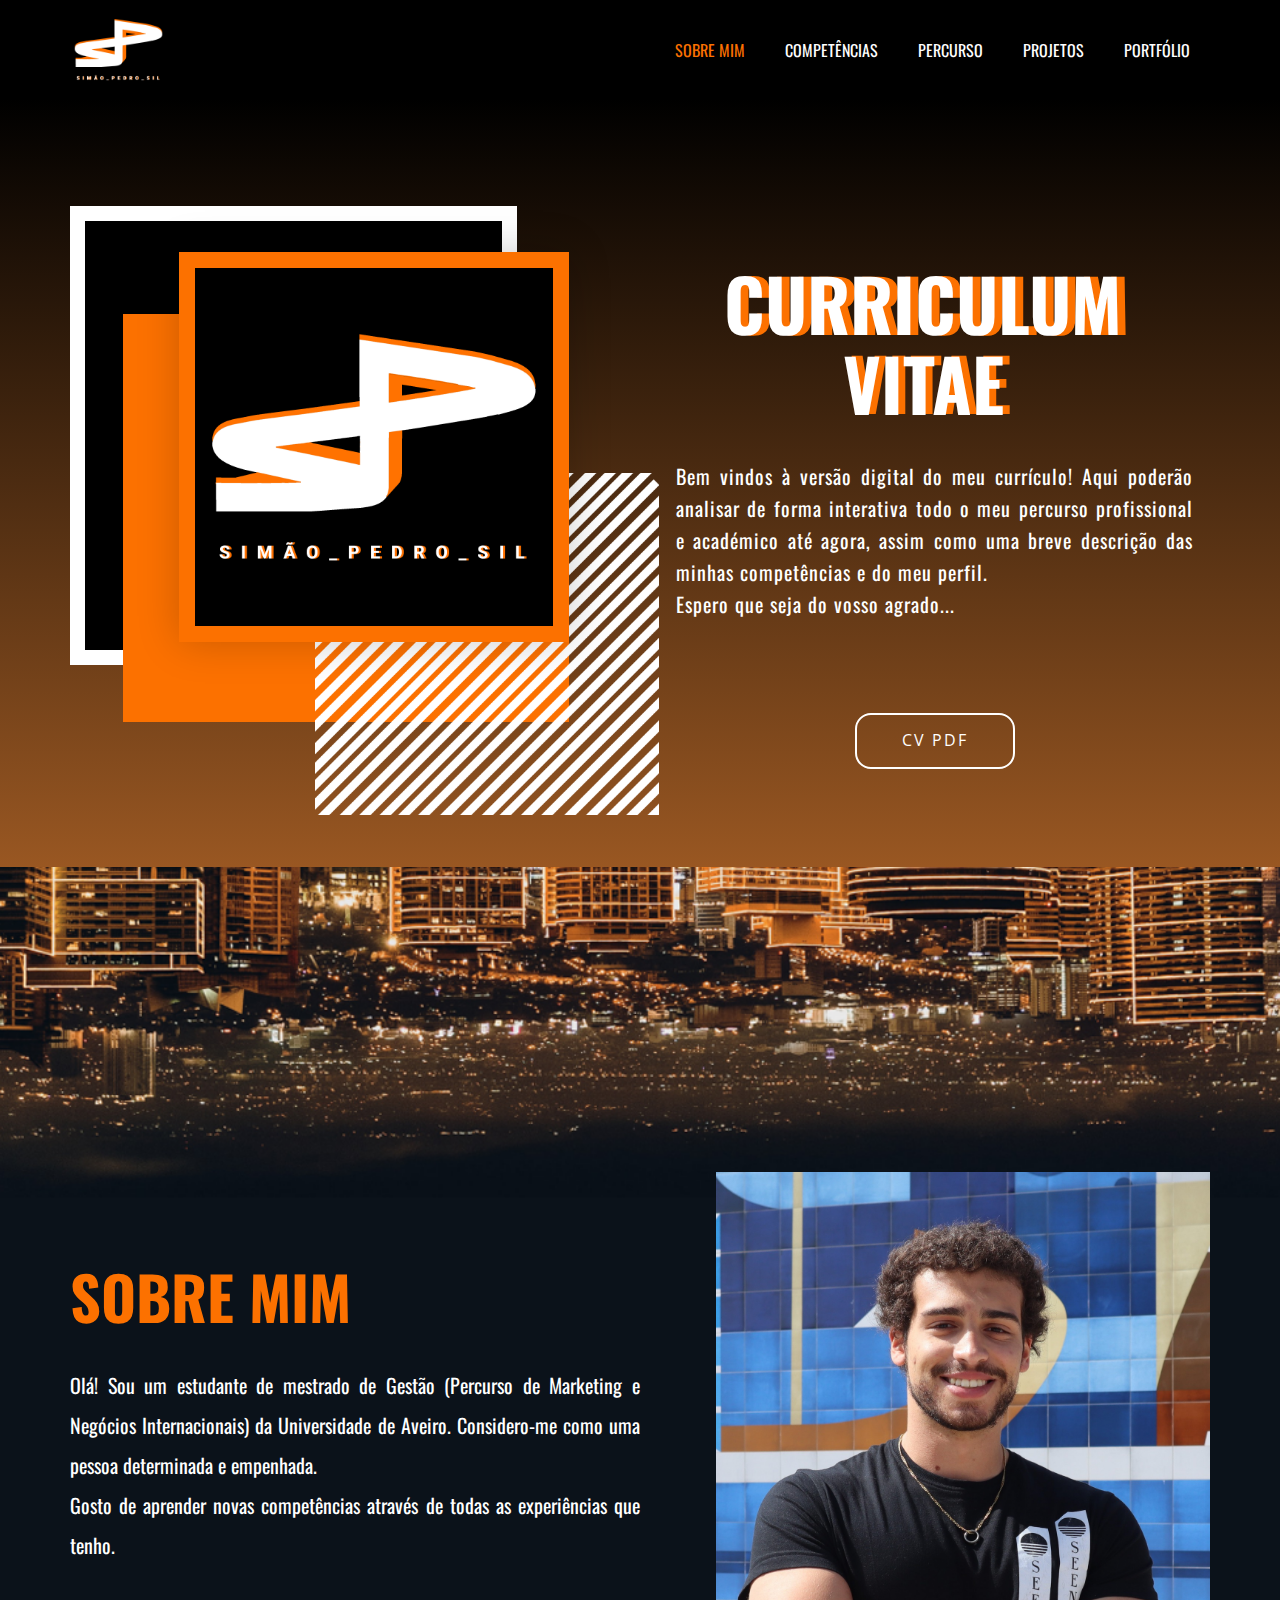
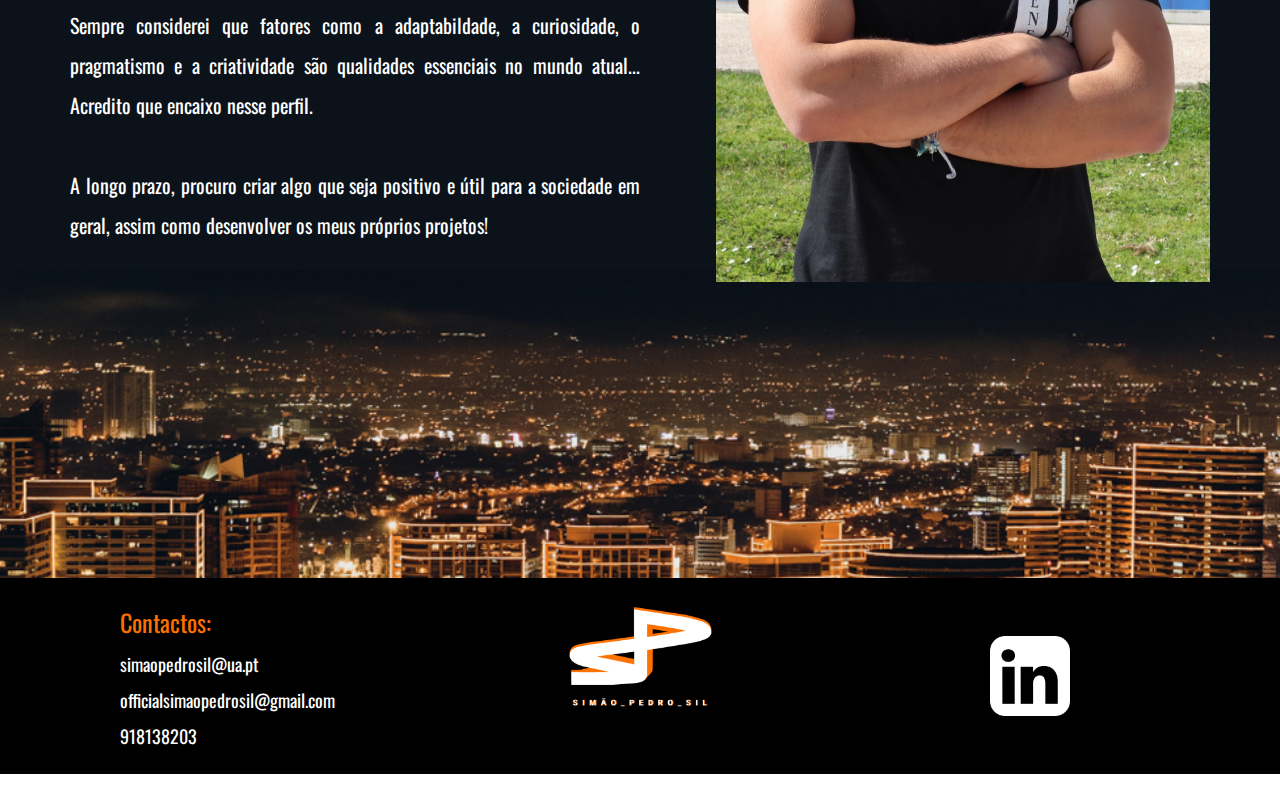
<file: index.html>
<!DOCTYPE html>
<html style="font-size: 16px;" lang="pt"><head>
    <meta name="viewport" content="width=device-width, initial-scale=1.0">
    <meta charset="utf-8">
    <meta name="keywords" content="CURRICULUM VITAE, CURRICULUM VITAE">
    <meta name="description" content="">
    <title>SOBRE MIM</title>
    <link rel="stylesheet" href="nicepage.css" media="screen">
<link rel="stylesheet" href="SOBRE-MIM.css" media="screen">
    <script class="u-script" type="text/javascript" src="jquery.js" "="" defer=""></script>
    <script class="u-script" type="text/javascript" src="nicepage.js" "="" defer=""></script>
    <meta name="generator" content="Nicepage 4.17.10, nicepage.com">
    <link id="u-theme-google-font" rel="stylesheet" href="https://fonts.googleapis.com/css?family=Roboto:100,100i,300,300i,400,400i,500,500i,700,700i,900,900i|Open+Sans:300,300i,400,400i,500,500i,600,600i,700,700i,800,800i">
    <link id="u-page-google-font" rel="stylesheet" href="https://fonts.googleapis.com/css?family=Oswald:200,300,400,500,600,700">
    
    
    
    <script type="application/ld+json">{
		"@context": "http://schema.org",
		"@type": "Organization",
		"name": "CV_2022",
		"logo": "images/ASSINATURA_ILUSTRAO1.jpg"
}</script>
    <meta name="theme-color" content="#478ac9">
    <meta property="og:title" content="SOBRE MIM">
    <meta property="og:type" content="website">
  </head>
  <body data-home-page="SOBRE-MIM.html" data-home-page-title="SOBRE MIM" class="u-body u-xl-mode" data-lang="pt"><header class="u-black u-clearfix u-header u-header" id="sec-56d4"><div class="u-clearfix u-sheet u-sheet-1">
        <img src="images/ASSINATURA_ILUSTRAO.jpg" alt="" class="u-image u-image-default u-preserve-proportions u-image-1" data-image-width="2000" data-image-height="2000">
        <nav class="u-menu u-menu-dropdown u-offcanvas u-menu-1">
          <div class="menu-collapse u-custom-font u-font-oswald" style="font-size: 1rem; letter-spacing: 0px; font-weight: 400;">
            <a class="u-button-style u-custom-left-right-menu-spacing u-custom-padding-bottom u-custom-text-active-color u-custom-text-hover-color u-custom-top-bottom-menu-spacing u-nav-link u-text-active-palette-1-base u-text-hover-palette-2-base u-text-white" href="#" style="font-size: calc(1em + 20px);">
              <svg class="u-svg-link" viewBox="0 0 24 24"><use xmlns:xlink="http://www.w3.org/1999/xlink" xlink:href="#menu-hamburger"></use></svg>
              <svg class="u-svg-content" version="1.1" id="menu-hamburger" viewBox="0 0 16 16" x="0px" y="0px" xmlns:xlink="http://www.w3.org/1999/xlink" xmlns="http://www.w3.org/2000/svg"><g><rect y="1" width="16" height="2"></rect><rect y="7" width="16" height="2"></rect><rect y="13" width="16" height="2"></rect>
</g></svg>
            </a>
          </div>
          <div class="u-custom-menu u-nav-container">
            <ul class="u-custom-font u-font-oswald u-nav u-unstyled u-nav-1"><li class="u-nav-item"><a class="u-button-style u-nav-link u-text-active-custom-color-2 u-text-hover-custom-color-2" href="SOBRE-MIM.html" style="padding: 10px 20px;">SOBRE MIM</a>
</li><li class="u-nav-item"><a class="u-button-style u-nav-link u-text-active-custom-color-2 u-text-hover-custom-color-2" href="COMPETÊNCIAS.html" style="padding: 10px 20px;">COMPETÊNCIAS</a>
</li><li class="u-nav-item"><a class="u-button-style u-nav-link u-text-active-custom-color-2 u-text-hover-custom-color-2" href="PERCURSO.html" style="padding: 10px 20px;">PERCURSO</a>
</li><li class="u-nav-item"><a class="u-button-style u-nav-link u-text-active-custom-color-2 u-text-hover-custom-color-2" href="PROJETOS.html" style="padding: 10px 20px;">PROJETOS</a>
</li><li class="u-nav-item"><a class="u-button-style u-nav-link u-text-active-custom-color-2 u-text-hover-custom-color-2" href="PORTFÓLIO.html" style="padding: 10px 20px;">PORTFÓLIO</a>
</li></ul>
          </div>
          <div class="u-custom-menu u-nav-container-collapse">
            <div class="u-black u-container-style u-inner-container-layout u-opacity u-opacity-65 u-sidenav">
              <div class="u-inner-container-layout u-sidenav-overflow">
                <div class="u-menu-close"></div>
                <ul class="u-align-center u-custom-font u-font-oswald u-nav u-popupmenu-items u-spacing-0 u-text-active-custom-color-2 u-text-hover-custom-color-2 u-unstyled u-nav-2"><li class="u-nav-item"><a class="u-button-style u-nav-link" href="SOBRE-MIM.html" style="padding: 10px 20px;">SOBRE MIM</a>
</li><li class="u-nav-item"><a class="u-button-style u-nav-link" href="COMPETÊNCIAS.html" style="padding: 10px 20px;">COMPETÊNCIAS</a>
</li><li class="u-nav-item"><a class="u-button-style u-nav-link" href="PERCURSO.html" style="padding: 10px 20px;">PERCURSO</a>
</li><li class="u-nav-item"><a class="u-button-style u-nav-link" href="PROJETOS.html" style="padding: 10px 20px;">PROJETOS</a>
</li><li class="u-nav-item"><a class="u-button-style u-nav-link" href="PORTFÓLIO.html" style="padding: 10px 20px;">PORTFÓLIO</a>
</li></ul>
              </div>
            </div>
            <div class="u-custom-color-2 u-menu-overlay u-opacity u-opacity-65"></div>
          </div>
        </nav>
      </div></header> 
    <section class="u-clearfix u-gradient u-section-1" id="sec-4a00">
      <div class="u-clearfix u-sheet u-sheet-1">
        <div class="u-clearfix u-expanded-width u-gutter-0 u-layout-wrap u-layout-wrap-1">
          <div class="u-layout">
            <div class="u-layout-row">
              <div class="u-container-style u-layout-cell u-left-cell u-size-31-lg u-size-31-xl u-size-34-md u-size-34-sm u-size-34-xs u-layout-cell-1">
                <div class="u-container-layout u-container-layout-1">
                  <div class="u-black u-border-15 u-border-white u-shape u-shape-rectangle u-shape-1"></div>
                  <div class="u-custom-color-2 u-shape u-shape-rectangle u-shape-2"></div>
                  <div class="u-container-style u-group u-image u-image-1" data-image-width="1000" data-image-height="1000">
                    <div class="u-container-layout u-container-layout-2"></div>
                  </div>
                  <img class="u-border-16 u-border-custom-color-2 u-image u-image-default u-image-2" data-image-width="2000" data-image-height="2000" src="images/ASSINATURA_ILUSTRAO.jpg">
                </div>
              </div>
              <div class="u-container-style u-layout-cell u-right-cell u-size-26-md u-size-26-sm u-size-26-xs u-size-29-lg u-size-29-xl u-layout-cell-2">
                <div class="u-container-layout u-container-layout-3">
                  <h1 class="u-align-center u-custom-font u-font-oswald u-text u-text-custom-color-2 u-text-1">CURRICULUM VITAE</h1>
                  <h1 class="u-align-center u-custom-font u-font-oswald u-text u-text-body-alt-color u-text-2">CURRICULUM VITAE</h1>
                  <p class="u-align-justify u-custom-font u-font-oswald u-large-text u-text u-text-body-alt-color u-text-variant u-text-3">Bem vindos à versão digital do meu currículo! Aqui poderão analisar de forma interativa todo o meu percurso profissional e académico até agora, assim como uma breve descrição das minhas competências e do meu perfil.<br>Espero que seja do vosso agrado...
                  </p>
                  <a href="files/CV_PT-1.pdf" class="u-active-custom-color-2 u-align-center u-border-2 u-border-active-white u-border-hover-white u-border-white u-btn u-btn-round u-button-style u-file-link u-hover-custom-color-2 u-none u-radius-16 u-btn-1" title="learn more" target="_blank">CV PDF</a>
                </div>
              </div>
            </div>
          </div>
        </div>
      </div>
    </section>
    <section class="u-clearfix u-image u-section-2" id="sec-ec47" data-image-width="1000" data-image-height="1000">
      <div class="u-expanded-width u-shape u-shape-rectangle u-shape-1"></div>
      <div class="u-clearfix u-layout-wrap u-layout-wrap-1">
        <div class="u-layout">
          <div class="u-layout-row">
            <div class="u-container-style u-layout-cell u-left-cell u-size-34 u-layout-cell-1">
              <div class="u-container-layout u-container-layout-1">
                <h2 class="u-custom-font u-font-oswald u-text u-text-custom-color-2 u-text-1">SOBRE MIM </h2>
                <p class="u-align-justify u-custom-font u-font-oswald u-text u-text-2">
                  <span class="u-text-body-alt-color">Olá! Sou um estudante de mestrado de Gestão (Percurso de Marketing e Negócios Internacionais) da Universidade de Aveiro. Considero-me como uma pessoa determinada e empenhada.<br>Gosto de aprender novas competências através de todas as experiências que tenho.&nbsp;<br>
                    <br>Sempre considerei que fatores como a adaptabildade, a curiosidade, o pragmatismo e a criatividade são qualidades essenciais no mundo atual... Acredito que encaixo 
nesse perfil.&nbsp;<br>
                    <br>A longo prazo, procuro criar algo que seja positivo e útil para a sociedade em 
geral, assim como desenvolver os meus próprios projetos!
                  </span>
                </p>
              </div>
            </div>
            <div class="u-align-left u-container-style u-image u-image-default u-layout-cell u-right-cell u-size-26 u-image-1" data-image-width="2594" data-image-height="3360">
              <div class="u-container-layout u-container-layout-2"></div>
            </div>
          </div>
        </div>
      </div>
    </section>
    
    
    <footer class="u-align-center u-black u-clearfix u-footer u-footer" id="sec-38b0"><div class="u-align-left u-clearfix u-sheet u-sheet-1">
        <div class="u-clearfix u-expanded-width u-gutter-30 u-layout-wrap u-layout-wrap-1">
          <div class="u-gutter-0 u-layout">
            <div class="u-layout-row">
              <div class="u-align-center-sm u-align-center-xs u-align-left-md u-align-left-xl u-container-style u-layout-cell u-left-cell u-size-20 u-size-20-md u-layout-cell-1">
                <div class="u-container-layout u-valign-middle-xl u-container-layout-1"><!--position-->
                  <div data-position="" class="u-position u-position-1"><!--block-->
                    <div class="u-block">
                      <div class="u-block-container u-clearfix"><!--block_header-->
                        <h5 class="u-block-header u-custom-font u-font-oswald u-text u-text-custom-color-2 u-text-1"><!--block_header_content-->Contactos:<!--/block_header_content--></h5><!--/block_header--><!--block_content-->
                        <div class="u-block-content u-custom-font u-font-oswald u-text u-text-2"><!--block_content_content-->simaopedrosil@ua.pt<br>officialsimaopedrosil@gmail.com<br>918138203<!--/block_content_content-->
                        </div><!--/block_content-->
                      </div>
                    </div><!--/block-->
                  </div><!--/position-->
                </div>
              </div>
              <div class="u-align-center-sm u-align-right-md u-container-style u-layout-cell u-size-20 u-size-20-md u-layout-cell-2">
                <div class="u-container-layout u-valign-bottom-lg u-valign-bottom-md u-container-layout-2">
                  <a href="#" class="u-image u-logo u-image-1" data-image-width="2000" data-image-height="2000" title="logo">
                    <img src="images/ASSINATURA_ILUSTRAO1.jpg" class="u-logo-image u-logo-image-1" data-image-width="162.4">
                  </a>
                </div>
              </div>
              <div class="u-align-center-sm u-align-center-xs u-align-left-lg u-align-left-md u-align-left-xl u-container-style u-layout-cell u-right-cell u-size-20 u-size-20-md u-layout-cell-3">
                <div class="u-container-layout u-valign-middle u-container-layout-3">
                  <img src="images/linkedin-icon-18-256.png" alt="" class="u-image u-image-default u-preserve-proportions u-image-2" data-image-width="256" data-image-height="256" data-href="https://www.linkedin.com/in/sim%C3%A3o-pedro-sil/" data-target="_blank">
                </div>
              </div>
            </div>
          </div>
        </div>
      </div></footer>
  
  
</body></html>
</file>
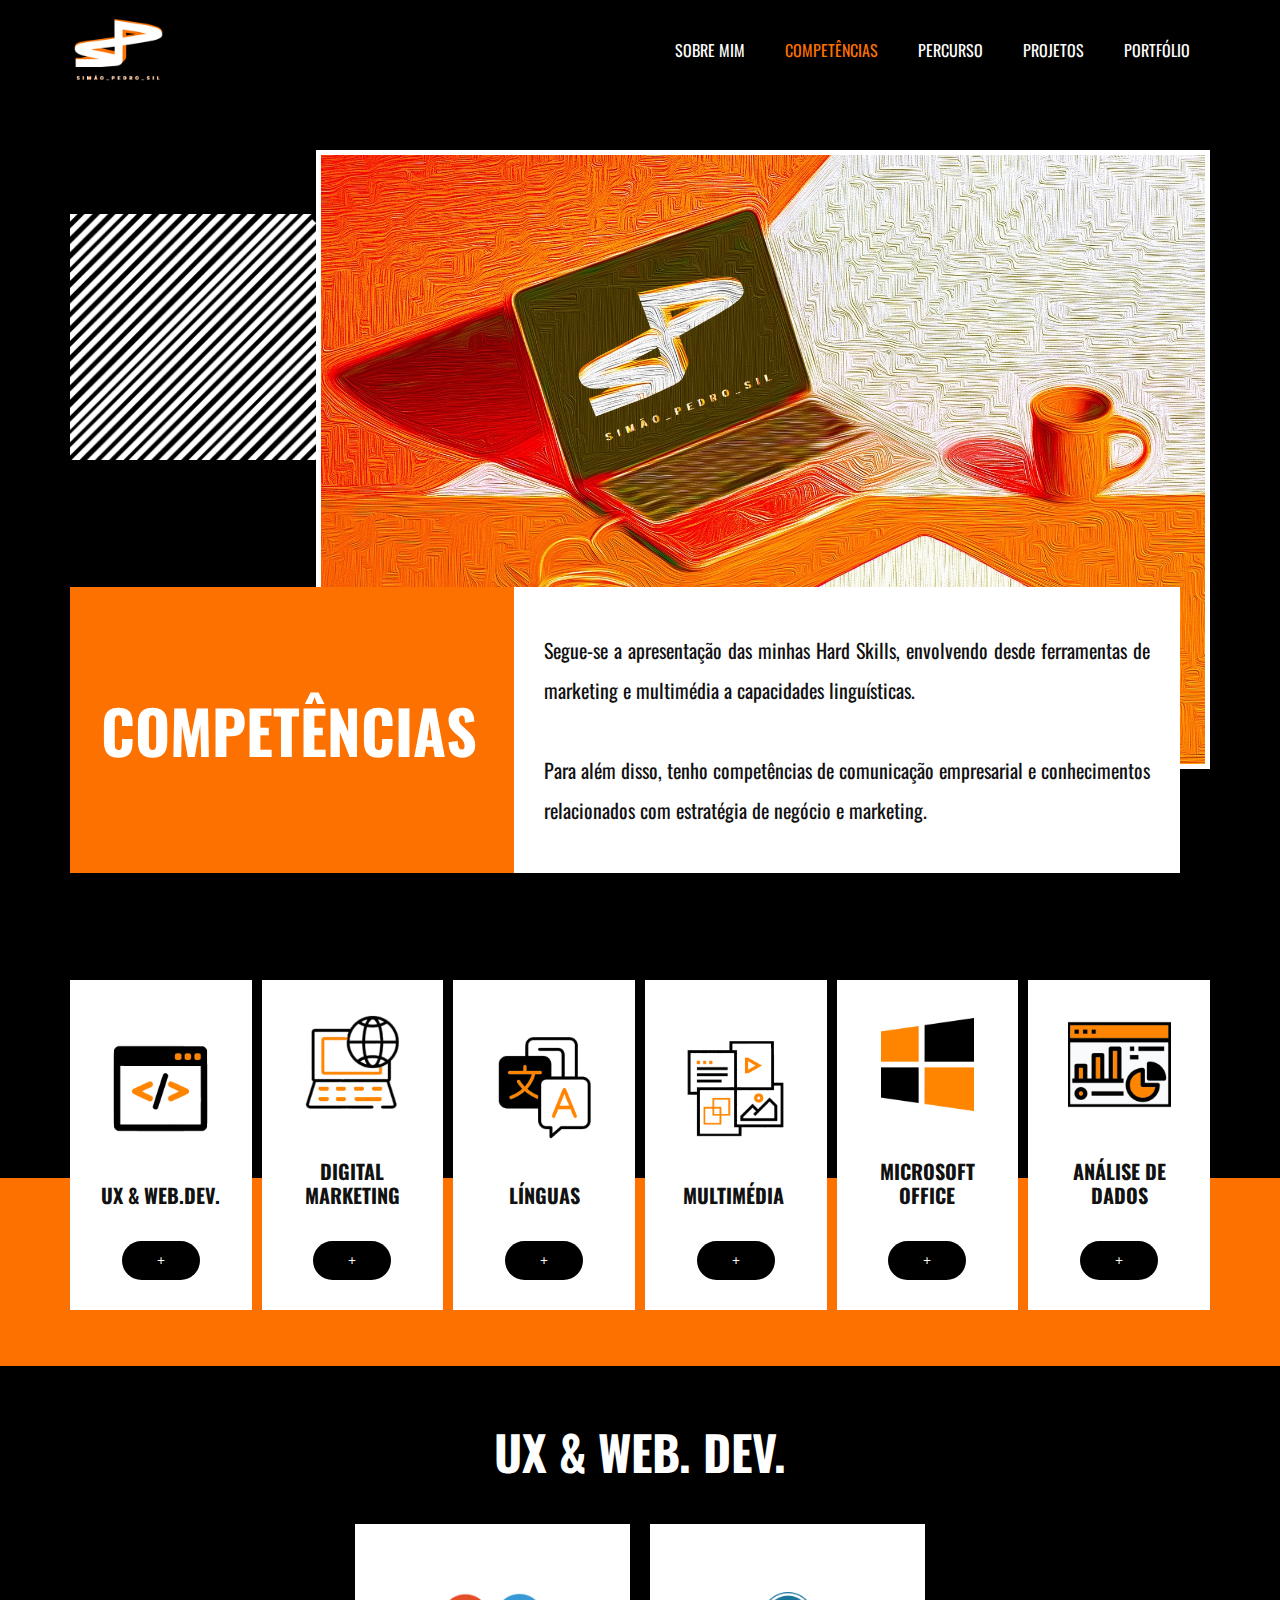
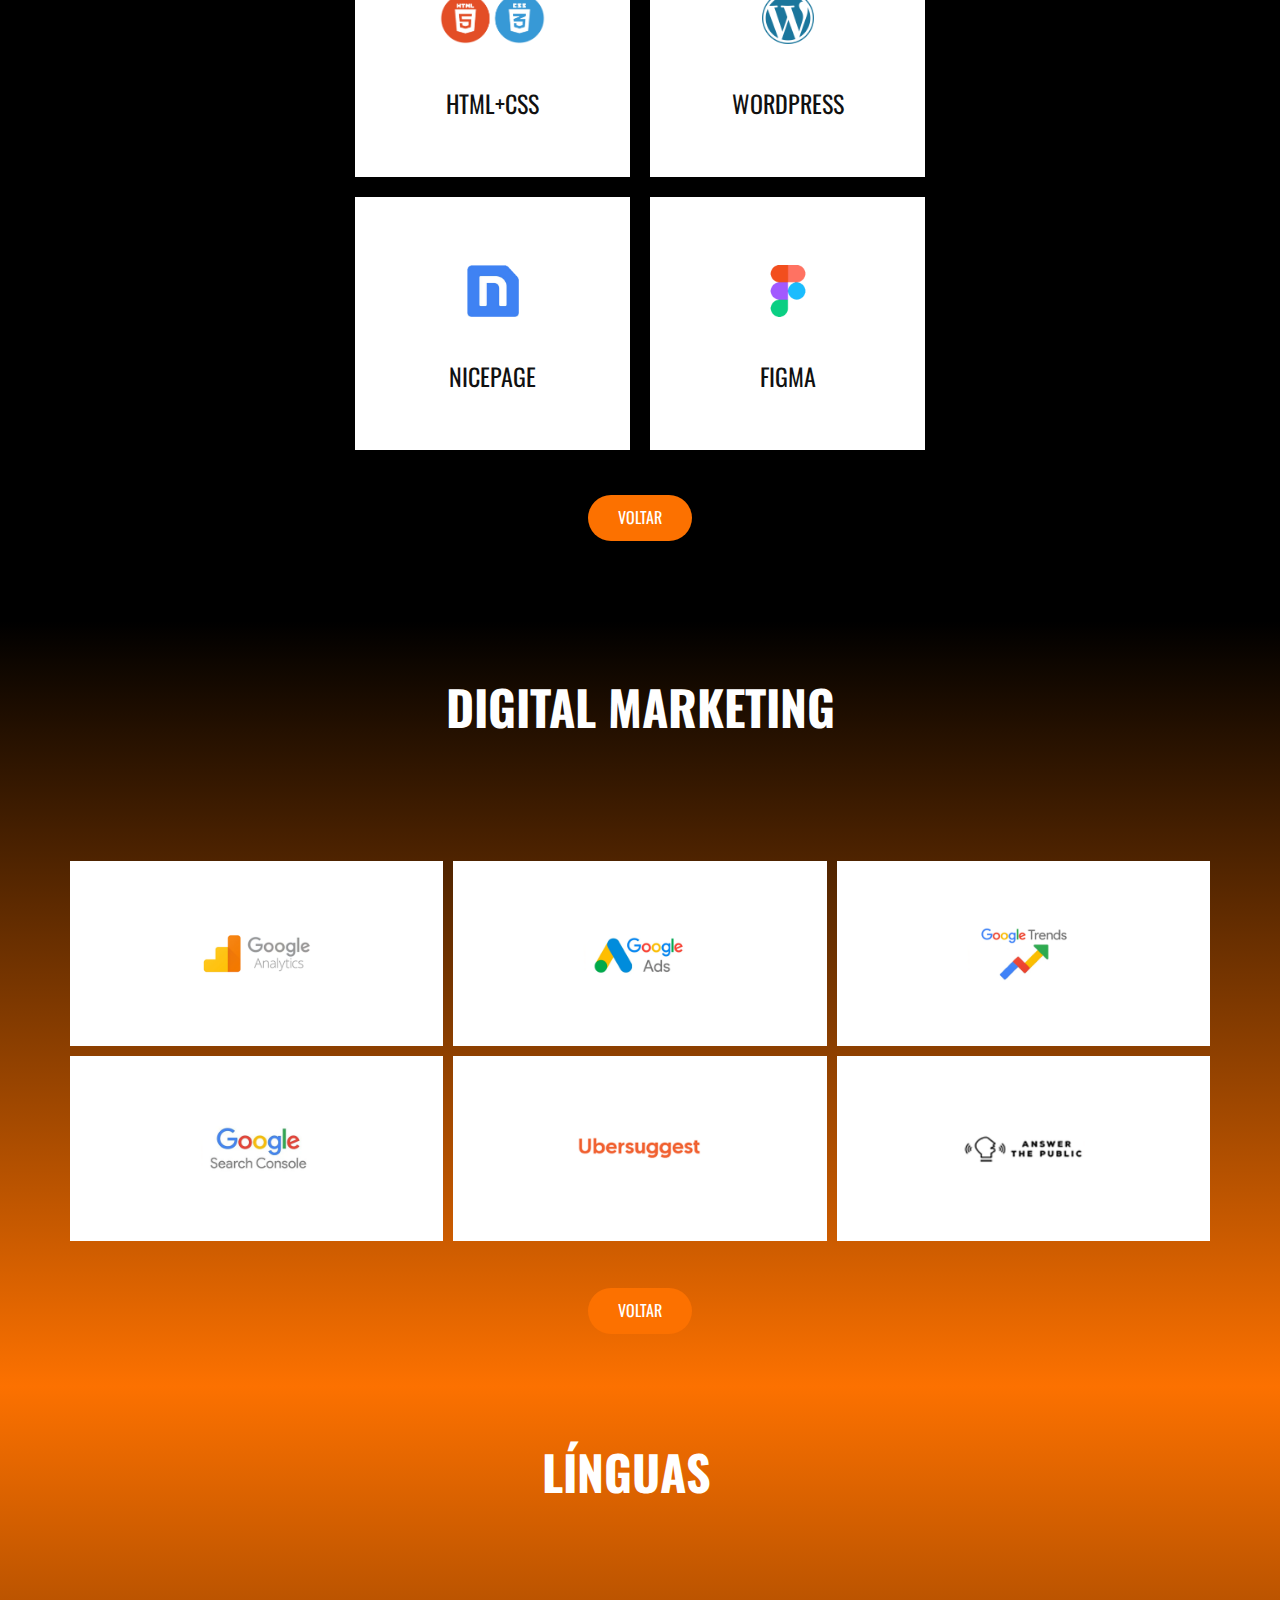
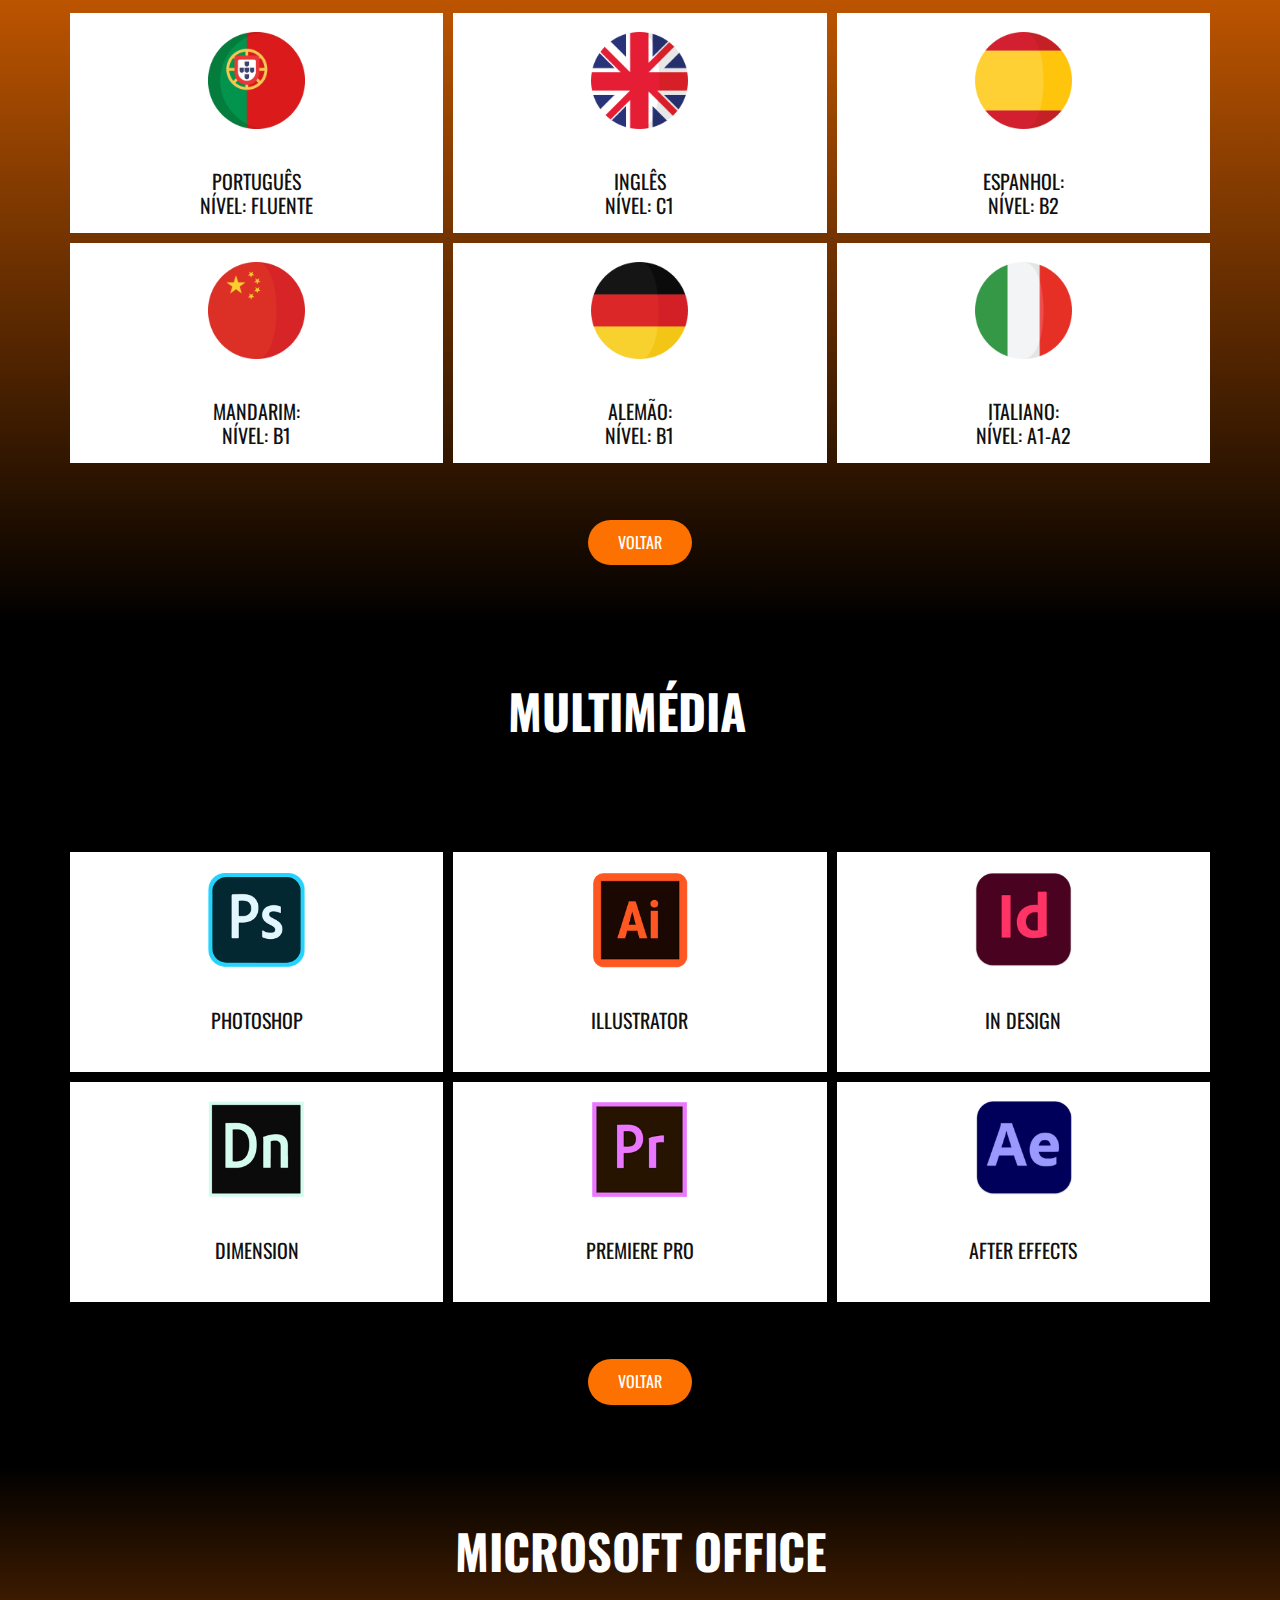
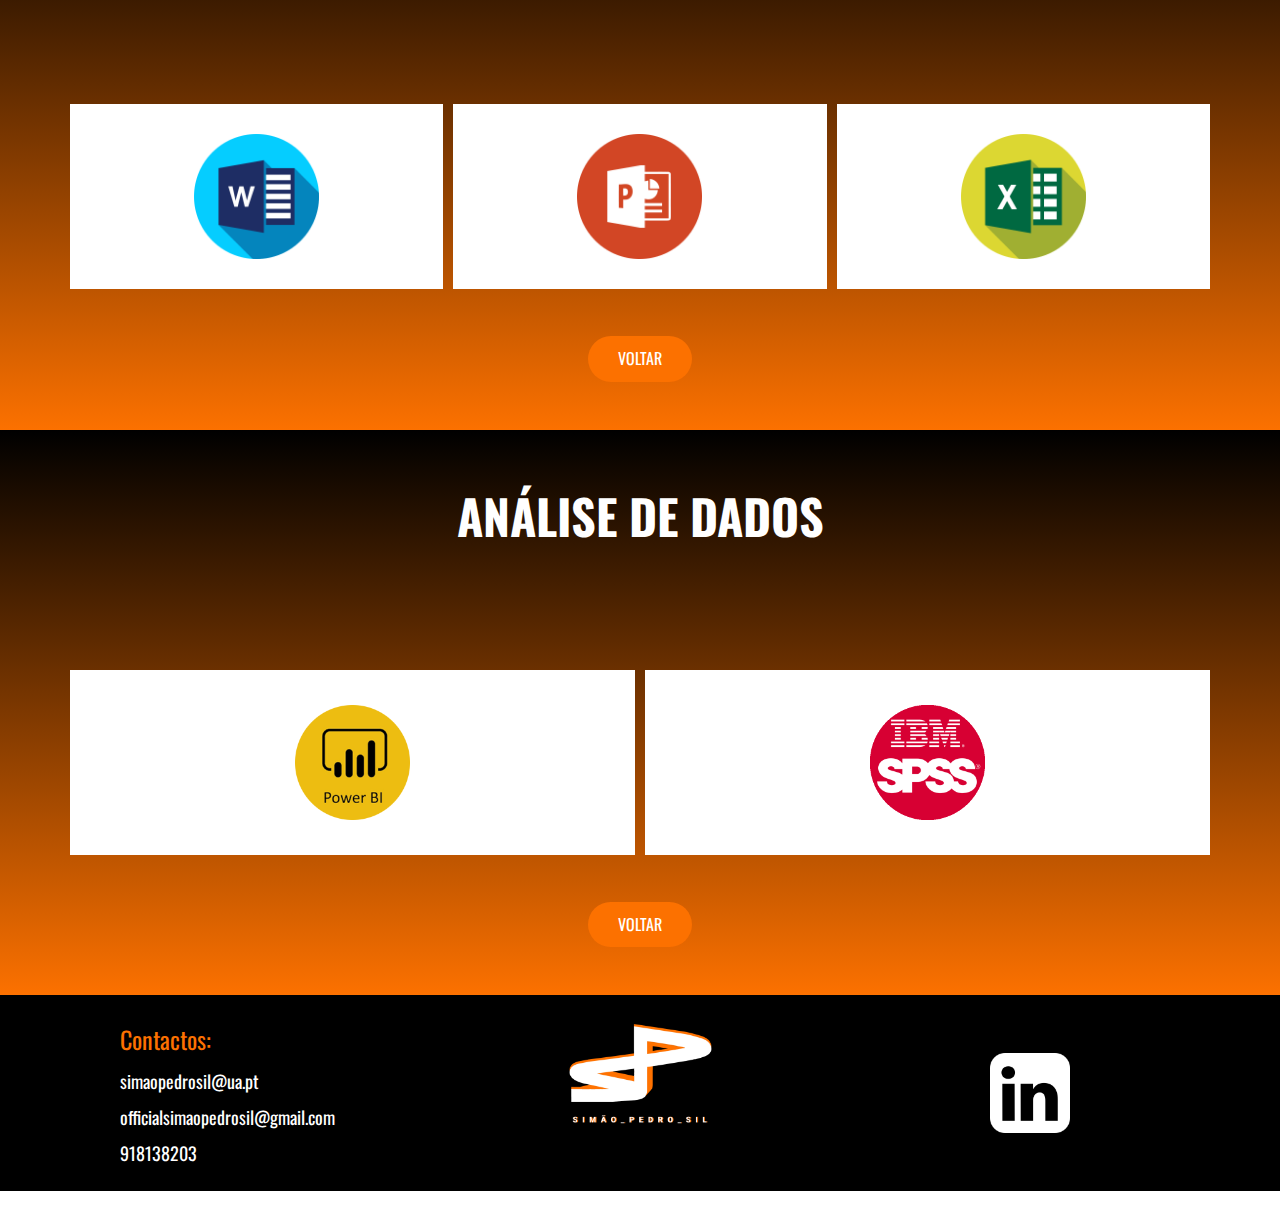
<file: COMPETÊNCIAS.html>
<!DOCTYPE html>
<html style="font-size: 16px;" lang="pt"><head>
    <meta name="viewport" content="width=device-width, initial-scale=1.0">
    <meta charset="utf-8">
    <meta name="keywords" content="UX &amp;amp; WEB. DEV.">
    <meta name="description" content="">
    <title>COMPETÊNCIAS</title>
    <link rel="stylesheet" href="nicepage.css" media="screen">
<link rel="stylesheet" href="COMPETÊNCIAS.css" media="screen">
    <script class="u-script" type="text/javascript" src="jquery.js" "="" defer=""></script>
    <script class="u-script" type="text/javascript" src="nicepage.js" "="" defer=""></script>
    <meta name="generator" content="Nicepage 4.17.10, nicepage.com">
    <link id="u-theme-google-font" rel="stylesheet" href="https://fonts.googleapis.com/css?family=Roboto:100,100i,300,300i,400,400i,500,500i,700,700i,900,900i|Open+Sans:300,300i,400,400i,500,500i,600,600i,700,700i,800,800i">
    <link id="u-page-google-font" rel="stylesheet" href="https://fonts.googleapis.com/css?family=Oswald:200,300,400,500,600,700">
    
    
    
    
    
    
    
    
    
    <script type="application/ld+json">{
		"@context": "http://schema.org",
		"@type": "Organization",
		"name": "CV_2022",
		"logo": "images/ASSINATURA_ILUSTRAO1.jpg"
}</script>
    <meta name="theme-color" content="#478ac9">
    <meta property="og:title" content="COMPETÊNCIAS">
    <meta property="og:type" content="website">
  </head>
  <body class="u-body u-xl-mode" data-lang="pt"><header class="u-black u-clearfix u-header u-header" id="sec-56d4"><div class="u-clearfix u-sheet u-sheet-1">
        <img src="images/ASSINATURA_ILUSTRAO.jpg" alt="" class="u-image u-image-default u-preserve-proportions u-image-1" data-image-width="2000" data-image-height="2000">
        <nav class="u-menu u-menu-dropdown u-offcanvas u-menu-1">
          <div class="menu-collapse u-custom-font u-font-oswald" style="font-size: 1rem; letter-spacing: 0px; font-weight: 400;">
            <a class="u-button-style u-custom-left-right-menu-spacing u-custom-padding-bottom u-custom-text-active-color u-custom-text-hover-color u-custom-top-bottom-menu-spacing u-nav-link u-text-active-palette-1-base u-text-hover-palette-2-base u-text-white" href="#" style="font-size: calc(1em + 20px);">
              <svg class="u-svg-link" viewBox="0 0 24 24"><use xmlns:xlink="http://www.w3.org/1999/xlink" xlink:href="#menu-hamburger"></use></svg>
              <svg class="u-svg-content" version="1.1" id="menu-hamburger" viewBox="0 0 16 16" x="0px" y="0px" xmlns:xlink="http://www.w3.org/1999/xlink" xmlns="http://www.w3.org/2000/svg"><g><rect y="1" width="16" height="2"></rect><rect y="7" width="16" height="2"></rect><rect y="13" width="16" height="2"></rect>
</g></svg>
            </a>
          </div>
          <div class="u-custom-menu u-nav-container">
            <ul class="u-custom-font u-font-oswald u-nav u-unstyled u-nav-1"><li class="u-nav-item"><a class="u-button-style u-nav-link u-text-active-custom-color-2 u-text-hover-custom-color-2" href="SOBRE-MIM.html" style="padding: 10px 20px;">SOBRE MIM</a>
</li><li class="u-nav-item"><a class="u-button-style u-nav-link u-text-active-custom-color-2 u-text-hover-custom-color-2" href="COMPETÊNCIAS.html" style="padding: 10px 20px;">COMPETÊNCIAS</a>
</li><li class="u-nav-item"><a class="u-button-style u-nav-link u-text-active-custom-color-2 u-text-hover-custom-color-2" href="PERCURSO.html" style="padding: 10px 20px;">PERCURSO</a>
</li><li class="u-nav-item"><a class="u-button-style u-nav-link u-text-active-custom-color-2 u-text-hover-custom-color-2" href="PROJETOS.html" style="padding: 10px 20px;">PROJETOS</a>
</li><li class="u-nav-item"><a class="u-button-style u-nav-link u-text-active-custom-color-2 u-text-hover-custom-color-2" href="PORTFÓLIO.html" style="padding: 10px 20px;">PORTFÓLIO</a>
</li></ul>
          </div>
          <div class="u-custom-menu u-nav-container-collapse">
            <div class="u-black u-container-style u-inner-container-layout u-opacity u-opacity-65 u-sidenav">
              <div class="u-inner-container-layout u-sidenav-overflow">
                <div class="u-menu-close"></div>
                <ul class="u-align-center u-custom-font u-font-oswald u-nav u-popupmenu-items u-spacing-0 u-text-active-custom-color-2 u-text-hover-custom-color-2 u-unstyled u-nav-2"><li class="u-nav-item"><a class="u-button-style u-nav-link" href="SOBRE-MIM.html" style="padding: 10px 20px;">SOBRE MIM</a>
</li><li class="u-nav-item"><a class="u-button-style u-nav-link" href="COMPETÊNCIAS.html" style="padding: 10px 20px;">COMPETÊNCIAS</a>
</li><li class="u-nav-item"><a class="u-button-style u-nav-link" href="PERCURSO.html" style="padding: 10px 20px;">PERCURSO</a>
</li><li class="u-nav-item"><a class="u-button-style u-nav-link" href="PROJETOS.html" style="padding: 10px 20px;">PROJETOS</a>
</li><li class="u-nav-item"><a class="u-button-style u-nav-link" href="PORTFÓLIO.html" style="padding: 10px 20px;">PORTFÓLIO</a>
</li></ul>
              </div>
            </div>
            <div class="u-custom-color-2 u-menu-overlay u-opacity u-opacity-65"></div>
          </div>
        </nav>
      </div></header>
    <section class="u-align-left u-black u-clearfix u-section-1" id="carousel_d716">
      <div class="u-clearfix u-sheet u-valign-middle-md u-valign-middle-sm u-valign-middle-xs u-sheet-1">
        <img class="u-image u-image-default u-preserve-proportions u-image-1" src="images/Whitestripes2.png" alt="" data-image-width="1000" data-image-height="1000">
        <img class="u-border-5 u-border-white u-image u-image-default u-image-2" src="images/PC_Logo.jpg" data-image-width="1920" data-image-height="1280">
        <div class="u-clearfix u-expanded-width-lg u-expanded-width-md u-expanded-width-sm u-expanded-width-xs u-layout-custom-sm u-layout-custom-xs u-layout-wrap u-layout-wrap-1">
          <div class="u-layout">
            <div class="u-layout-row">
              <div class="u-align-left u-container-style u-custom-color-2 u-layout-cell u-size-24-lg u-size-24-md u-size-24-xl u-size-60-sm u-size-60-xs u-layout-cell-1">
                <div class="u-container-layout u-valign-middle u-container-layout-1">
                  <h4 class="u-custom-font u-font-oswald u-text u-text-1">COMPETÊNCIAS</h4>
                </div>
              </div>
              <div class="u-container-style u-layout-cell u-size-36-lg u-size-36-md u-size-36-xl u-size-60-sm u-size-60-xs u-white u-layout-cell-2">
                <div class="u-container-layout u-valign-middle u-container-layout-2">
                  <p class="u-align-justify u-custom-font u-font-oswald u-text u-text-2">Segue-se a apresentação das minhas Hard Skills, envolvendo desde ferramentas de marketing e multimédia a capacidades linguísticas.<br>
                    <br>Para além disso, tenho competências de comunicação empresarial e conhecimentos relacionados com estratégia de negócio e marketing.
                  </p>
                </div>
              </div>
            </div>
          </div>
        </div>
      </div>
    </section>
    <section class="u-align-center u-clearfix u-custom-color-2 u-section-2" id="carousel_6982">
      <div class="u-clearfix u-expanded-width u-layout-wrap u-layout-wrap-1">
        <div class="u-layout">
          <div class="u-layout-row">
            <div class="u-align-left u-black u-container-style u-hidden-xs u-layout-cell u-size-30 u-layout-cell-1">
              <div class="u-container-layout u-valign-top-xs u-container-layout-1"></div>
            </div>
            <div class="u-align-left u-black u-container-style u-hidden-xs u-layout-cell u-size-30 u-layout-cell-2">
              <div class="u-container-layout u-container-layout-2"></div>
            </div>
          </div>
        </div>
      </div>
      <div class="u-list u-list-1">
        <div class="u-repeater u-repeater-1">
          <div class="u-align-center u-container-style u-list-item u-repeater-item u-white u-list-item-1">
            <div class="u-container-layout u-similar-container u-valign-bottom u-container-layout-3">
              <img class="u-image u-image-default u-preserve-proportions u-image-1" src="images/WebDev.png" alt="" data-image-width="600" data-image-height="600">
              <h4 class="u-custom-font u-font-oswald u-text u-text-1">UX &amp; WEB.DEV.</h4>
              <a href="COMPETÊNCIAS.html#sec-68a4" data-page-id="2292828520" class="u-black u-border-none u-btn u-btn-round u-button-style u-hover-custom-color-2 u-radius-50 u-text-white u-btn-1"> +</a>
            </div>
          </div>
          <div class="u-align-center u-container-style u-list-item u-repeater-item u-video-cover u-white">
            <div class="u-container-layout u-similar-container u-valign-bottom u-container-layout-4">
              <img class="u-image u-image-default u-preserve-proportions u-image-2" src="images/MKT_DIGITAL.png" alt="" data-image-width="600" data-image-height="600">
              <h4 class="u-custom-font u-font-oswald u-text u-text-2">DIGITAL MARKETING</h4>
              <a href="COMPETÊNCIAS.html#sec-358f" data-page-id="2292828520" class="u-black u-border-none u-btn u-btn-round u-button-style u-hover-custom-color-2 u-radius-50 u-text-white u-btn-2">+</a>
            </div>
          </div>
          <div class="u-align-center u-container-style u-list-item u-repeater-item u-video-cover u-white">
            <div class="u-container-layout u-similar-container u-valign-bottom u-container-layout-5">
              <img class="u-image u-image-default u-preserve-proportions u-image-3" src="images/Linguas.png" alt="" data-image-width="600" data-image-height="600">
              <h4 class="u-custom-font u-font-oswald u-text u-text-3">LÍNGUAS</h4>
              <a href="COMPETÊNCIAS.html#sec-0b50" data-page-id="2292828520" class="u-black u-border-none u-btn u-btn-round u-button-style u-hover-custom-color-2 u-radius-50 u-text-white u-btn-3">+</a>
            </div>
          </div>
          <div class="u-align-center u-container-style u-list-item u-repeater-item u-video-cover u-white">
            <div class="u-container-layout u-similar-container u-valign-bottom u-container-layout-6">
              <img class="u-image u-image-default u-preserve-proportions u-image-4" src="images/Multimedia.png" alt="" data-image-width="600" data-image-height="600">
              <h4 class="u-custom-font u-font-oswald u-text u-text-4"> MULTIMÉDIA&nbsp;<br>
              </h4>
              <a href="COMPETÊNCIAS.html#carousel_dcbe" data-page-id="2292828520" class="u-black u-border-none u-btn u-btn-round u-button-style u-hover-custom-color-2 u-radius-50 u-text-white u-btn-4">+</a>
            </div>
          </div>
          <div class="u-align-center u-container-style u-list-item u-repeater-item u-video-cover u-white">
            <div class="u-container-layout u-similar-container u-valign-bottom u-container-layout-7">
              <img class="u-image u-image-default u-preserve-proportions u-image-5" src="images/office.png" alt="" data-image-width="600" data-image-height="600">
              <h4 class="u-custom-font u-font-oswald u-text u-text-5">MICROSOFT OFFICE</h4>
              <a href="COMPETÊNCIAS.html#sec-60e8" data-page-id="2292828520" class="u-black u-border-none u-btn u-btn-round u-button-style u-hover-custom-color-2 u-radius-50 u-text-white u-btn-5">+</a>
            </div>
          </div>
          <div class="u-align-center u-container-style u-list-item u-repeater-item u-video-cover u-white">
            <div class="u-container-layout u-similar-container u-valign-bottom u-container-layout-8">
              <img class="u-image u-image-default u-preserve-proportions u-image-6" src="images/dados.png" alt="" data-image-width="600" data-image-height="600">
              <h4 class="u-custom-font u-font-oswald u-text u-text-6">ANÁLISE DE DADOS<br>
              </h4>
              <a href="COMPETÊNCIAS.html#carousel_1791" data-page-id="2292828520" class="u-black u-border-none u-btn u-btn-round u-button-style u-hover-custom-color-2 u-radius-50 u-text-white u-btn-6">+</a>
            </div>
          </div>
        </div>
      </div>
    </section>
    <section class="u-align-center u-black u-clearfix u-section-3" id="sec-68a4">
      <div class="u-clearfix u-sheet u-sheet-1">
        <h1 class="u-custom-font u-font-oswald u-text u-text-1">UX &amp; WEB. DEV.</h1>
        <div class="u-expanded-width-md u-expanded-width-sm u-expanded-width-xs u-list u-list-1">
          <div class="u-repeater u-repeater-1">
            <div class="u-align-center u-container-style u-list-item u-repeater-item u-white u-list-item-1">
              <div class="u-container-layout u-similar-container u-container-layout-1"><span class="u-file-icon u-icon u-icon-1"><img src="images/CSS_HTML-removebg-preview.png" alt=""></span>
                <h4 class="u-align-center u-custom-font u-font-oswald u-text u-text-default u-text-2">HTML+CSS</h4>
              </div>
            </div>
            <div class="u-align-center u-container-style u-list-item u-repeater-item u-white u-list-item-2">
              <div class="u-container-layout u-similar-container u-container-layout-2"><span class="u-file-icon u-icon u-icon-2"><img src="images/wordpress.png" alt=""></span>
                <h4 class="u-align-center u-custom-font u-font-oswald u-text u-text-default u-text-3">WORDPRESS</h4>
              </div>
            </div>
            <div class="u-align-center u-container-style u-list-item u-repeater-item u-white u-list-item-3">
              <div class="u-container-layout u-similar-container u-container-layout-3"><span class="u-file-icon u-icon u-icon-3"><img src="images/nicepage_logo.png" alt=""></span>
                <h4 class="u-align-center u-custom-font u-font-oswald u-text u-text-default u-text-4">NICEPAGE</h4>
              </div>
            </div>
            <div class="u-align-center u-container-style u-list-item u-repeater-item u-white u-list-item-4">
              <div class="u-container-layout u-similar-container u-container-layout-4"><span class="u-file-icon u-icon u-icon-4"><img src="images/figma_logo.png" alt=""></span>
                <h4 class="u-align-center u-custom-font u-font-oswald u-text u-text-default u-text-5">FIGMA</h4>
              </div>
            </div>
          </div>
        </div>
        <a href="COMPETÊNCIAS.html#carousel_6982" data-page-id="2292828520" class="u-border-none u-btn u-btn-round u-button-style u-custom-color-2 u-custom-font u-font-oswald u-hover-white u-radius-50 u-btn-1">VOLTAR</a>
      </div>
    </section>
    <section class="u-align-center u-clearfix u-gradient u-section-4" id="sec-358f">
      <div class="u-clearfix u-shading u-sheet u-sheet-1">
        <h1 class="u-custom-font u-font-oswald u-text u-text-1">DIGITAL MARKETING</h1>
        <div class="u-expanded-width u-list u-list-1">
          <div class="u-repeater u-repeater-1">
            <div class="u-align-center u-container-style u-list-item u-repeater-item u-white u-list-item-1">
              <div class="u-container-layout u-similar-container u-valign-top u-container-layout-1"><span class="u-file-icon u-icon u-icon-1"><img src="images/google_analytics.png" alt=""></span>
              </div>
            </div>
            <div class="u-align-center u-container-style u-list-item u-repeater-item u-white u-list-item-2">
              <div class="u-container-layout u-similar-container u-valign-top u-container-layout-2"><span class="u-file-icon u-icon u-icon-2"><img src="images/google_ads.png" alt=""></span>
              </div>
            </div>
            <div class="u-align-center u-container-style u-list-item u-repeater-item u-white u-list-item-3">
              <div class="u-container-layout u-similar-container u-valign-top u-container-layout-3"><span class="u-file-icon u-icon u-icon-3"><img src="images/google_trends.png" alt=""></span>
              </div>
            </div>
            <div class="u-align-center u-container-style u-list-item u-repeater-item u-white u-list-item-4">
              <div class="u-container-layout u-similar-container u-valign-top u-container-layout-4"><span class="u-file-icon u-icon u-icon-4"><img src="images/google_sC.png" alt=""></span>
              </div>
            </div>
            <div class="u-align-center u-container-style u-list-item u-repeater-item u-white u-list-item-5">
              <div class="u-container-layout u-similar-container u-valign-top u-container-layout-5"><span class="u-file-icon u-icon u-icon-5"><img src="images/ubersuggest.png" alt=""></span>
              </div>
            </div>
            <div class="u-align-center u-container-style u-list-item u-repeater-item u-white u-list-item-6">
              <div class="u-container-layout u-similar-container u-valign-top u-container-layout-6"><span class="u-file-icon u-icon u-icon-6"><img src="images/answerThePublic.png" alt=""></span>
              </div>
            </div>
          </div>
        </div>
        <a href="COMPETÊNCIAS.html#carousel_6982" data-page-id="2292828520" class="u-border-none u-btn u-btn-round u-button-style u-custom-color-2 u-custom-font u-font-oswald u-hover-white u-radius-50 u-btn-1">VOLTAR</a>
      </div>
    </section>
    <section class="u-clearfix u-gradient u-section-5" id="sec-0b50">
      <div class="u-clearfix u-sheet u-valign-middle-xl u-sheet-1">
        <h1 class="u-align-center u-custom-font u-font-oswald u-text u-text-body-alt-color u-text-1">LÍNGUAS</h1>
        <div class="u-expanded-width u-list u-list-1">
          <div class="u-repeater u-repeater-1">
            <div class="u-align-center u-container-style u-list-item u-repeater-item u-white u-list-item-1">
              <div class="u-container-layout u-similar-container u-valign-top-xl u-container-layout-1">
                <img class="u-image u-image-default u-preserve-proportions u-image-1" src="images/portugal.png" alt="" data-image-width="512" data-image-height="512">
                <h3 class="u-custom-font u-font-oswald u-text u-text-default u-text-2">PORTUGUÊS<br>NÍVEL: FLUENTE
                </h3>
              </div>
            </div>
            <div class="u-align-center u-container-style u-list-item u-repeater-item u-white u-list-item-2">
              <div class="u-container-layout u-similar-container u-valign-top-xl u-container-layout-2">
                <img class="u-image u-image-default u-preserve-proportions u-image-2" src="images/united-kingdom.png" alt="" data-image-width="512" data-image-height="512">
                <h3 class="u-custom-font u-font-oswald u-text u-text-default u-text-3">INGLÊS<br>NÍVEL: C1
                </h3>
              </div>
            </div>
            <div class="u-align-center u-container-style u-list-item u-repeater-item u-white u-list-item-3">
              <div class="u-container-layout u-similar-container u-valign-top-xl u-container-layout-3">
                <img class="u-image u-image-default u-preserve-proportions u-image-3" src="images/spain.png" alt="" data-image-width="512" data-image-height="512">
                <h3 class="u-custom-font u-font-oswald u-text u-text-default u-text-4">ESPANHOL:<br>NÍVEL: B2
                </h3>
              </div>
            </div>
            <div class="u-align-center u-container-style u-list-item u-repeater-item u-white u-list-item-4">
              <div class="u-container-layout u-similar-container u-valign-top-xl u-container-layout-4">
                <img class="u-image u-image-default u-preserve-proportions u-image-4" src="images/china.png" alt="" data-image-width="512" data-image-height="512">
                <h3 class="u-custom-font u-font-oswald u-text u-text-default u-text-5">MANDARIM:<br>NÍVEL: B1
                </h3>
              </div>
            </div>
            <div class="u-align-center u-container-style u-list-item u-repeater-item u-white u-list-item-5">
              <div class="u-container-layout u-similar-container u-valign-top-xl u-container-layout-5">
                <img class="u-image u-image-default u-preserve-proportions u-image-5" src="images/germany.png" alt="" data-image-width="512" data-image-height="512">
                <h3 class="u-custom-font u-font-oswald u-text u-text-default u-text-6">ALEMÃO:<br>NÍVEL: B1
                </h3>
              </div>
            </div>
            <div class="u-align-center u-container-style u-list-item u-repeater-item u-white u-list-item-6">
              <div class="u-container-layout u-similar-container u-valign-top-xl u-container-layout-6">
                <img class="u-image u-image-default u-preserve-proportions u-image-6" src="images/italy.png" alt="" data-image-width="512" data-image-height="512">
                <h3 class="u-custom-font u-font-oswald u-text u-text-default u-text-7">ITALIANO:<br>NÍVEL: A1-A2
                </h3>
              </div>
            </div>
          </div>
        </div>
        <a href="COMPETÊNCIAS.html#carousel_6982" data-page-id="2292828520" class="u-border-none u-btn u-btn-round u-button-style u-custom-color-2 u-custom-font u-font-oswald u-hover-white u-radius-50 u-btn-1">VOLTAR</a>
      </div>
    </section>
    <section class="u-black u-clearfix u-section-6" id="carousel_dcbe">
      <div class="u-clearfix u-sheet u-valign-middle-xl u-sheet-1">
        <h1 class="u-align-center u-custom-font u-font-oswald u-text u-text-body-alt-color u-text-1">MULTIMÉDIA</h1>
        <div class="u-expanded-width u-list u-list-1">
          <div class="u-repeater u-repeater-1">
            <div class="u-align-center u-container-style u-list-item u-repeater-item u-white u-list-item-1">
              <div class="u-container-layout u-similar-container u-valign-top-xl u-container-layout-1">
                <img class="u-image u-image-default u-preserve-proportions u-image-1" src="images/ps.png" alt="" data-image-width="300" data-image-height="300">
                <h3 class="u-custom-font u-font-oswald u-text u-text-default u-text-2">PHOTOSHOP</h3>
              </div>
            </div>
            <div class="u-align-center u-container-style u-list-item u-repeater-item u-white u-list-item-2">
              <div class="u-container-layout u-similar-container u-valign-top-xl u-container-layout-2">
                <img class="u-image u-image-default u-preserve-proportions u-image-2" src="images/ai.png" alt="" data-image-width="300" data-image-height="300">
                <h3 class="u-custom-font u-font-oswald u-text u-text-default u-text-3">ILLUSTRATOR</h3>
              </div>
            </div>
            <div class="u-align-center u-container-style u-list-item u-repeater-item u-white u-list-item-3">
              <div class="u-container-layout u-similar-container u-valign-top-xl u-container-layout-3">
                <img class="u-image u-image-default u-preserve-proportions u-image-3" src="images/id.png" alt="" data-image-width="300" data-image-height="300">
                <h3 class="u-custom-font u-font-oswald u-text u-text-default u-text-4">IN DESIGN</h3>
              </div>
            </div>
            <div class="u-align-center u-container-style u-list-item u-repeater-item u-white u-list-item-4">
              <div class="u-container-layout u-similar-container u-valign-top-xl u-container-layout-4">
                <img class="u-image u-image-default u-preserve-proportions u-image-4" src="images/dn.png" alt="" data-image-width="300" data-image-height="300">
                <h3 class="u-custom-font u-font-oswald u-text u-text-default u-text-5">DIMENSION</h3>
              </div>
            </div>
            <div class="u-align-center u-container-style u-list-item u-repeater-item u-white u-list-item-5">
              <div class="u-container-layout u-similar-container u-valign-top-xl u-container-layout-5">
                <img class="u-image u-image-default u-preserve-proportions u-image-5" src="images/pr.png" alt="" data-image-width="300" data-image-height="300">
                <h3 class="u-custom-font u-font-oswald u-text u-text-default u-text-6">PREMIERE PRO</h3>
              </div>
            </div>
            <div class="u-align-center u-container-style u-list-item u-repeater-item u-white u-list-item-6">
              <div class="u-container-layout u-similar-container u-valign-top-xl u-container-layout-6">
                <img class="u-image u-image-default u-preserve-proportions u-image-6" src="images/ae.png" alt="" data-image-width="300" data-image-height="300">
                <h3 class="u-custom-font u-font-oswald u-text u-text-default u-text-7">AFTER EFFECTS</h3>
              </div>
            </div>
          </div>
        </div>
        <a href="COMPETÊNCIAS.html#carousel_6982" data-page-id="2292828520" class="u-border-none u-btn u-btn-round u-button-style u-custom-color-2 u-custom-font u-font-oswald u-hover-white u-radius-50 u-btn-1">VOLTAR</a>
      </div>
    </section>
    <section class="u-align-center u-clearfix u-gradient u-section-7" id="sec-60e8">
      <div class="u-clearfix u-shading u-sheet u-sheet-1">
        <h1 class="u-custom-font u-font-oswald u-text u-text-1">MICROSOFT OFFICE</h1>
        <div class="u-expanded-width u-list u-list-1">
          <div class="u-repeater u-repeater-1">
            <div class="u-align-center u-container-style u-list-item u-repeater-item u-white u-list-item-1">
              <div class="u-container-layout u-similar-container u-valign-top u-container-layout-1"><span class="u-file-icon u-icon u-icon-1"><img src="images/word.png" alt=""></span>
              </div>
            </div>
            <div class="u-align-center u-container-style u-list-item u-repeater-item u-white u-list-item-2">
              <div class="u-container-layout u-similar-container u-valign-top u-container-layout-2"><span class="u-file-icon u-icon u-icon-2"><img src="images/powerpoint.png" alt=""></span>
              </div>
            </div>
            <div class="u-align-center u-container-style u-list-item u-repeater-item u-white u-list-item-3">
              <div class="u-container-layout u-similar-container u-valign-top u-container-layout-3"><span class="u-file-icon u-icon u-icon-3"><img src="images/excel.png" alt=""></span>
              </div>
            </div>
          </div>
        </div>
        <a href="COMPETÊNCIAS.html#carousel_6982" data-page-id="2292828520" class="u-border-none u-btn u-btn-round u-button-style u-custom-color-2 u-custom-font u-font-oswald u-hover-white u-radius-50 u-btn-1">VOLTAR</a>
      </div>
    </section>
    <section class="u-align-center u-clearfix u-gradient u-section-8" id="carousel_1791">
      <div class="u-clearfix u-shading u-sheet u-sheet-1">
        <h1 class="u-custom-font u-font-oswald u-text u-text-1">ANÁLISE DE DADOS</h1>
        <div class="u-expanded-width u-list u-list-1">
          <div class="u-repeater u-repeater-1">
            <div class="u-align-center u-container-style u-list-item u-repeater-item u-white u-list-item-1">
              <div class="u-container-layout u-similar-container u-valign-top u-container-layout-1"><span class="u-file-icon u-icon u-icon-1"><img src="images/powerbi.png" alt=""></span>
              </div>
            </div>
            <div class="u-align-center u-container-style u-list-item u-repeater-item u-white u-list-item-2">
              <div class="u-container-layout u-similar-container u-valign-top u-container-layout-2"><span class="u-file-icon u-icon u-icon-2"><img src="images/spss.png" alt=""></span>
              </div>
            </div>
          </div>
        </div>
        <a href="COMPETÊNCIAS.html#carousel_6982" data-page-id="2292828520" class="u-border-none u-btn u-btn-round u-button-style u-custom-color-2 u-custom-font u-font-oswald u-hover-white u-radius-50 u-btn-1">VOLTAR</a>
      </div>
    </section>
    
    
    <footer class="u-align-center u-black u-clearfix u-footer u-footer" id="sec-38b0"><div class="u-align-left u-clearfix u-sheet u-sheet-1">
        <div class="u-clearfix u-expanded-width u-gutter-30 u-layout-wrap u-layout-wrap-1">
          <div class="u-gutter-0 u-layout">
            <div class="u-layout-row">
              <div class="u-align-center-sm u-align-center-xs u-align-left-md u-align-left-xl u-container-style u-layout-cell u-left-cell u-size-20 u-size-20-md u-layout-cell-1">
                <div class="u-container-layout u-valign-middle-xl u-container-layout-1"><!--position-->
                  <div data-position="" class="u-position u-position-1"><!--block-->
                    <div class="u-block">
                      <div class="u-block-container u-clearfix"><!--block_header-->
                        <h5 class="u-block-header u-custom-font u-font-oswald u-text u-text-custom-color-2 u-text-1"><!--block_header_content-->Contactos:<!--/block_header_content--></h5><!--/block_header--><!--block_content-->
                        <div class="u-block-content u-custom-font u-font-oswald u-text u-text-2"><!--block_content_content-->simaopedrosil@ua.pt<br>officialsimaopedrosil@gmail.com<br>918138203<!--/block_content_content-->
                        </div><!--/block_content-->
                      </div>
                    </div><!--/block-->
                  </div><!--/position-->
                </div>
              </div>
              <div class="u-align-center-sm u-align-right-md u-container-style u-layout-cell u-size-20 u-size-20-md u-layout-cell-2">
                <div class="u-container-layout u-valign-bottom-lg u-valign-bottom-md u-container-layout-2">
                  <a href="#" class="u-image u-logo u-image-1" data-image-width="2000" data-image-height="2000" title="logo">
                    <img src="images/ASSINATURA_ILUSTRAO1.jpg" class="u-logo-image u-logo-image-1" data-image-width="162.4">
                  </a>
                </div>
              </div>
              <div class="u-align-center-sm u-align-center-xs u-align-left-lg u-align-left-md u-align-left-xl u-container-style u-layout-cell u-right-cell u-size-20 u-size-20-md u-layout-cell-3">
                <div class="u-container-layout u-valign-middle u-container-layout-3">
                  <img src="images/linkedin-icon-18-256.png" alt="" class="u-image u-image-default u-preserve-proportions u-image-2" data-image-width="256" data-image-height="256" data-href="https://www.linkedin.com/in/sim%C3%A3o-pedro-sil/" data-target="_blank">
                </div>
              </div>
            </div>
          </div>
        </div>
      </div></footer>
   
  
</body></html>
</file>
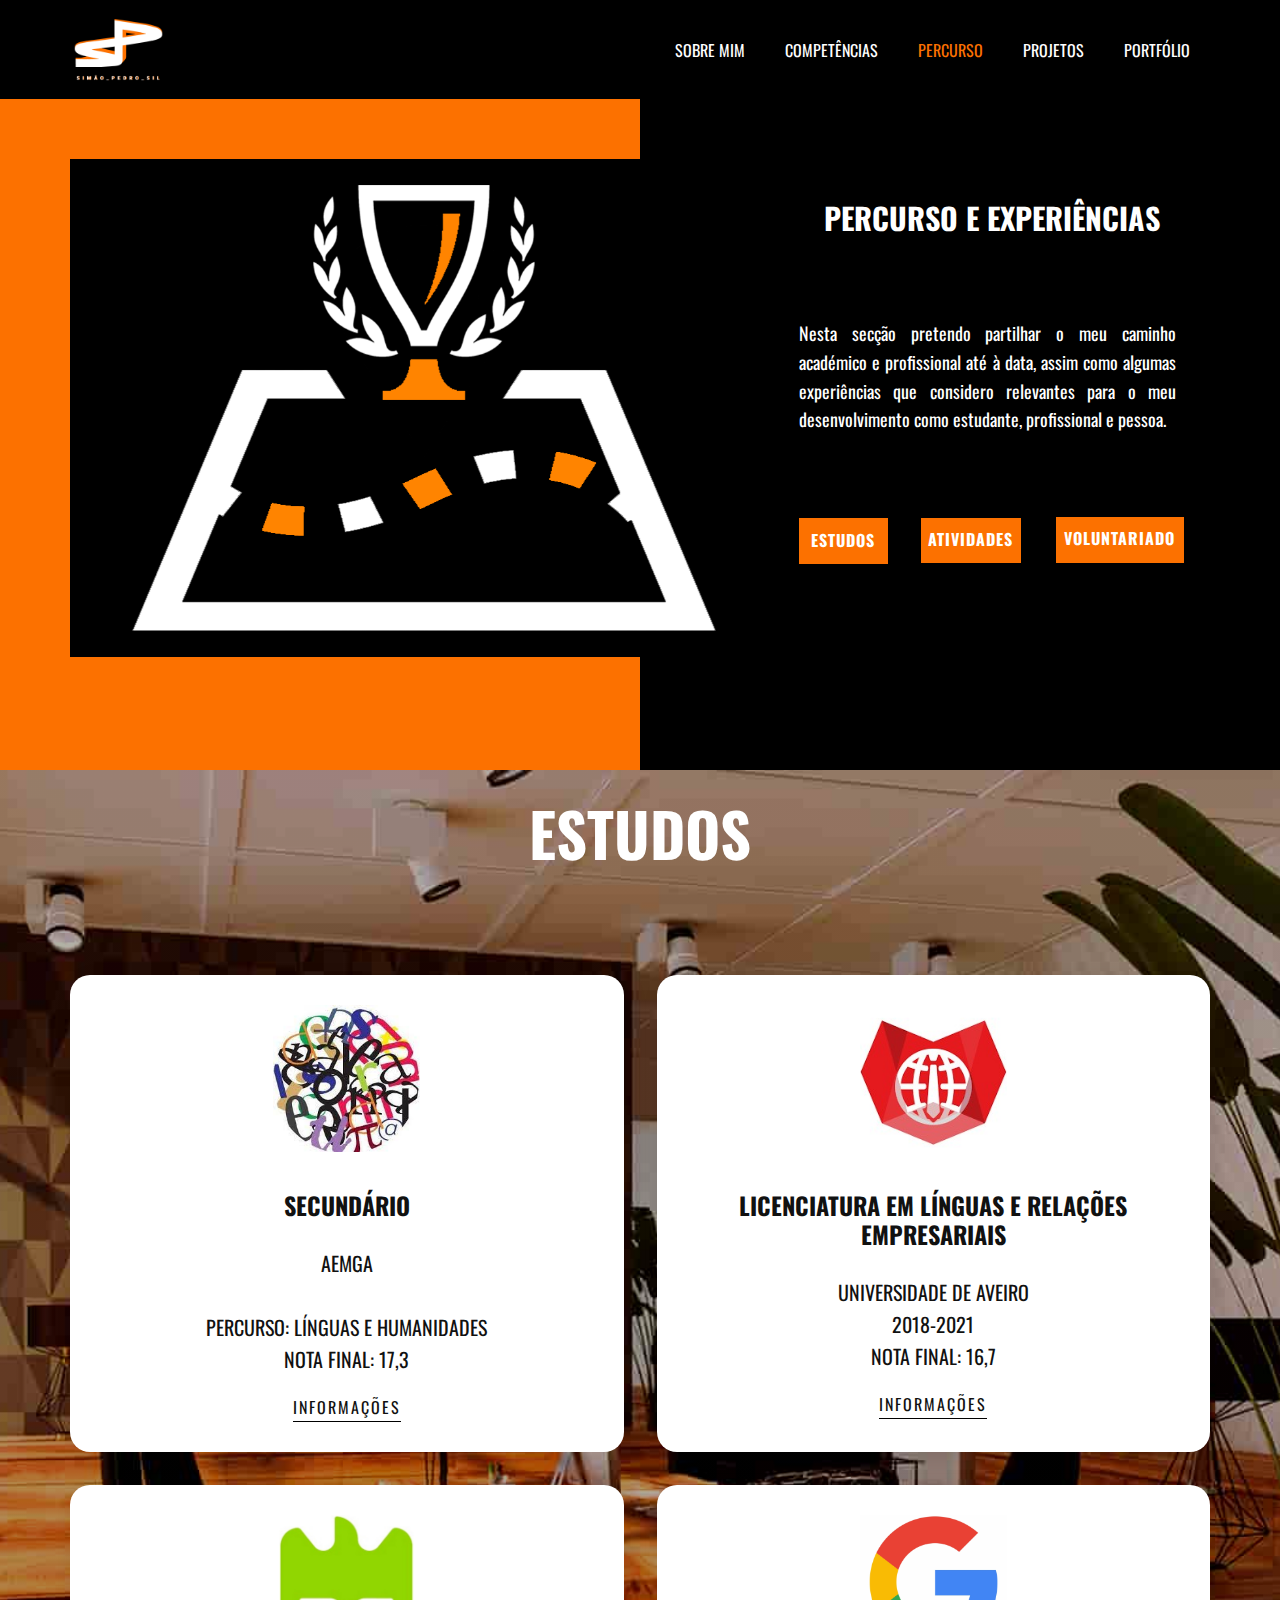
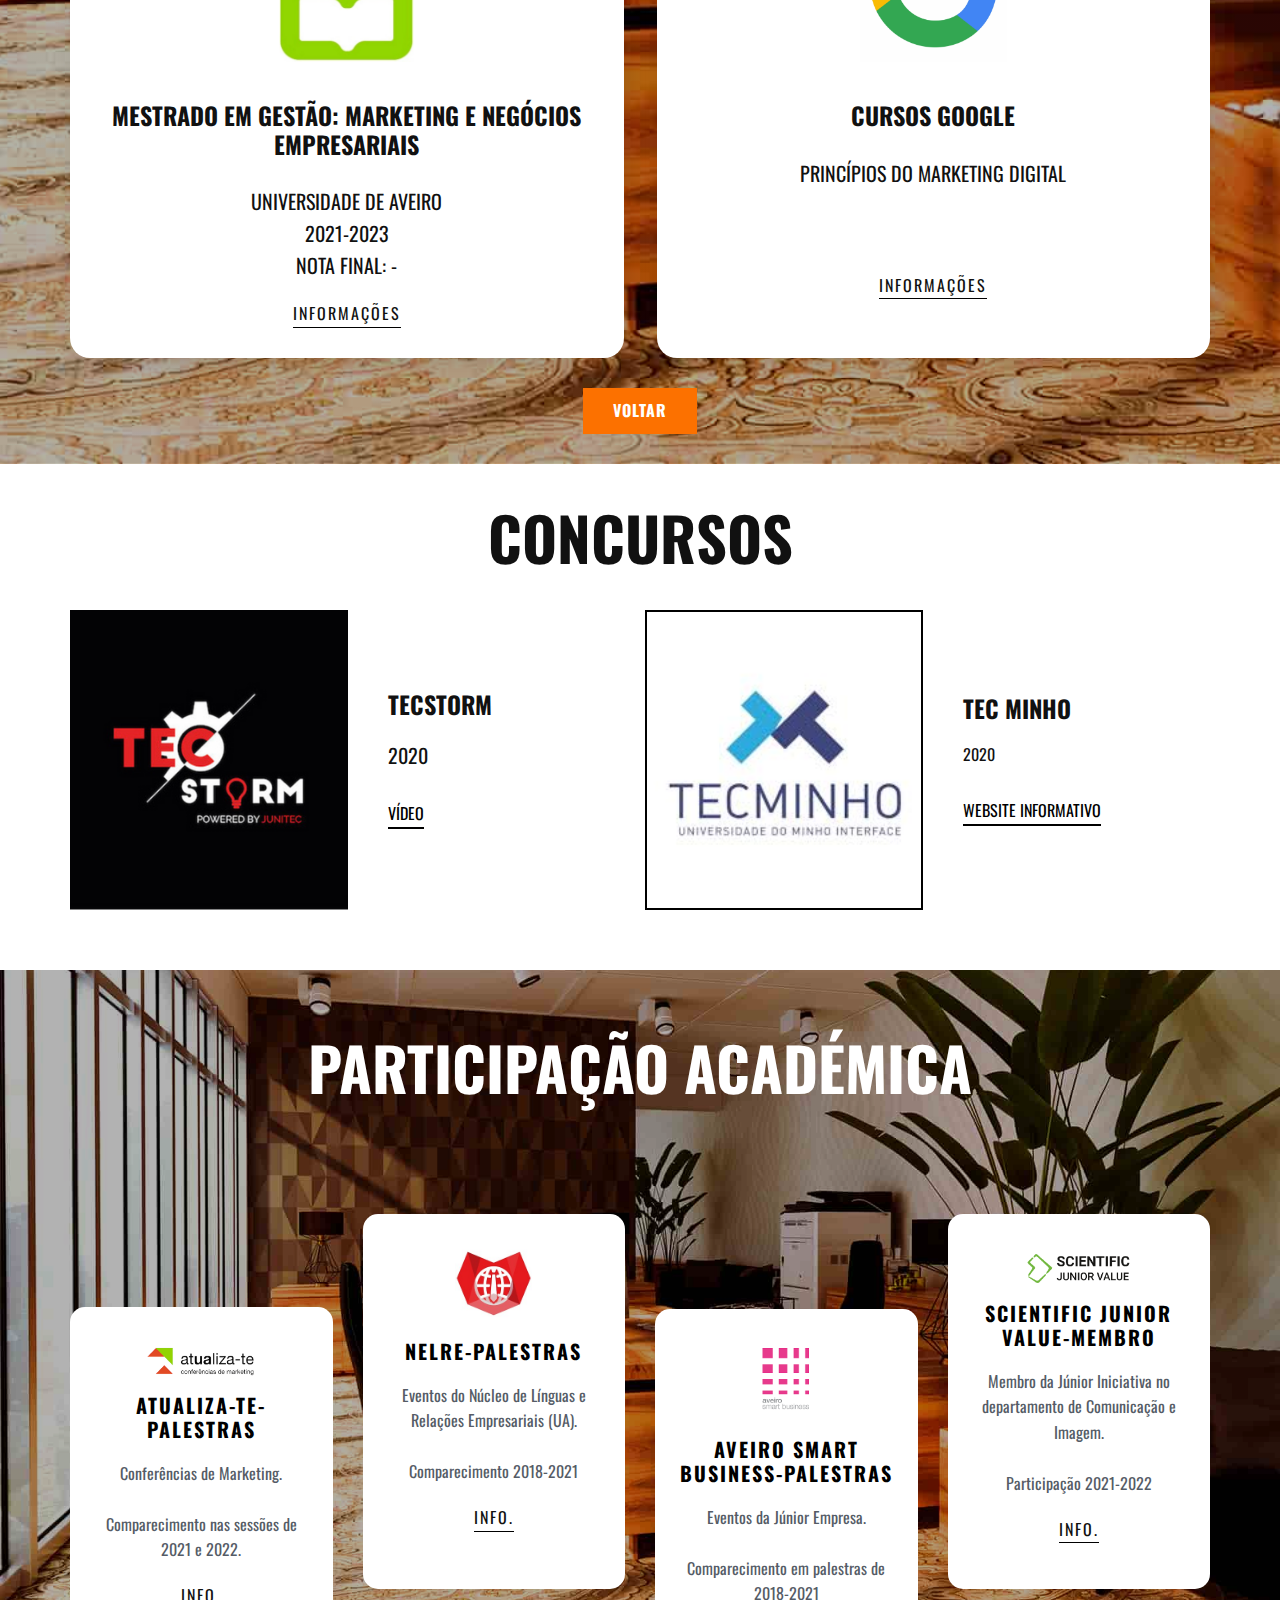
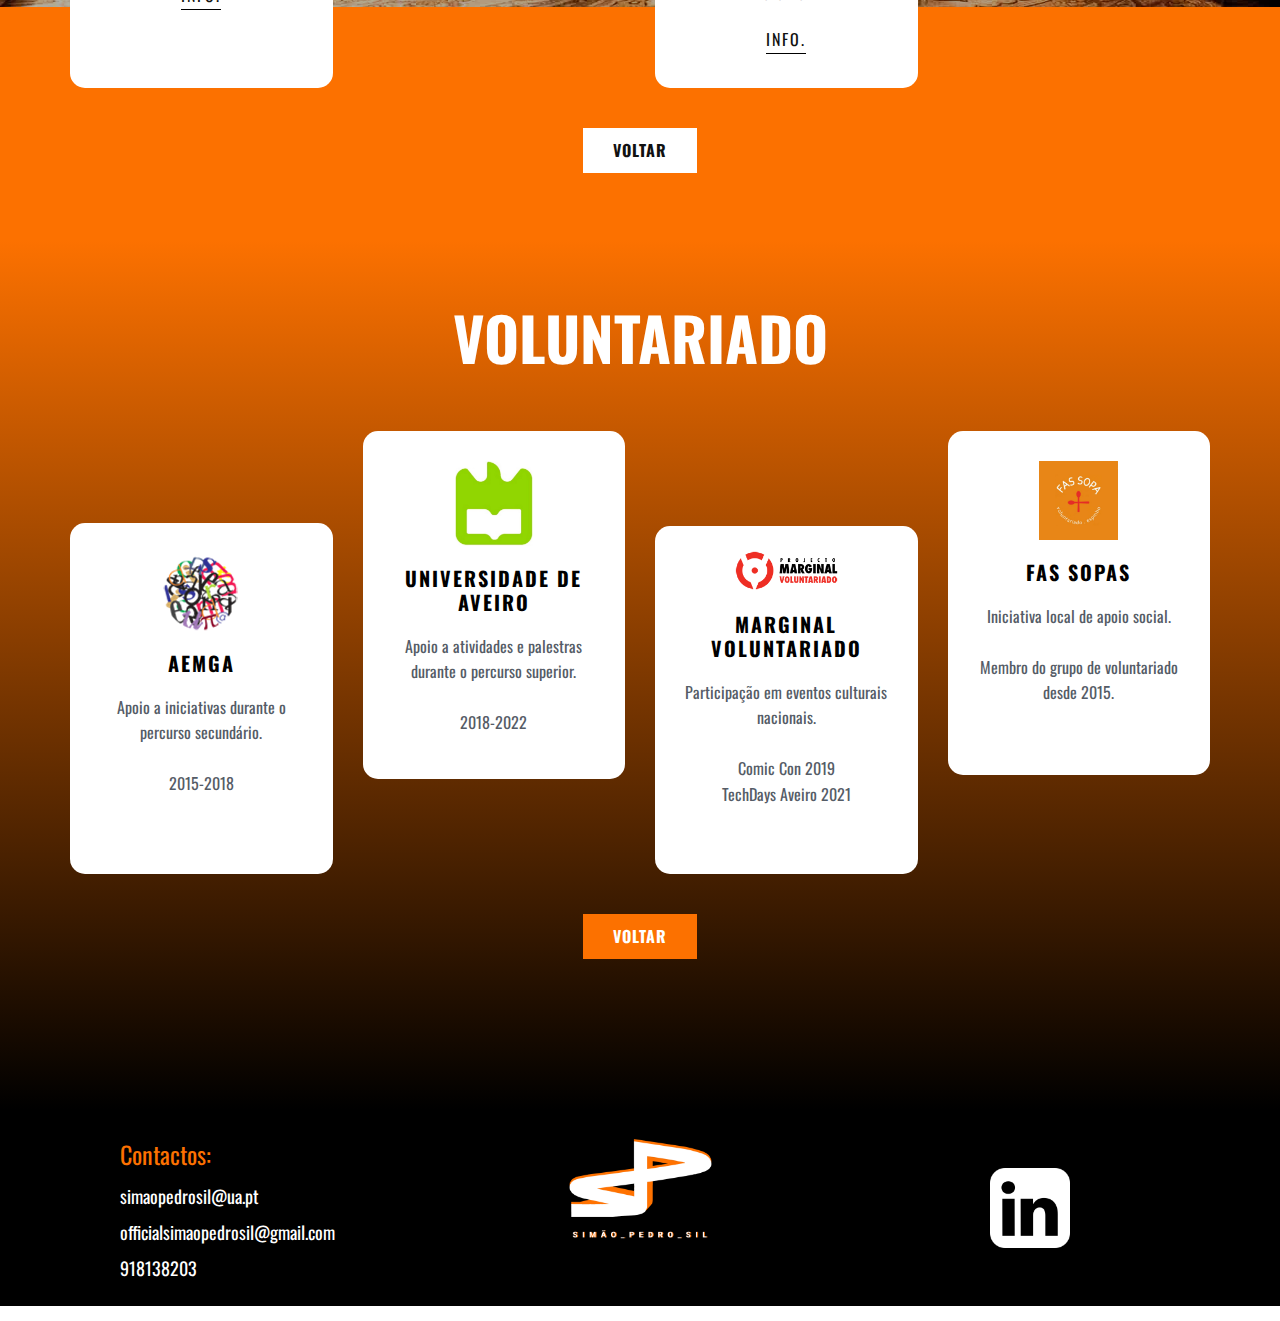
<file: PERCURSO.html>
<!DOCTYPE html>
<html style="font-size: 16px;" lang="pt"><head>
    <meta name="viewport" content="width=device-width, initial-scale=1.0">
    <meta charset="utf-8">
    <meta name="keywords" content="ESTUDOS, CONCURSOS, PARTICIPAÇÃO, VOLUNTARIADO">
    <meta name="description" content="">
    <title>PERCURSO</title>
    <link rel="stylesheet" href="nicepage.css" media="screen">
<link rel="stylesheet" href="PERCURSO.css" media="screen">
    <script class="u-script" type="text/javascript" src="jquery.js" "="" defer=""></script>
    <script class="u-script" type="text/javascript" src="nicepage.js" "="" defer=""></script>
    <meta name="generator" content="Nicepage 4.17.10, nicepage.com">
    <link id="u-theme-google-font" rel="stylesheet" href="https://fonts.googleapis.com/css?family=Roboto:100,100i,300,300i,400,400i,500,500i,700,700i,900,900i|Open+Sans:300,300i,400,400i,500,500i,600,600i,700,700i,800,800i">
    <link id="u-page-google-font" rel="stylesheet" href="https://fonts.googleapis.com/css?family=Oswald:200,300,400,500,600,700">
    
    
    
    
    
    
    <script type="application/ld+json">{
		"@context": "http://schema.org",
		"@type": "Organization",
		"name": "CV_2022",
		"logo": "images/ASSINATURA_ILUSTRAO1.jpg"
}</script>
    <meta name="theme-color" content="#478ac9">
    <meta property="og:title" content="PERCURSO">
    <meta property="og:type" content="website">
  </head>
  <body class="u-body u-xl-mode" data-lang="pt"><header class="u-black u-clearfix u-header u-header" id="sec-56d4"><div class="u-clearfix u-sheet u-sheet-1">
        <img src="images/ASSINATURA_ILUSTRAO.jpg" alt="" class="u-image u-image-default u-preserve-proportions u-image-1" data-image-width="2000" data-image-height="2000">
        <nav class="u-menu u-menu-dropdown u-offcanvas u-menu-1">
          <div class="menu-collapse u-custom-font u-font-oswald" style="font-size: 1rem; letter-spacing: 0px; font-weight: 400;">
            <a class="u-button-style u-custom-left-right-menu-spacing u-custom-padding-bottom u-custom-text-active-color u-custom-text-hover-color u-custom-top-bottom-menu-spacing u-nav-link u-text-active-palette-1-base u-text-hover-palette-2-base u-text-white" href="#" style="font-size: calc(1em + 20px);">
              <svg class="u-svg-link" viewBox="0 0 24 24"><use xmlns:xlink="http://www.w3.org/1999/xlink" xlink:href="#menu-hamburger"></use></svg>
              <svg class="u-svg-content" version="1.1" id="menu-hamburger" viewBox="0 0 16 16" x="0px" y="0px" xmlns:xlink="http://www.w3.org/1999/xlink" xmlns="http://www.w3.org/2000/svg"><g><rect y="1" width="16" height="2"></rect><rect y="7" width="16" height="2"></rect><rect y="13" width="16" height="2"></rect>
</g></svg>
            </a>
          </div>
          <div class="u-custom-menu u-nav-container">
            <ul class="u-custom-font u-font-oswald u-nav u-unstyled u-nav-1"><li class="u-nav-item"><a class="u-button-style u-nav-link u-text-active-custom-color-2 u-text-hover-custom-color-2" href="SOBRE-MIM.html" style="padding: 10px 20px;">SOBRE MIM</a>
</li><li class="u-nav-item"><a class="u-button-style u-nav-link u-text-active-custom-color-2 u-text-hover-custom-color-2" href="COMPETÊNCIAS.html" style="padding: 10px 20px;">COMPETÊNCIAS</a>
</li><li class="u-nav-item"><a class="u-button-style u-nav-link u-text-active-custom-color-2 u-text-hover-custom-color-2" href="PERCURSO.html" style="padding: 10px 20px;">PERCURSO</a>
</li><li class="u-nav-item"><a class="u-button-style u-nav-link u-text-active-custom-color-2 u-text-hover-custom-color-2" href="PROJETOS.html" style="padding: 10px 20px;">PROJETOS</a>
</li><li class="u-nav-item"><a class="u-button-style u-nav-link u-text-active-custom-color-2 u-text-hover-custom-color-2" href="PORTFÓLIO.html" style="padding: 10px 20px;">PORTFÓLIO</a>
</li></ul>
          </div>
          <div class="u-custom-menu u-nav-container-collapse">
            <div class="u-black u-container-style u-inner-container-layout u-opacity u-opacity-65 u-sidenav">
              <div class="u-inner-container-layout u-sidenav-overflow">
                <div class="u-menu-close"></div>
                <ul class="u-align-center u-custom-font u-font-oswald u-nav u-popupmenu-items u-spacing-0 u-text-active-custom-color-2 u-text-hover-custom-color-2 u-unstyled u-nav-2"><li class="u-nav-item"><a class="u-button-style u-nav-link" href="SOBRE-MIM.html" style="padding: 10px 20px;">SOBRE MIM</a>
</li><li class="u-nav-item"><a class="u-button-style u-nav-link" href="COMPETÊNCIAS.html" style="padding: 10px 20px;">COMPETÊNCIAS</a>
</li><li class="u-nav-item"><a class="u-button-style u-nav-link" href="PERCURSO.html" style="padding: 10px 20px;">PERCURSO</a>
</li><li class="u-nav-item"><a class="u-button-style u-nav-link" href="PROJETOS.html" style="padding: 10px 20px;">PROJETOS</a>
</li><li class="u-nav-item"><a class="u-button-style u-nav-link" href="PORTFÓLIO.html" style="padding: 10px 20px;">PORTFÓLIO</a>
</li></ul>
              </div>
            </div>
            <div class="u-custom-color-2 u-menu-overlay u-opacity u-opacity-65"></div>
          </div>
        </nav>
      </div></header>
    <section class="u-align-center u-clearfix u-custom-color-2 u-section-1" id="carousel_8c5a">
      <div class="u-black u-expanded-height-md u-expanded-height-sm u-shape u-shape-rectangle u-shape-1"></div>
      <div class="u-clearfix u-gutter-0 u-layout-wrap u-layout-wrap-1">
        <div class="u-gutter-0 u-layout">
          <div class="u-layout-row">
            <div class="u-container-style u-image u-layout-cell u-shape-rectangle u-size-37 u-image-1" data-image-width="1024" data-image-height="768">
              <div class="u-container-layout u-container-layout-1"></div>
            </div>
            <div class="u-container-style u-layout-cell u-shape-rectangle u-size-23 u-layout-cell-2">
              <div class="u-container-layout u-container-layout-2">
                <h4 class="u-align-center u-custom-font u-font-oswald u-text u-text-body-alt-color u-text-1">PERCURSO E EXPERIÊNCIAS</h4>
                <p class="u-align-justify u-custom-font u-font-oswald u-text u-text-body-alt-color u-text-2">Nesta secção pretendo partilhar o meu caminho académico e profissional até à data, assim como algumas experiências que considero relevantes para o meu desenvolvimento como estudante, profissional e pessoa.</p>
                <a href="PERCURSO.html#carousel_1254" data-page-id="21852642" class="u-border-none u-btn u-button-style u-custom-color-2 u-custom-font u-font-oswald u-hover-white u-text-body-alt-color u-text-hover-black u-btn-1">voluntariado</a>
                <a href="PERCURSO.html#sec-f059" data-page-id="21852642" class="u-border-none u-btn u-button-style u-custom-color-2 u-custom-font u-font-oswald u-hover-white u-text-body-alt-color u-text-hover-black u-btn-2">atividades</a>
                <a href="PERCURSO.html#carousel_b2bc" data-page-id="21852642" class="u-border-none u-btn u-button-style u-custom-color-2 u-custom-font u-font-oswald u-hover-white u-text-body-alt-color u-text-hover-black u-btn-3">estudos</a>
              </div>
            </div>
          </div>
        </div>
      </div>
    </section>
    <section class="u-align-center u-clearfix u-image u-shading u-section-2" id="carousel_b2bc" data-image-width="1920" data-image-height="1080">
      <div class="u-clearfix u-sheet u-valign-middle u-sheet-1">
        <h2 class="u-custom-font u-font-oswald u-text u-text-default u-text-1">ESTUDOS</h2>
        <div class="u-expanded-width u-list u-list-1">
          <div class="u-repeater u-repeater-1">
            <div class="u-align-center u-container-style u-list-item u-radius-20 u-repeater-item u-shape-round u-white u-list-item-1">
              <div class="u-container-layout u-similar-container u-container-layout-1">
                <img alt="" class="u-align-center u-image u-image-default u-image-1" data-image-width="225" data-image-height="225" src="images/aemga.jfif">
                <h4 class="u-custom-font u-font-oswald u-text u-text-2">SECUNDÁRIO</h4>
                <p class="u-custom-font u-font-oswald u-text u-text-3">AEMGA<br>
                  <br>PERCURSO: LÍNGUAS E HUMANIDADES<br>NOTA FINAL: 17,3 
                </p>
                <a href="https://www.aemga.pt/" class="u-active-none u-align-center u-border-1 u-border-active-grey-60 u-border-black u-border-hover-black u-btn u-button-style u-custom-font u-font-oswald u-hover-none u-none u-text-body-color u-btn-1">informações</a>
              </div>
            </div>
            <div class="u-align-center u-container-style u-list-item u-radius-20 u-repeater-item u-shape-round u-white u-list-item-2">
              <div class="u-container-layout u-similar-container u-container-layout-2">
                <img alt="" class="u-align-center u-image u-image-default u-image-2" data-image-width="188" data-image-height="182" src="images/lre.jpg">
                <h4 class="u-custom-font u-font-oswald u-text u-text-4">LICENCIATURA EM LÍNGUAS E RELAÇÕES EMPRESARIAIS</h4>
                <p class="u-custom-font u-font-oswald u-text u-text-5">UNIVERSIDADE DE AVEIRO<br>2018-2021<br>NOTA FINAL: 16,7
                </p>
                <a href="https://www.ua.pt/pt/curso/36" class="u-active-none u-align-center u-border-1 u-border-active-grey-60 u-border-black u-border-hover-black u-btn u-button-style u-custom-font u-font-oswald u-hover-none u-none u-text-body-color u-btn-2"> informações</a>
              </div>
            </div>
            <div class="u-align-center u-container-style u-list-item u-radius-20 u-repeater-item u-shape-round u-white u-list-item-3">
              <div class="u-container-layout u-similar-container u-container-layout-3">
                <img alt="" class="u-align-center u-image u-image-contain u-image-default u-image-3" data-image-width="569" data-image-height="619" src="images/ua2.jpg">
                <h4 class="u-custom-font u-font-oswald u-text u-text-6">MESTRADO EM GESTÃO: MARKETING E NEGÓCIOS EMPRESARIAIS</h4>
                <p class="u-custom-font u-font-oswald u-text u-text-7">UNIVERSIDADE DE AVEIRO<br>2021-2023<br>NOTA FINAL: -
                </p>
                <a href="https://www.ua.pt/pt/curso/109" class="u-active-none u-align-center u-border-1 u-border-active-grey-60 u-border-black u-border-hover-black u-btn u-button-style u-custom-font u-font-oswald u-hover-none u-none u-text-body-color u-btn-3"> informações</a>
              </div>
            </div>
            <div class="u-align-center u-container-style u-list-item u-radius-20 u-repeater-item u-shape-round u-white u-list-item-4">
              <div class="u-container-layout u-similar-container u-container-layout-4">
                <img alt="" class="u-align-center u-image u-image-default u-image-4" data-image-width="920" data-image-height="981" src="images/google.png">
                <h4 class="u-custom-font u-font-oswald u-text u-text-8">CURSOS GOOGLE</h4>
                <p class="u-custom-font u-font-oswald u-text u-text-9">PRINCÍPIOS DO MARKETING DIGITAL<br>
                  <br>
                  <br>
                </p>
                <a href="https://learndigital.withgoogle.com/atelierdigitalportugal/course/digital-marketing" class="u-active-none u-align-center u-border-1 u-border-active-grey-60 u-border-black u-border-hover-black u-btn u-button-style u-custom-font u-font-oswald u-hover-none u-none u-text-body-color u-btn-4"> informações</a>
              </div>
            </div>
          </div>
        </div>
        <a href="PERCURSO.html#carousel_8c5a" data-page-id="21852642" class="u-border-none u-btn u-button-style u-custom-color-2 u-custom-font u-font-oswald u-hover-white u-btn-5">voltar</a>
      </div>
    </section>
    <section class="u-align-center u-clearfix u-section-3" id="sec-f059">
      <div class="u-clearfix u-sheet u-sheet-1">
        <h1 class="u-custom-font u-font-oswald u-text u-text-default u-text-1">CONCURSOS</h1>
        <div class="u-clearfix u-expanded-width u-gutter-10 u-layout-wrap u-layout-wrap-1">
          <div class="u-layout">
            <div class="u-layout-row">
              <div class="u-container-style u-image u-layout-cell u-left-cell u-size-15 u-size-30-md u-image-1" src="" data-image-width="350" data-image-height="348">
                <div class="u-container-layout u-valign-middle u-container-layout-1"></div>
              </div>
              <div class="u-align-left u-container-style u-layout-cell u-size-15 u-size-30-md u-layout-cell-2">
                <div class="u-container-layout u-valign-middle u-container-layout-2">
                  <h3 class="u-custom-font u-font-oswald u-text u-text-2">TECSTORM</h3>
                  <p class="u-custom-font u-font-oswald u-text u-text-3">2020</p>
                  <a href="https://www.youtube.com/watch?v=l3xsnn1KdFc" class="u-active-none u-border-2 u-border-black u-border-hover-custom-color-2 u-btn u-button-style u-custom-font u-font-oswald u-hover-none u-none u-text-black u-text-hover-custom-color-2 u-btn-1">VÍDEO</a>
                </div>
              </div>
              <div class="u-container-style u-image u-layout-cell u-size-15 u-size-30-md u-image-2" src="" data-image-width="225" data-image-height="225">
                <div class="u-border-2 u-border-black u-container-layout u-valign-middle u-container-layout-3"></div>
              </div>
              <div class="u-align-left u-container-style u-layout-cell u-right-cell u-size-15 u-size-30-md u-layout-cell-4">
                <div class="u-container-layout u-valign-middle u-container-layout-4">
                  <h3 class="u-custom-font u-font-oswald u-text u-text-4">TEC MINHO</h3>
                  <p class="u-custom-font u-font-oswald u-text u-text-5">2020</p>
                  <a href="https://www.tecminho.uminho.pt/" class="u-active-none u-border-2 u-border-black u-border-hover-black u-btn u-button-style u-custom-font u-font-oswald u-hover-none u-none u-text-black u-text-hover-black u-btn-2">WEBSITE INFORMATIVO</a>
                </div>
              </div>
            </div>
          </div>
        </div>
      </div>
    </section>
    <section class="u-align-center u-clearfix u-custom-color-2 u-section-4" src="" id="carousel_7ba6">
      <img class="u-expanded-width u-image u-image-1" src="images/Escritrio1.jpg" data-image-width="1920" data-image-height="1080">
      <h2 class="u-custom-font u-font-oswald u-text u-text-1">PARTICIPAÇÃO ACADÉMICA</h2>
      <div class="u-clearfix u-gutter-30 u-layout-wrap u-layout-wrap-1">
        <div class="u-layout">
          <div class="u-layout-row">
            <div class="u-size-15 u-size-30-md">
              <div class="u-layout-col">
                <div class="u-container-style u-hidden-sm u-hidden-xs u-layout-cell u-size-20 u-layout-cell-1">
                  <div class="u-container-layout u-container-layout-1"></div>
                </div>
                <div class="u-align-center u-container-style u-layout-cell u-radius-30 u-shape-round u-size-40 u-white u-layout-cell-2">
                  <div class="u-container-layout u-valign-top u-container-layout-2"><span class="u-file-icon u-icon u-spacing-18 u-icon-1"><img src="images/atualizate.png" alt=""></span>
                    <h5 class="u-custom-font u-font-oswald u-text u-text-black u-text-2">atualiza-te-PALESTRAS</h5>
                    <p class="u-custom-font u-font-oswald u-text u-text-palette-5-dark-2 u-text-3">Conferências de Marketing.<br>
                      <br>Comparecimento nas sessões de 2021 e 2022.
                    </p>
                    <a href="https://www.atualizate.pt/" class="u-active-none u-align-center u-border-1 u-border-active-grey-60 u-border-black u-border-hover-grey-60 u-btn u-button-style u-custom-font u-font-oswald u-hover-none u-none u-text-body-color u-btn-1">info.</a>
                  </div>
                </div>
              </div>
            </div>
            <div class="u-size-15 u-size-30-md">
              <div class="u-layout-col">
                <div class="u-align-center u-container-style u-layout-cell u-radius-30 u-shape-round u-size-40 u-white u-layout-cell-3">
                  <div class="u-container-layout u-valign-top u-container-layout-3"><span class="u-file-icon u-icon u-spacing-18 u-icon-2"><img src="images/lre1.jpg" alt=""></span>
                    <h5 class="u-custom-font u-font-oswald u-text u-text-black u-text-4">nelre-palestras</h5>
                    <p class="u-custom-font u-font-oswald u-text u-text-palette-5-dark-2 u-text-5">Eventos do Núcleo de Línguas e Relações Empresariais (UA).<br>
                      <br>Comparecimento 2018-2021
                    </p>
                    <a href="https://aauav.pt/nucleos_associativos-28/" class="u-active-none u-align-center u-border-1 u-border-active-grey-60 u-border-black u-border-hover-grey-60 u-btn u-button-style u-custom-font u-font-oswald u-hover-none u-none u-text-body-color u-btn-2">info.</a>
                  </div>
                </div>
                <div class="u-container-style u-hidden-sm u-hidden-xs u-layout-cell u-size-20 u-layout-cell-4">
                  <div class="u-container-layout u-container-layout-4"></div>
                </div>
              </div>
            </div>
            <div class="u-size-15 u-size-30-md">
              <div class="u-layout-col">
                <div class="u-container-style u-hidden-sm u-hidden-xs u-layout-cell u-size-20 u-layout-cell-5">
                  <div class="u-container-layout u-container-layout-5"></div>
                </div>
                <div class="u-align-center u-container-style u-layout-cell u-radius-30 u-shape-round u-size-40 u-white u-layout-cell-6">
                  <div class="u-container-layout u-valign-top u-container-layout-6"><span class="u-file-icon u-icon u-icon-rectangle u-spacing-18 u-icon-3"><img src="images/smart.png" alt=""></span>
                    <h5 class="u-custom-font u-font-oswald u-text u-text-black u-text-6">aveiro smart business-PALESTRAS</h5>
                    <p class="u-custom-font u-font-oswald u-text u-text-palette-5-dark-2 u-text-7">Eventos da Júnior Empresa.<br>
                      <br>Comparecimento em palestras de 2018-2021
                    </p>
                    <a href="https://asmartbusiness.pt/" class="u-active-none u-align-center u-border-1 u-border-active-grey-60 u-border-black u-border-hover-grey-60 u-btn u-button-style u-custom-font u-font-oswald u-hover-none u-none u-text-body-color u-btn-3">info.</a>
                  </div>
                </div>
              </div>
            </div>
            <div class="u-size-15 u-size-30-md">
              <div class="u-layout-col">
                <div class="u-align-center u-container-style u-layout-cell u-radius-30 u-shape-round u-size-40 u-white u-layout-cell-7">
                  <div class="u-container-layout u-valign-top u-container-layout-7"><span class="u-file-icon u-icon u-spacing-18 u-icon-4"><img src="images/LogoHorizontalletrapreto1.png" alt=""></span>
                    <h5 class="u-custom-font u-font-oswald u-text u-text-black u-text-8">scientific junior value-MEMBRO</h5>
                    <p class="u-custom-font u-font-oswald u-text u-text-palette-5-dark-2 u-text-9">Membro da Júnior Iniciativa no departamento de Comunicação e Imagem.<br>
                      <br>Participação 2021-2022
                    </p>
                    <a href="https://www.scientific.pt/" class="u-active-none u-align-center u-border-1 u-border-active-grey-60 u-border-black u-border-hover-grey-60 u-btn u-button-style u-custom-font u-font-oswald u-hover-none u-none u-text-body-color u-btn-4">info.</a>
                  </div>
                </div>
                <div class="u-container-style u-hidden-sm u-hidden-xs u-layout-cell u-size-20 u-layout-cell-8">
                  <div class="u-container-layout u-container-layout-8"></div>
                </div>
              </div>
            </div>
          </div>
        </div>
      </div>
      <a href="PERCURSO.html#carousel_8c5a" data-page-id="21852642" class="u-border-none u-btn u-button-style u-custom-font u-font-oswald u-hover-black u-white u-btn-5">voltar</a>
    </section>
    <section class="u-align-center u-clearfix u-gradient u-section-5" src="" id="carousel_1254">
      <h2 class="u-custom-font u-font-oswald u-text u-text-white u-text-1">VOLUNTARIADO</h2>
      <div class="u-clearfix u-gutter-30 u-layout-wrap u-layout-wrap-1">
        <div class="u-layout">
          <div class="u-layout-row">
            <div class="u-size-15 u-size-30-md">
              <div class="u-layout-col">
                <div class="u-container-style u-hidden-sm u-hidden-xs u-layout-cell u-size-20 u-layout-cell-1">
                  <div class="u-container-layout u-container-layout-1"></div>
                </div>
                <div class="u-align-center u-container-style u-layout-cell u-radius-30 u-shape-round u-size-40 u-white u-layout-cell-2">
                  <div class="u-container-layout u-container-layout-2"><span class="u-file-icon u-icon u-spacing-18 u-icon-1"><img src="images/aemga.png" alt=""></span>
                    <h5 class="u-custom-font u-font-oswald u-text u-text-black u-text-2">AEMGA</h5>
                    <p class="u-custom-font u-font-oswald u-text u-text-palette-5-dark-2 u-text-3">Apoio a iniciativas durante o percurso secundário.<br>
                      <br>2015-2018
                    </p>
                  </div>
                </div>
              </div>
            </div>
            <div class="u-size-15 u-size-30-md">
              <div class="u-layout-col">
                <div class="u-align-center u-container-style u-layout-cell u-radius-30 u-shape-round u-size-40 u-white u-layout-cell-3">
                  <div class="u-container-layout u-container-layout-3"><span class="u-file-icon u-icon u-spacing-18 u-icon-2"><img src="images/ua2.jpg" alt=""></span>
                    <h5 class="u-custom-font u-font-oswald u-text u-text-black u-text-4">UNIVERSIDADE DE AVEIRO</h5>
                    <p class="u-custom-font u-font-oswald u-text u-text-palette-5-dark-2 u-text-5">Apoio a atividades e palestras durante o percurso superior.<br>
                      <br>2018-2022
                    </p>
                  </div>
                </div>
                <div class="u-container-style u-hidden-sm u-hidden-xs u-layout-cell u-size-20 u-layout-cell-4">
                  <div class="u-container-layout u-container-layout-4"></div>
                </div>
              </div>
            </div>
            <div class="u-size-15 u-size-30-md">
              <div class="u-layout-col">
                <div class="u-container-style u-hidden-sm u-hidden-xs u-layout-cell u-size-20 u-layout-cell-5">
                  <div class="u-container-layout u-container-layout-5"></div>
                </div>
                <div class="u-align-center u-container-style u-layout-cell u-radius-30 u-shape-round u-size-40 u-white u-layout-cell-6">
                  <div class="u-container-layout u-container-layout-6"><span class="u-file-icon u-icon u-icon-rectangle u-spacing-18 u-icon-3"><img src="images/marginal.png" alt=""></span>
                    <h5 class="u-custom-font u-font-oswald u-text u-text-black u-text-6">MARGINAL VOLUNTARIADO</h5>
                    <p class="u-custom-font u-font-oswald u-text u-text-palette-5-dark-2 u-text-7">Participação em eventos culturais nacionais.<br>
                      <br>Comic Con 2019<br>TechDays Aveiro 2021
                    </p>
                  </div>
                </div>
              </div>
            </div>
            <div class="u-size-15 u-size-30-md">
              <div class="u-layout-col">
                <div class="u-align-center u-container-style u-layout-cell u-radius-30 u-shape-round u-size-40 u-white u-layout-cell-7">
                  <div class="u-container-layout u-container-layout-7"><span class="u-file-icon u-icon u-spacing-18 u-icon-4"><img src="images/logo_Sopas.png" alt=""></span>
                    <h5 class="u-custom-font u-font-oswald u-text u-text-black u-text-8">FAS SOPAS</h5>
                    <p class="u-custom-font u-font-oswald u-text u-text-palette-5-dark-2 u-text-9">Iniciativa local de apoio social.<br>
                      <br>Membro do grupo de voluntariado desde 2015.
                    </p>
                  </div>
                </div>
                <div class="u-container-style u-hidden-sm u-hidden-xs u-layout-cell u-size-20 u-layout-cell-8">
                  <div class="u-container-layout u-container-layout-8"></div>
                </div>
              </div>
            </div>
          </div>
        </div>
      </div>
      <a href="PERCURSO.html#carousel_8c5a" data-page-id="21852642" class="u-border-none u-btn u-button-style u-custom-color-2 u-custom-font u-font-oswald u-hover-white u-btn-1">voltar</a>
    </section>
    
    
    <footer class="u-align-center u-black u-clearfix u-footer u-footer" id="sec-38b0"><div class="u-align-left u-clearfix u-sheet u-sheet-1">
        <div class="u-clearfix u-expanded-width u-gutter-30 u-layout-wrap u-layout-wrap-1">
          <div class="u-gutter-0 u-layout">
            <div class="u-layout-row">
              <div class="u-align-center-sm u-align-center-xs u-align-left-md u-align-left-xl u-container-style u-layout-cell u-left-cell u-size-20 u-size-20-md u-layout-cell-1">
                <div class="u-container-layout u-valign-middle-xl u-container-layout-1"><!--position-->
                  <div data-position="" class="u-position u-position-1"><!--block-->
                    <div class="u-block">
                      <div class="u-block-container u-clearfix"><!--block_header-->
                        <h5 class="u-block-header u-custom-font u-font-oswald u-text u-text-custom-color-2 u-text-1"><!--block_header_content-->Contactos:<!--/block_header_content--></h5><!--/block_header--><!--block_content-->
                        <div class="u-block-content u-custom-font u-font-oswald u-text u-text-2"><!--block_content_content-->simaopedrosil@ua.pt<br>officialsimaopedrosil@gmail.com<br>918138203<!--/block_content_content-->
                        </div><!--/block_content-->
                      </div>
                    </div><!--/block-->
                  </div><!--/position-->
                </div>
              </div>
              <div class="u-align-center-sm u-align-right-md u-container-style u-layout-cell u-size-20 u-size-20-md u-layout-cell-2">
                <div class="u-container-layout u-valign-bottom-lg u-valign-bottom-md u-container-layout-2">
                  <a href="#" class="u-image u-logo u-image-1" data-image-width="2000" data-image-height="2000" title="logo">
                    <img src="images/ASSINATURA_ILUSTRAO1.jpg" class="u-logo-image u-logo-image-1" data-image-width="162.4">
                  </a>
                </div>
              </div>
              <div class="u-align-center-sm u-align-center-xs u-align-left-lg u-align-left-md u-align-left-xl u-container-style u-layout-cell u-right-cell u-size-20 u-size-20-md u-layout-cell-3">
                <div class="u-container-layout u-valign-middle u-container-layout-3">
                  <img src="images/linkedin-icon-18-256.png" alt="" class="u-image u-image-default u-preserve-proportions u-image-2" data-image-width="256" data-image-height="256" data-href="https://www.linkedin.com/in/sim%C3%A3o-pedro-sil/" data-target="_blank">
                </div>
              </div>
            </div>
          </div>
        </div>
      </div></footer>

  
</body></html>
</file>
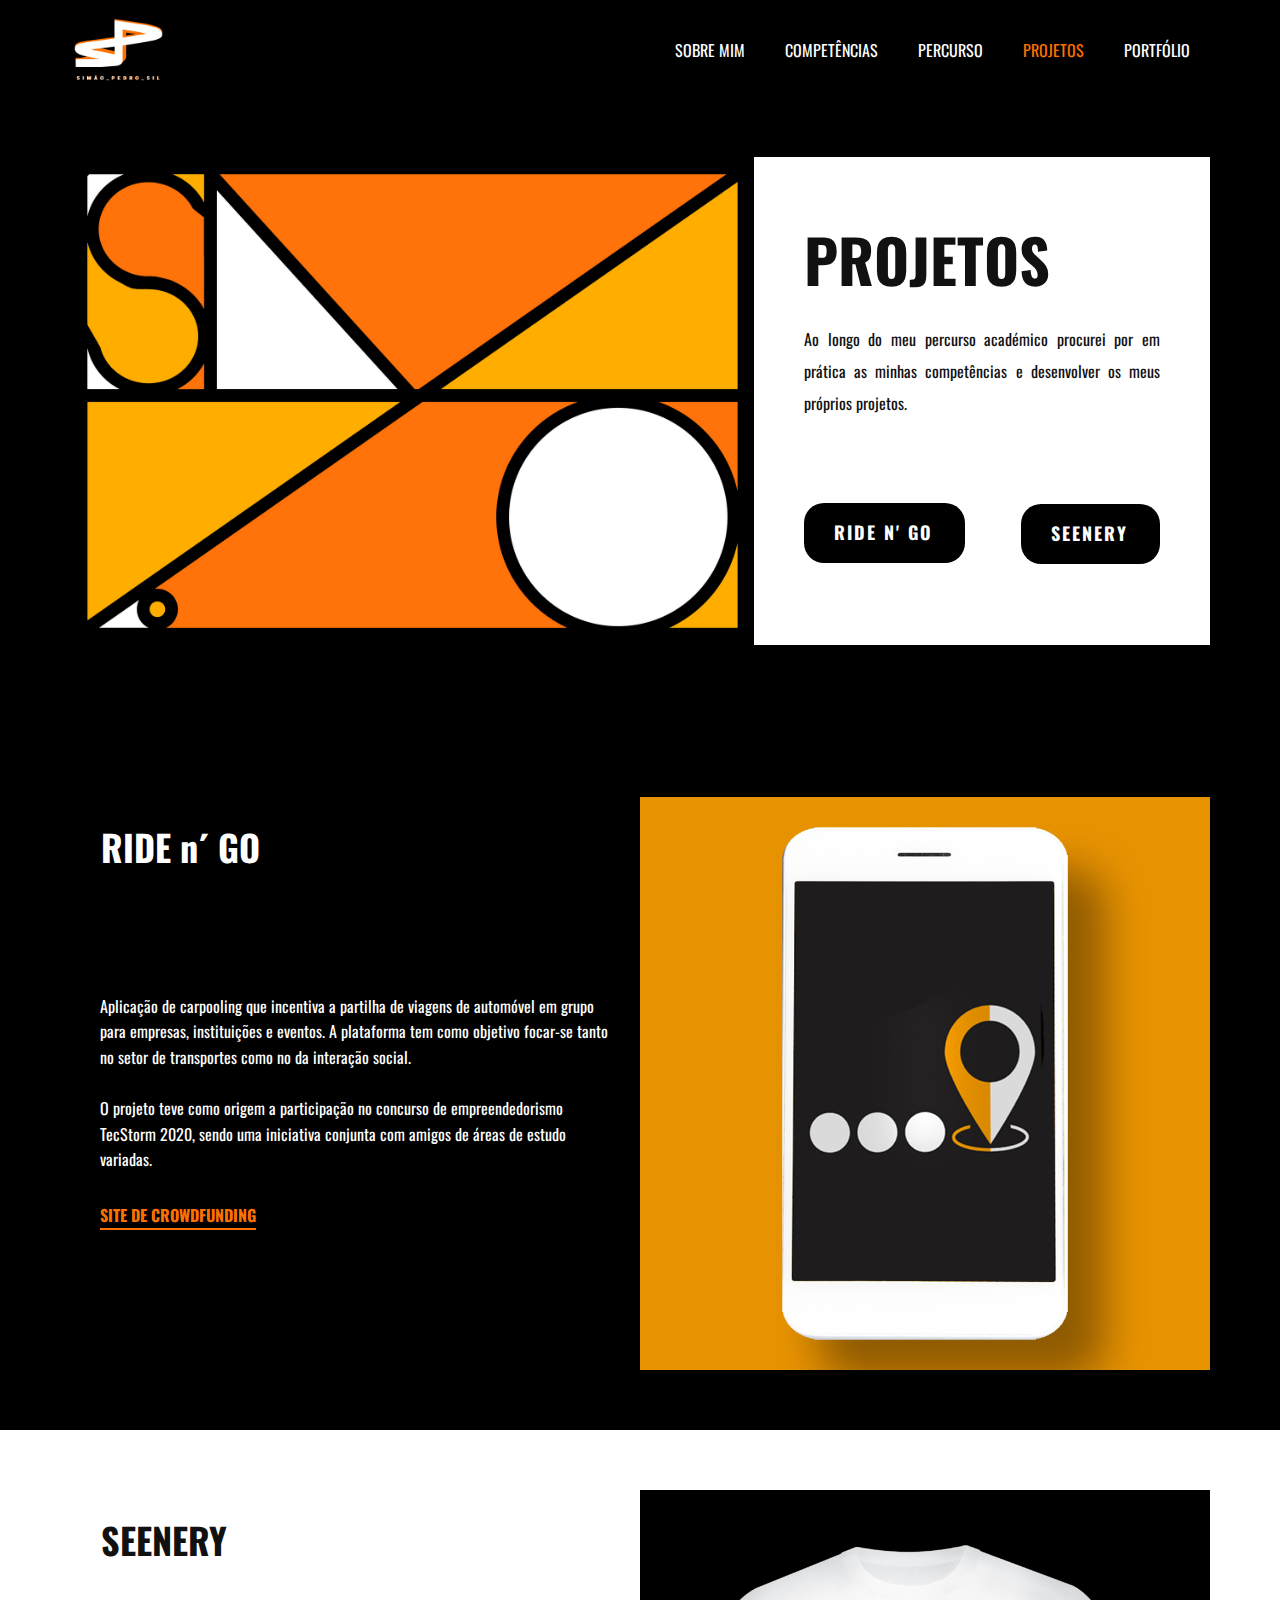
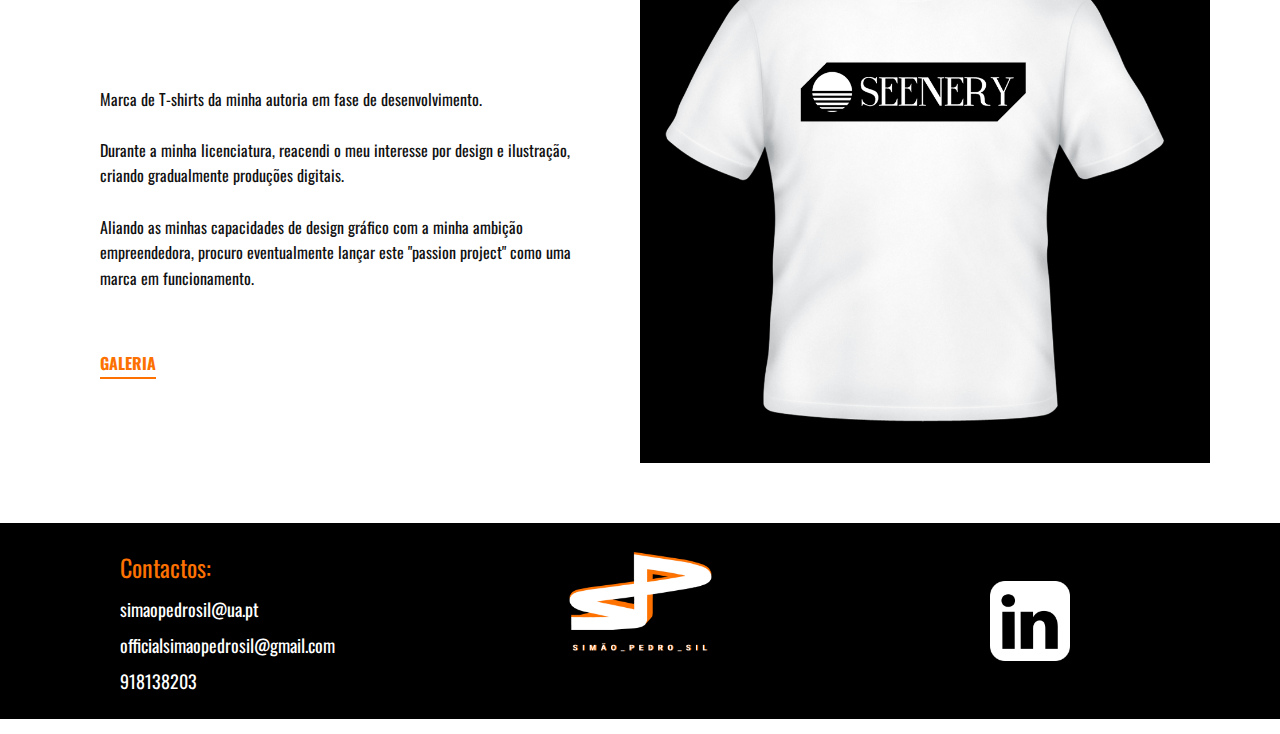
<file: PROJETOS.html>
<!DOCTYPE html>
<html style="font-size: 16px;" lang="pt"><head>
    <meta name="viewport" content="width=device-width, initial-scale=1.0">
    <meta charset="utf-8">
    <meta name="keywords" content="PROJETOS, Sample ​Best IT-Solutions company near the world, Sample ​Best IT-Solutions company near the world">
    <meta name="description" content="">
    <title>PROJETOS</title>
    <link rel="stylesheet" href="nicepage.css" media="screen">
<link rel="stylesheet" href="PROJETOS.css" media="screen">
    <script class="u-script" type="text/javascript" src="jquery.js" "="" defer=""></script>
    <script class="u-script" type="text/javascript" src="nicepage.js" "="" defer=""></script>
    <meta name="generator" content="Nicepage 4.17.10, nicepage.com">
    <link id="u-theme-google-font" rel="stylesheet" href="https://fonts.googleapis.com/css?family=Roboto:100,100i,300,300i,400,400i,500,500i,700,700i,900,900i|Open+Sans:300,300i,400,400i,500,500i,600,600i,700,700i,800,800i">
    <link id="u-page-google-font" rel="stylesheet" href="https://fonts.googleapis.com/css?family=Oswald:200,300,400,500,600,700">
    
    
    
    
    <script type="application/ld+json">{
		"@context": "http://schema.org",
		"@type": "Organization",
		"name": "CV_2022",
		"logo": "images/ASSINATURA_ILUSTRAO1.jpg"
}</script>
    <meta name="theme-color" content="#478ac9">
    <meta property="og:title" content="PROJETOS">
    <meta property="og:type" content="website">
  </head>
  <body class="u-body u-xl-mode" data-lang="pt"><header class="u-black u-clearfix u-header u-header" id="sec-56d4"><div class="u-clearfix u-sheet u-sheet-1">
        <img src="images/ASSINATURA_ILUSTRAO.jpg" alt="" class="u-image u-image-default u-preserve-proportions u-image-1" data-image-width="2000" data-image-height="2000">
        <nav class="u-menu u-menu-dropdown u-offcanvas u-menu-1">
          <div class="menu-collapse u-custom-font u-font-oswald" style="font-size: 1rem; letter-spacing: 0px; font-weight: 400;">
            <a class="u-button-style u-custom-left-right-menu-spacing u-custom-padding-bottom u-custom-text-active-color u-custom-text-hover-color u-custom-top-bottom-menu-spacing u-nav-link u-text-active-palette-1-base u-text-hover-palette-2-base u-text-white" href="#" style="font-size: calc(1em + 20px);">
              <svg class="u-svg-link" viewBox="0 0 24 24"><use xmlns:xlink="http://www.w3.org/1999/xlink" xlink:href="#menu-hamburger"></use></svg>
              <svg class="u-svg-content" version="1.1" id="menu-hamburger" viewBox="0 0 16 16" x="0px" y="0px" xmlns:xlink="http://www.w3.org/1999/xlink" xmlns="http://www.w3.org/2000/svg"><g><rect y="1" width="16" height="2"></rect><rect y="7" width="16" height="2"></rect><rect y="13" width="16" height="2"></rect>
</g></svg>
            </a>
          </div>
          <div class="u-custom-menu u-nav-container">
            <ul class="u-custom-font u-font-oswald u-nav u-unstyled u-nav-1"><li class="u-nav-item"><a class="u-button-style u-nav-link u-text-active-custom-color-2 u-text-hover-custom-color-2" href="SOBRE-MIM.html" style="padding: 10px 20px;">SOBRE MIM</a>
</li><li class="u-nav-item"><a class="u-button-style u-nav-link u-text-active-custom-color-2 u-text-hover-custom-color-2" href="COMPETÊNCIAS.html" style="padding: 10px 20px;">COMPETÊNCIAS</a>
</li><li class="u-nav-item"><a class="u-button-style u-nav-link u-text-active-custom-color-2 u-text-hover-custom-color-2" href="PERCURSO.html" style="padding: 10px 20px;">PERCURSO</a>
</li><li class="u-nav-item"><a class="u-button-style u-nav-link u-text-active-custom-color-2 u-text-hover-custom-color-2" href="PROJETOS.html" style="padding: 10px 20px;">PROJETOS</a>
</li><li class="u-nav-item"><a class="u-button-style u-nav-link u-text-active-custom-color-2 u-text-hover-custom-color-2" href="PORTFÓLIO.html" style="padding: 10px 20px;">PORTFÓLIO</a>
</li></ul>
          </div>
          <div class="u-custom-menu u-nav-container-collapse">
            <div class="u-black u-container-style u-inner-container-layout u-opacity u-opacity-65 u-sidenav">
              <div class="u-inner-container-layout u-sidenav-overflow">
                <div class="u-menu-close"></div>
                <ul class="u-align-center u-custom-font u-font-oswald u-nav u-popupmenu-items u-spacing-0 u-text-active-custom-color-2 u-text-hover-custom-color-2 u-unstyled u-nav-2"><li class="u-nav-item"><a class="u-button-style u-nav-link" href="SOBRE-MIM.html" style="padding: 10px 20px;">SOBRE MIM</a>
</li><li class="u-nav-item"><a class="u-button-style u-nav-link" href="COMPETÊNCIAS.html" style="padding: 10px 20px;">COMPETÊNCIAS</a>
</li><li class="u-nav-item"><a class="u-button-style u-nav-link" href="PERCURSO.html" style="padding: 10px 20px;">PERCURSO</a>
</li><li class="u-nav-item"><a class="u-button-style u-nav-link" href="PROJETOS.html" style="padding: 10px 20px;">PROJETOS</a>
</li><li class="u-nav-item"><a class="u-button-style u-nav-link" href="PORTFÓLIO.html" style="padding: 10px 20px;">PORTFÓLIO</a>
</li></ul>
              </div>
            </div>
            <div class="u-custom-color-2 u-menu-overlay u-opacity u-opacity-65"></div>
          </div>
        </nav>
      </div></header>
    <section class="u-align-center u-black u-clearfix u-section-1" id="carousel_3ee4">
      <div class="u-clearfix u-sheet u-valign-middle-lg u-valign-middle-md u-valign-middle-sm u-valign-middle-xs u-sheet-1">
        <div class="u-clearfix u-expanded-width u-gutter-0 u-layout-wrap u-layout-wrap-1">
          <div class="u-layout" style="">
            <div class="u-layout-row" style="">
              <div class="u-align-left u-container-style u-image u-image-contain u-layout-cell u-left-cell u-size-36 u-size-xs-60 u-image-1" src="" data-image-width="10971" data-image-height="7842">
                <div class="u-container-layout u-container-layout-1" src=""></div>
              </div>
              <div class="u-container-style u-layout-cell u-right-cell u-shape-rectangle u-size-24 u-size-xs-60 u-white u-layout-cell-2">
                <div class="u-container-layout u-container-layout-2">
                  <h2 class="u-align-left u-custom-font u-font-oswald u-font-titillium-Web u-text u-text-1">PROJETOS</h2>
                  <p class="u-align-justify u-custom-font u-font-oswald u-text u-text-2">Ao longo do meu percurso académico procurei por em prática as minhas competências e desenvolver os meus próprios projetos.</p>
                  <a href="PROJETOS.html#carousel_9eca" data-page-id="991807102" class="u-black u-border-none u-btn u-btn-round u-button-style u-custom-font u-font-oswald u-hover-custom-color-2 u-radius-20 u-text-active-white u-text-body-alt-color u-text-hover-white u-btn-1">ride n' go</a>
                  <a href="PROJETOS.html#carousel_1e51" data-page-id="991807102" class="u-black u-border-none u-btn u-btn-round u-button-style u-custom-font u-font-oswald u-hover-custom-color-2 u-radius-20 u-text-active-white u-text-body-alt-color u-text-hover-white u-btn-2">seenery</a>
                </div>
              </div>
            </div>
          </div>
        </div>
      </div>
    </section>
    <section class="u-black u-clearfix u-section-2" id="carousel_9eca">
      <div class="u-clearfix u-sheet u-sheet-1">
        <div class="u-clearfix u-expanded-width u-layout-wrap u-layout-wrap-1">
          <div class="u-layout">
            <div class="u-layout-row">
              <div class="u-container-style u-layout-cell u-size-30 u-layout-cell-1">
                <div class="u-container-layout u-container-layout-1">
                  <h2 class="u-align-left u-custom-font u-font-oswald u-text u-text-default u-text-1">RIDE n´ GO</h2>
                  <p class="u-align-justify u-custom-font u-font-oswald u-text u-text-2">Aplicação de carpooling que incentiva a partilha de viagens de
automóvel em grupo para empresas, instituições e eventos. A plataforma tem como objetivo focar-se tanto no
setor de transportes como no da interação social.&nbsp;<br>
                    <br>O projeto teve como origem a participação no concurso de empreendedorismo TecStorm 2020, sendo uma iniciativa conjunta com amigos de áreas de estudo variadas.
                  </p>
                  <a href="https://ppl.pt/ridengo" class="u-active-none u-border-2 u-border-custom-color-2 u-bottom-left-radius-0 u-bottom-right-radius-0 u-btn u-btn-rectangle u-button-style u-custom-font u-font-oswald u-hover-none u-none u-radius-0 u-top-left-radius-0 u-top-right-radius-0 u-btn-1">SITE DE CROWDFUNDING</a>
                </div>
              </div>
              <div class="u-container-style u-image u-layout-cell u-size-30 u-image-1" data-image-width="1000" data-image-height="1000">
                <div class="u-container-layout u-valign-middle-lg u-valign-middle-md u-valign-middle-sm u-valign-middle-xs u-container-layout-2"></div>
              </div>
            </div>
          </div>
        </div>
      </div>
    </section>
    <section class="u-clearfix u-white u-section-3" id="carousel_1e51">
      <div class="u-clearfix u-sheet u-sheet-1">
        <div class="u-clearfix u-expanded-width u-layout-wrap u-layout-wrap-1">
          <div class="u-layout">
            <div class="u-layout-row">
              <div class="u-container-style u-layout-cell u-size-30 u-layout-cell-1">
                <div class="u-container-layout u-container-layout-1">
                  <h2 class="u-align-left u-custom-font u-font-oswald u-text u-text-default u-text-1">SEENERY</h2>
                  <p class="u-align-justify u-custom-font u-font-oswald u-text u-text-2">Marca de T-shirts da minha autoria em fase de desenvolvimento.<br>
                    <br>Durante a minha licenciatura, reacendi o meu interesse por design e ilustração, criando gradualmente produções digitais.&nbsp;<br>
                    <br>Aliando as minhas capacidades de design gráfico com a minha ambição empreendedora, procuro eventualmente lançar este "passion project" como uma marca em funcionamento.
                  </p>
                  <a href="https://www.redbubble.com/people/seenery/shop" class="u-active-none u-border-2 u-border-custom-color-2 u-bottom-left-radius-0 u-bottom-right-radius-0 u-btn u-btn-rectangle u-button-style u-custom-font u-font-oswald u-hover-none u-none u-radius-0 u-top-left-radius-0 u-top-right-radius-0 u-btn-1">GALERIA</a>
                </div>
              </div>
              <div class="u-container-style u-image u-layout-cell u-size-30 u-image-1" data-image-width="1000" data-image-height="1000">
                <div class="u-container-layout u-valign-middle-lg u-valign-middle-md u-valign-middle-sm u-valign-middle-xs u-container-layout-2"></div>
              </div>
            </div>
          </div>
        </div>
      </div>
    </section>
    
    
    <footer class="u-align-center u-black u-clearfix u-footer u-footer" id="sec-38b0"><div class="u-align-left u-clearfix u-sheet u-sheet-1">
        <div class="u-clearfix u-expanded-width u-gutter-30 u-layout-wrap u-layout-wrap-1">
          <div class="u-gutter-0 u-layout">
            <div class="u-layout-row">
              <div class="u-align-center-sm u-align-center-xs u-align-left-md u-align-left-xl u-container-style u-layout-cell u-left-cell u-size-20 u-size-20-md u-layout-cell-1">
                <div class="u-container-layout u-valign-middle-xl u-container-layout-1"><!--position-->
                  <div data-position="" class="u-position u-position-1"><!--block-->
                    <div class="u-block">
                      <div class="u-block-container u-clearfix"><!--block_header-->
                        <h5 class="u-block-header u-custom-font u-font-oswald u-text u-text-custom-color-2 u-text-1"><!--block_header_content-->Contactos:<!--/block_header_content--></h5><!--/block_header--><!--block_content-->
                        <div class="u-block-content u-custom-font u-font-oswald u-text u-text-2"><!--block_content_content-->simaopedrosil@ua.pt<br>officialsimaopedrosil@gmail.com<br>918138203<!--/block_content_content-->
                        </div><!--/block_content-->
                      </div>
                    </div><!--/block-->
                  </div><!--/position-->
                </div>
              </div>
              <div class="u-align-center-sm u-align-right-md u-container-style u-layout-cell u-size-20 u-size-20-md u-layout-cell-2">
                <div class="u-container-layout u-valign-bottom-lg u-valign-bottom-md u-container-layout-2">
                  <a href="#" class="u-image u-logo u-image-1" data-image-width="2000" data-image-height="2000" title="logo">
                    <img src="images/ASSINATURA_ILUSTRAO1.jpg" class="u-logo-image u-logo-image-1" data-image-width="162.4">
                  </a>
                </div>
              </div>
              <div class="u-align-center-sm u-align-center-xs u-align-left-lg u-align-left-md u-align-left-xl u-container-style u-layout-cell u-right-cell u-size-20 u-size-20-md u-layout-cell-3">
                <div class="u-container-layout u-valign-middle u-container-layout-3">
                  <img src="images/linkedin-icon-18-256.png" alt="" class="u-image u-image-default u-preserve-proportions u-image-2" data-image-width="256" data-image-height="256" data-href="https://www.linkedin.com/in/sim%C3%A3o-pedro-sil/" data-target="_blank">
                </div>
              </div>
            </div>
          </div>
        </div>
      </div></footer>
 
  
</body></html>
</file>
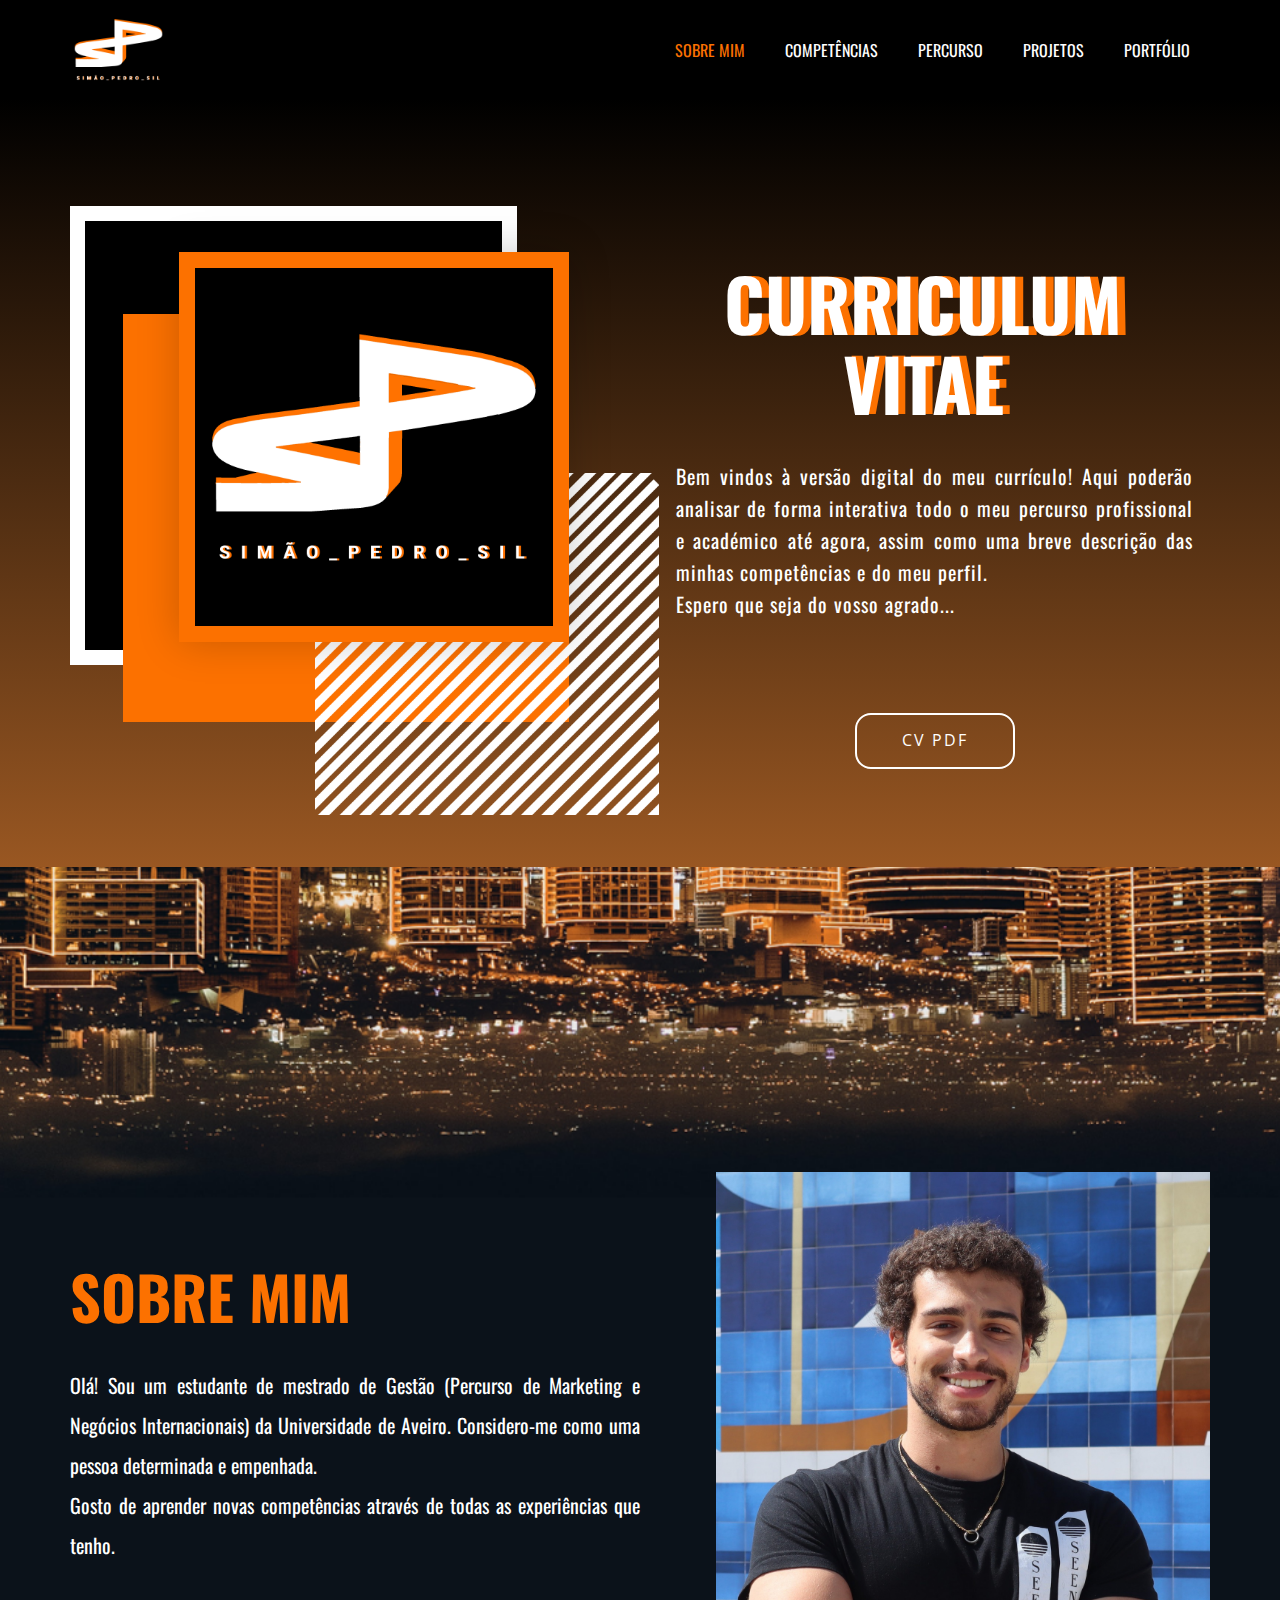
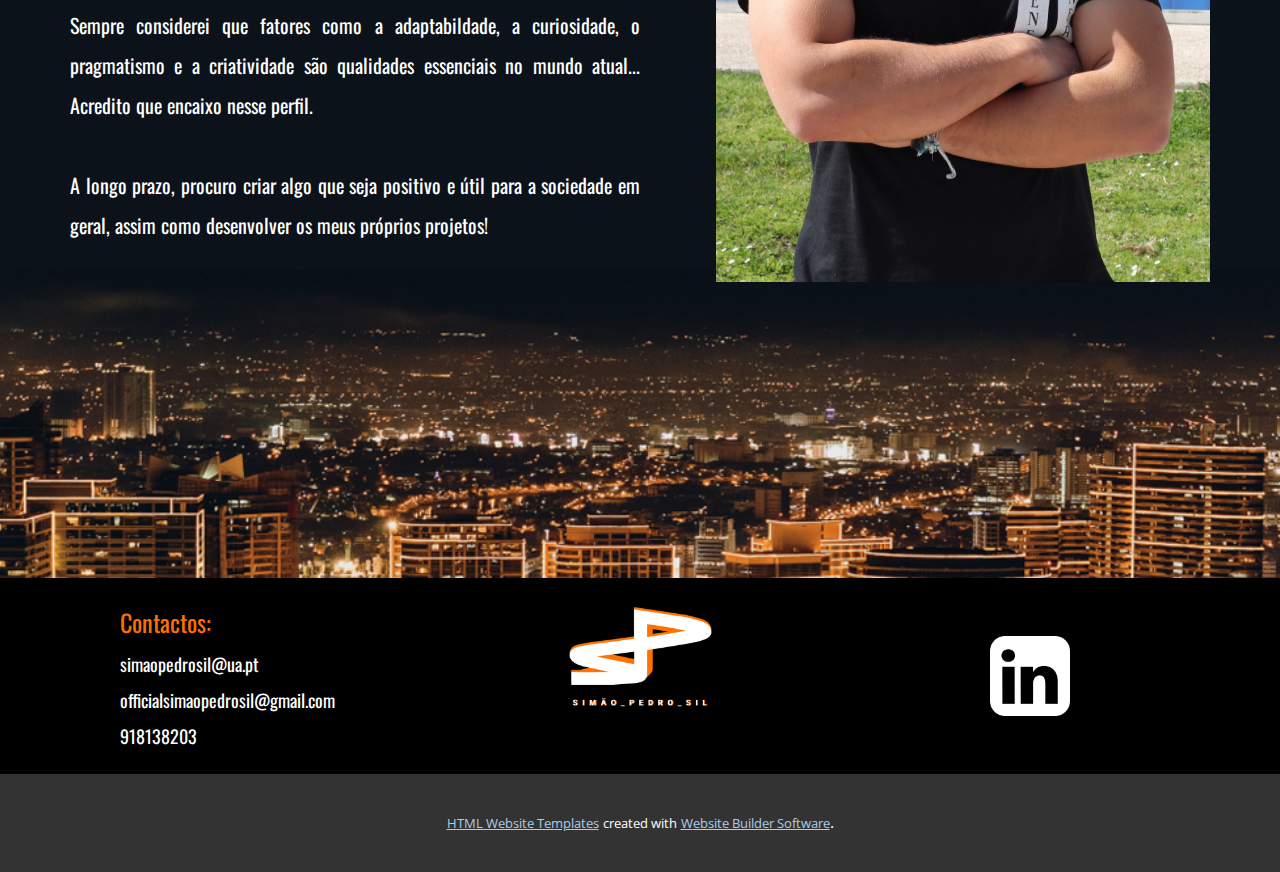
<file: SOBRE-MIM.html>
<!DOCTYPE html>
<html style="font-size: 16px;" lang="pt"><head>
    <meta name="viewport" content="width=device-width, initial-scale=1.0">
    <meta charset="utf-8">
    <meta name="keywords" content="CURRICULUM VITAE, CURRICULUM VITAE">
    <meta name="description" content="">
    <title>SOBRE MIM</title>
    <link rel="stylesheet" href="nicepage.css" media="screen">
<link rel="stylesheet" href="SOBRE-MIM.css" media="screen">
    <script class="u-script" type="text/javascript" src="jquery.js" "="" defer=""></script>
    <script class="u-script" type="text/javascript" src="nicepage.js" "="" defer=""></script>
    <meta name="generator" content="Nicepage 4.17.10, nicepage.com">
    <link id="u-theme-google-font" rel="stylesheet" href="https://fonts.googleapis.com/css?family=Roboto:100,100i,300,300i,400,400i,500,500i,700,700i,900,900i|Open+Sans:300,300i,400,400i,500,500i,600,600i,700,700i,800,800i">
    <link id="u-page-google-font" rel="stylesheet" href="https://fonts.googleapis.com/css?family=Oswald:200,300,400,500,600,700">
    
    
    
    <script type="application/ld+json">{
		"@context": "http://schema.org",
		"@type": "Organization",
		"name": "CV_2022",
		"logo": "images/ASSINATURA_ILUSTRAO1.jpg"
}</script>
    <meta name="theme-color" content="#478ac9">
    <meta property="og:title" content="SOBRE MIM">
    <meta property="og:type" content="website">
  </head>
  <body class="u-body u-xl-mode" data-lang="pt"><header class="u-black u-clearfix u-header u-header" id="sec-56d4"><div class="u-clearfix u-sheet u-sheet-1">
        <img src="images/ASSINATURA_ILUSTRAO.jpg" alt="" class="u-image u-image-default u-preserve-proportions u-image-1" data-image-width="2000" data-image-height="2000">
        <nav class="u-menu u-menu-dropdown u-offcanvas u-menu-1">
          <div class="menu-collapse u-custom-font u-font-oswald" style="font-size: 1rem; letter-spacing: 0px; font-weight: 400;">
            <a class="u-button-style u-custom-left-right-menu-spacing u-custom-padding-bottom u-custom-text-active-color u-custom-text-hover-color u-custom-top-bottom-menu-spacing u-nav-link u-text-active-palette-1-base u-text-hover-palette-2-base u-text-white" href="#" style="font-size: calc(1em + 20px);">
              <svg class="u-svg-link" viewBox="0 0 24 24"><use xmlns:xlink="http://www.w3.org/1999/xlink" xlink:href="#menu-hamburger"></use></svg>
              <svg class="u-svg-content" version="1.1" id="menu-hamburger" viewBox="0 0 16 16" x="0px" y="0px" xmlns:xlink="http://www.w3.org/1999/xlink" xmlns="http://www.w3.org/2000/svg"><g><rect y="1" width="16" height="2"></rect><rect y="7" width="16" height="2"></rect><rect y="13" width="16" height="2"></rect>
</g></svg>
            </a>
          </div>
          <div class="u-custom-menu u-nav-container">
            <ul class="u-custom-font u-font-oswald u-nav u-unstyled u-nav-1"><li class="u-nav-item"><a class="u-button-style u-nav-link u-text-active-custom-color-2 u-text-hover-custom-color-2" href="SOBRE-MIM.html" style="padding: 10px 20px;">SOBRE MIM</a>
</li><li class="u-nav-item"><a class="u-button-style u-nav-link u-text-active-custom-color-2 u-text-hover-custom-color-2" href="COMPETÊNCIAS.html" style="padding: 10px 20px;">COMPETÊNCIAS</a>
</li><li class="u-nav-item"><a class="u-button-style u-nav-link u-text-active-custom-color-2 u-text-hover-custom-color-2" href="PERCURSO.html" style="padding: 10px 20px;">PERCURSO</a>
</li><li class="u-nav-item"><a class="u-button-style u-nav-link u-text-active-custom-color-2 u-text-hover-custom-color-2" href="PROJETOS.html" style="padding: 10px 20px;">PROJETOS</a>
</li><li class="u-nav-item"><a class="u-button-style u-nav-link u-text-active-custom-color-2 u-text-hover-custom-color-2" href="PORTFÓLIO.html" style="padding: 10px 20px;">PORTFÓLIO</a>
</li></ul>
          </div>
          <div class="u-custom-menu u-nav-container-collapse">
            <div class="u-black u-container-style u-inner-container-layout u-opacity u-opacity-65 u-sidenav">
              <div class="u-inner-container-layout u-sidenav-overflow">
                <div class="u-menu-close"></div>
                <ul class="u-align-center u-custom-font u-font-oswald u-nav u-popupmenu-items u-spacing-0 u-text-active-custom-color-2 u-text-hover-custom-color-2 u-unstyled u-nav-2"><li class="u-nav-item"><a class="u-button-style u-nav-link" href="SOBRE-MIM.html" style="padding: 10px 20px;">SOBRE MIM</a>
</li><li class="u-nav-item"><a class="u-button-style u-nav-link" href="COMPETÊNCIAS.html" style="padding: 10px 20px;">COMPETÊNCIAS</a>
</li><li class="u-nav-item"><a class="u-button-style u-nav-link" href="PERCURSO.html" style="padding: 10px 20px;">PERCURSO</a>
</li><li class="u-nav-item"><a class="u-button-style u-nav-link" href="PROJETOS.html" style="padding: 10px 20px;">PROJETOS</a>
</li><li class="u-nav-item"><a class="u-button-style u-nav-link" href="PORTFÓLIO.html" style="padding: 10px 20px;">PORTFÓLIO</a>
</li></ul>
              </div>
            </div>
            <div class="u-custom-color-2 u-menu-overlay u-opacity u-opacity-65"></div>
          </div>
        </nav>
      </div></header> 
    <section class="u-clearfix u-gradient u-section-1" id="sec-4a00">
      <div class="u-clearfix u-sheet u-sheet-1">
        <div class="u-clearfix u-expanded-width u-gutter-0 u-layout-wrap u-layout-wrap-1">
          <div class="u-layout">
            <div class="u-layout-row">
              <div class="u-container-style u-layout-cell u-left-cell u-size-31-lg u-size-31-xl u-size-34-md u-size-34-sm u-size-34-xs u-layout-cell-1">
                <div class="u-container-layout u-container-layout-1">
                  <div class="u-black u-border-15 u-border-white u-shape u-shape-rectangle u-shape-1"></div>
                  <div class="u-custom-color-2 u-shape u-shape-rectangle u-shape-2"></div>
                  <div class="u-container-style u-group u-image u-image-1" data-image-width="1000" data-image-height="1000">
                    <div class="u-container-layout u-container-layout-2"></div>
                  </div>
                  <img class="u-border-16 u-border-custom-color-2 u-image u-image-default u-image-2" data-image-width="2000" data-image-height="2000" src="images/ASSINATURA_ILUSTRAO.jpg">
                </div>
              </div>
              <div class="u-container-style u-layout-cell u-right-cell u-size-26-md u-size-26-sm u-size-26-xs u-size-29-lg u-size-29-xl u-layout-cell-2">
                <div class="u-container-layout u-container-layout-3">
                  <h1 class="u-align-center u-custom-font u-font-oswald u-text u-text-custom-color-2 u-text-1">CURRICULUM VITAE</h1>
                  <h1 class="u-align-center u-custom-font u-font-oswald u-text u-text-body-alt-color u-text-2">CURRICULUM VITAE</h1>
                  <p class="u-align-justify u-custom-font u-font-oswald u-large-text u-text u-text-body-alt-color u-text-variant u-text-3">Bem vindos à versão digital do meu currículo! Aqui poderão analisar de forma interativa todo o meu percurso profissional e académico até agora, assim como uma breve descrição das minhas competências e do meu perfil.<br>Espero que seja do vosso agrado...
                  </p>
                  <a href="files/CV_PT-1.pdf" class="u-active-custom-color-2 u-align-center u-border-2 u-border-active-white u-border-hover-white u-border-white u-btn u-btn-round u-button-style u-file-link u-hover-custom-color-2 u-none u-radius-16 u-btn-1" title="learn more" target="_blank">CV PDF</a>
                </div>
              </div>
            </div>
          </div>
        </div>
      </div>
    </section>
    <section class="u-clearfix u-image u-section-2" id="sec-ec47" data-image-width="1000" data-image-height="1000">
      <div class="u-expanded-width u-shape u-shape-rectangle u-shape-1"></div>
      <div class="u-clearfix u-layout-wrap u-layout-wrap-1">
        <div class="u-layout">
          <div class="u-layout-row">
            <div class="u-container-style u-layout-cell u-left-cell u-size-34 u-layout-cell-1">
              <div class="u-container-layout u-container-layout-1">
                <h2 class="u-custom-font u-font-oswald u-text u-text-custom-color-2 u-text-1">SOBRE MIM </h2>
                <p class="u-align-justify u-custom-font u-font-oswald u-text u-text-2">
                  <span class="u-text-body-alt-color">Olá! Sou um estudante de mestrado de Gestão (Percurso de Marketing e Negócios Internacionais) da Universidade de Aveiro. Considero-me como uma pessoa determinada e empenhada.<br>Gosto de aprender novas competências através de todas as experiências que tenho.&nbsp;<br>
                    <br>Sempre considerei que fatores como a adaptabildade, a curiosidade, o pragmatismo e a criatividade são qualidades essenciais no mundo atual... Acredito que encaixo 
nesse perfil.&nbsp;<br>
                    <br>A longo prazo, procuro criar algo que seja positivo e útil para a sociedade em 
geral, assim como desenvolver os meus próprios projetos!
                  </span>
                </p>
              </div>
            </div>
            <div class="u-align-left u-container-style u-image u-image-default u-layout-cell u-right-cell u-size-26 u-image-1" data-image-width="2594" data-image-height="3360">
              <div class="u-container-layout u-container-layout-2"></div>
            </div>
          </div>
        </div>
      </div>
    </section>
    
    
    <footer class="u-align-center u-black u-clearfix u-footer u-footer" id="sec-38b0"><div class="u-align-left u-clearfix u-sheet u-sheet-1">
        <div class="u-clearfix u-expanded-width u-gutter-30 u-layout-wrap u-layout-wrap-1">
          <div class="u-gutter-0 u-layout">
            <div class="u-layout-row">
              <div class="u-align-center-sm u-align-center-xs u-align-left-md u-align-left-xl u-container-style u-layout-cell u-left-cell u-size-20 u-size-20-md u-layout-cell-1">
                <div class="u-container-layout u-valign-middle-xl u-container-layout-1"><!--position-->
                  <div data-position="" class="u-position u-position-1"><!--block-->
                    <div class="u-block">
                      <div class="u-block-container u-clearfix"><!--block_header-->
                        <h5 class="u-block-header u-custom-font u-font-oswald u-text u-text-custom-color-2 u-text-1"><!--block_header_content-->Contactos:<!--/block_header_content--></h5><!--/block_header--><!--block_content-->
                        <div class="u-block-content u-custom-font u-font-oswald u-text u-text-2"><!--block_content_content-->simaopedrosil@ua.pt<br>officialsimaopedrosil@gmail.com<br>918138203<!--/block_content_content-->
                        </div><!--/block_content-->
                      </div>
                    </div><!--/block-->
                  </div><!--/position-->
                </div>
              </div>
              <div class="u-align-center-sm u-align-right-md u-container-style u-layout-cell u-size-20 u-size-20-md u-layout-cell-2">
                <div class="u-container-layout u-valign-bottom-lg u-valign-bottom-md u-container-layout-2">
                  <a href="#" class="u-image u-logo u-image-1" data-image-width="2000" data-image-height="2000" title="logo">
                    <img src="images/ASSINATURA_ILUSTRAO1.jpg" class="u-logo-image u-logo-image-1" data-image-width="162.4">
                  </a>
                </div>
              </div>
              <div class="u-align-center-sm u-align-center-xs u-align-left-lg u-align-left-md u-align-left-xl u-container-style u-layout-cell u-right-cell u-size-20 u-size-20-md u-layout-cell-3">
                <div class="u-container-layout u-valign-middle u-container-layout-3">
                  <img src="images/linkedin-icon-18-256.png" alt="" class="u-image u-image-default u-preserve-proportions u-image-2" data-image-width="256" data-image-height="256" data-href="https://www.linkedin.com/in/sim%C3%A3o-pedro-sil/" data-target="_blank">
                </div>
              </div>
            </div>
          </div>
        </div>
      </div></footer>
    <section class="u-backlink u-clearfix u-grey-80">
      <a class="u-link" href="https://nicepage.com/html-templates" target="_blank">
        <span>HTML Website Templates</span>
      </a>
      <p class="u-text">
        <span>created with</span>
      </p>
      <a class="u-link" href="" target="_blank">
        <span>Website Builder Software</span>
      </a>. 
    </section>
  
</body></html>
</file>
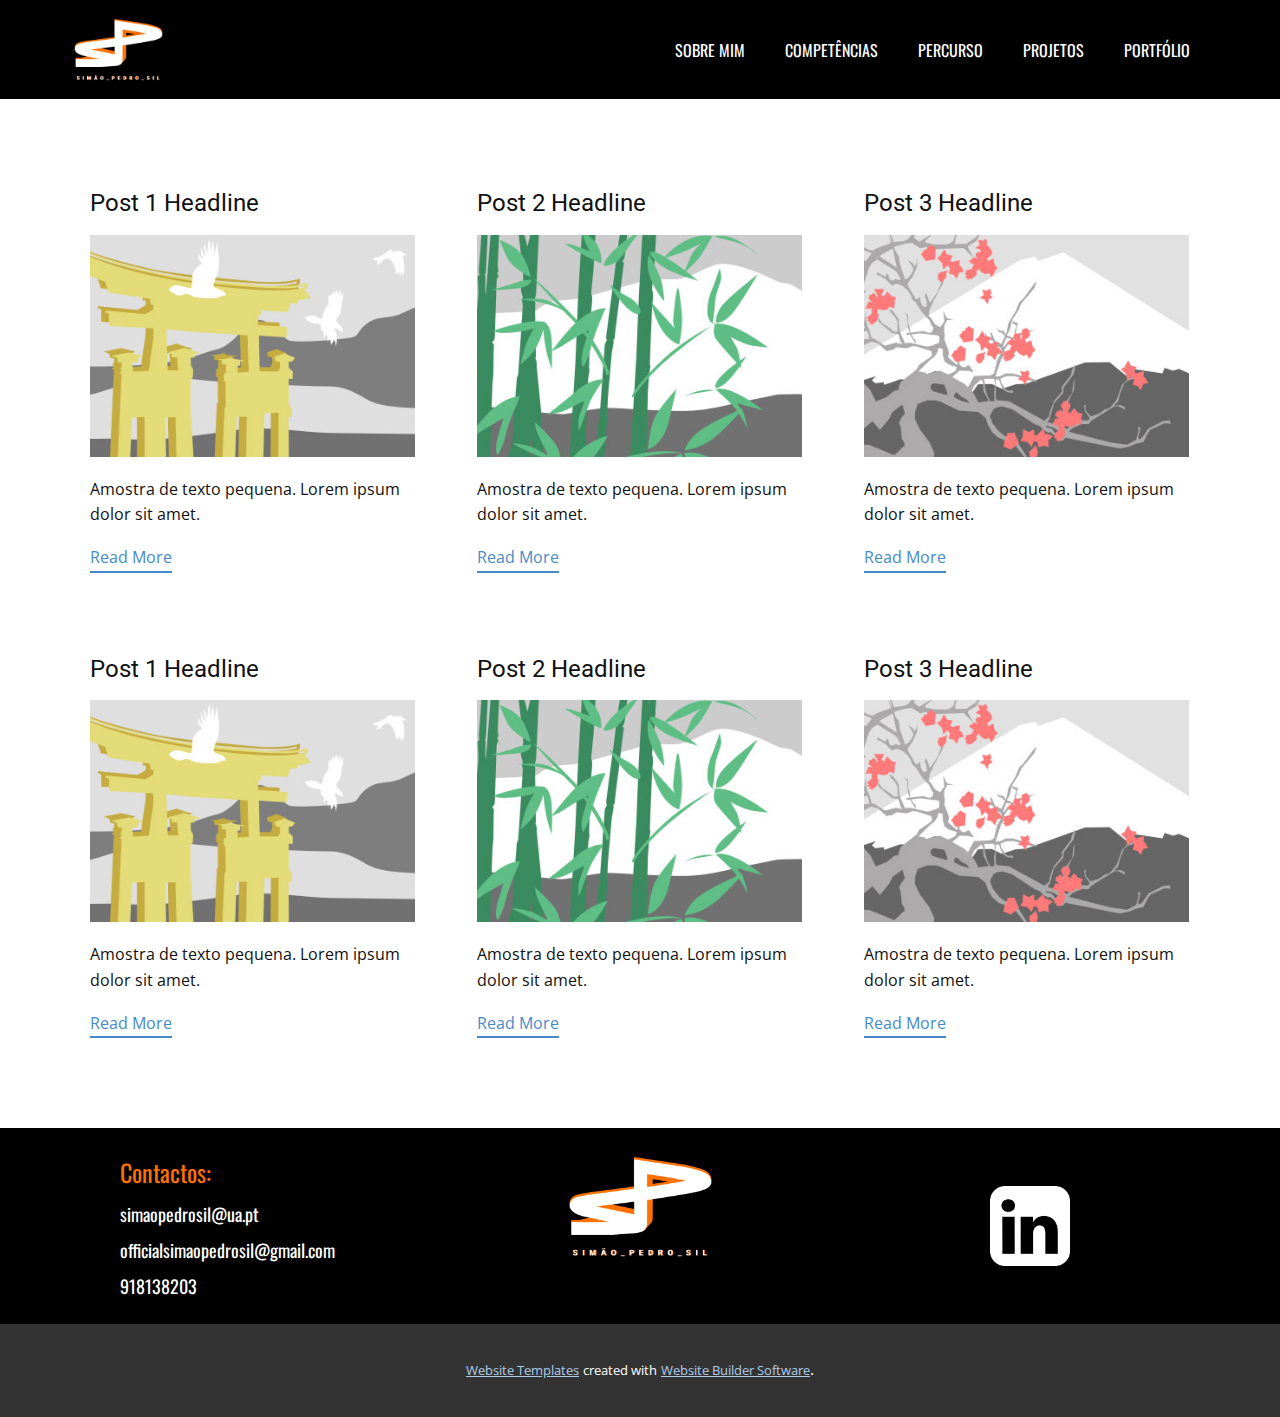
<file: blog/blog.html>
<html style="font-size: 16px;"><head>
    <meta name="viewport" content="width=device-width, initial-scale=1.0">
    <meta charset="utf-8">
    <meta name="keywords" content="">
    <meta name="description" content="">
    <meta name="page_type" content="np-template-header-footer-from-plugin">
    <title>Blog Template</title>
    <link rel="stylesheet" href="../nicepage.css" media="screen">
<link rel="stylesheet" href="../Blog-Template.css" media="screen">
    <script class="u-script" type="text/javascript" src="../jquery.js" defer=""></script>
    <script class="u-script" type="text/javascript" src="../nicepage.js" defer=""></script>
    <meta name="generator" content="Nicepage 4.6.5, nicepage.com">
    <link id="u-theme-google-font" rel="stylesheet" href="https://fonts.googleapis.com/css?family=Roboto:100,100i,300,300i,400,400i,500,500i,700,700i,900,900i|Open+Sans:300,300i,400,400i,500,500i,600,600i,700,700i,800,800i">
    <link id="u-page-google-font" rel="stylesheet" href="https://fonts.googleapis.com/css?family=Oswald:200,300,400,500,600,700">
    
    
    <script type="application/ld+json">{
		"@context": "http://schema.org",
		"@type": "Organization",
		"name": "CV_2022",
		"logo": "images/ASSINATURA_ILUSTRAO1.jpg"
}</script>
    <meta name="theme-color" content="#478ac9">
  </head>
  <body class="u-body u-xl-mode"><header class="u-black u-clearfix u-header u-header" id="sec-56d4"><div class="u-clearfix u-sheet u-sheet-1">
        <img src="../images/ASSINATURA_ILUSTRAO.jpg" alt="" class="u-image u-image-default u-preserve-proportions u-image-1" data-image-width="2000" data-image-height="2000">
        <nav class="u-menu u-menu-dropdown u-offcanvas u-menu-1">
          <div class="menu-collapse u-custom-font u-font-oswald" style="font-size: 1rem; letter-spacing: 0px; font-weight: 400;">
            <a class="u-button-style u-custom-left-right-menu-spacing u-custom-padding-bottom u-custom-text-active-color u-custom-text-hover-color u-custom-top-bottom-menu-spacing u-nav-link u-text-active-palette-1-base u-text-hover-palette-2-base u-text-white" href="#" style="font-size: calc(1em + 20px);">
              <svg class="u-svg-link" viewBox="0 0 24 24"><use xmlns:xlink="http://www.w3.org/1999/xlink" xlink:href="#menu-hamburger"></use></svg>
              <svg class="u-svg-content" version="1.1" id="menu-hamburger" viewBox="0 0 16 16" x="0px" y="0px" xmlns:xlink="http://www.w3.org/1999/xlink" xmlns="http://www.w3.org/2000/svg"><g><rect y="1" width="16" height="2"></rect><rect y="7" width="16" height="2"></rect><rect y="13" width="16" height="2"></rect>
</g></svg>
            </a>
          </div>
          <div class="u-custom-menu u-nav-container">
            <ul class="u-custom-font u-font-oswald u-nav u-unstyled u-nav-1"><li class="u-nav-item"><a class="u-button-style u-nav-link u-text-active-custom-color-2 u-text-hover-custom-color-2" href="../SOBRE-MIM.html" style="padding: 10px 20px;">SOBRE MIM</a>
</li><li class="u-nav-item"><a class="u-button-style u-nav-link u-text-active-custom-color-2 u-text-hover-custom-color-2" href="../COMPETÊNCIAS.html" style="padding: 10px 20px;">COMPETÊNCIAS</a>
</li><li class="u-nav-item"><a class="u-button-style u-nav-link u-text-active-custom-color-2 u-text-hover-custom-color-2" href="../PERCURSO.html" style="padding: 10px 20px;">PERCURSO</a>
</li><li class="u-nav-item"><a class="u-button-style u-nav-link u-text-active-custom-color-2 u-text-hover-custom-color-2" href="../PROJETOS.html" style="padding: 10px 20px;">PROJETOS</a>
</li><li class="u-nav-item"><a class="u-button-style u-nav-link u-text-active-custom-color-2 u-text-hover-custom-color-2" href="../PORTFÓLIO.html" style="padding: 10px 20px;">PORTFÓLIO</a>
</li></ul>
          </div>
          <div class="u-custom-menu u-nav-container-collapse">
            <div class="u-black u-container-style u-inner-container-layout u-opacity u-opacity-65 u-sidenav">
              <div class="u-inner-container-layout u-sidenav-overflow">
                <div class="u-menu-close"></div>
                <ul class="u-align-center u-custom-font u-font-oswald u-nav u-popupmenu-items u-spacing-0 u-text-active-custom-color-2 u-text-hover-custom-color-2 u-unstyled u-nav-2"><li class="u-nav-item"><a class="u-button-style u-nav-link" href="../SOBRE-MIM.html" style="padding: 10px 20px;">SOBRE MIM</a>
</li><li class="u-nav-item"><a class="u-button-style u-nav-link" href="../COMPETÊNCIAS.html" style="padding: 10px 20px;">COMPETÊNCIAS</a>
</li><li class="u-nav-item"><a class="u-button-style u-nav-link" href="../PERCURSO.html" style="padding: 10px 20px;">PERCURSO</a>
</li><li class="u-nav-item"><a class="u-button-style u-nav-link" href="../PROJETOS.html" style="padding: 10px 20px;">PROJETOS</a>
</li><li class="u-nav-item"><a class="u-button-style u-nav-link" href="../PORTFÓLIO.html" style="padding: 10px 20px;">PORTFÓLIO</a>
</li></ul>
              </div>
            </div>
            <div class="u-custom-color-2 u-menu-overlay u-opacity u-opacity-65"></div>
          </div>
        </nav>
      </div></header>
    <section class="u-clearfix u-section-1" id="sec-47e2">
      <div class="u-clearfix u-sheet u-valign-middle u-sheet-1"><!--blog--><!--blog_options_json--><!--{"type":"Recent","source":"","tags":"","count":""}--><!--/blog_options_json-->
        <div class="u-blog u-expanded-width u-repeater u-repeater-1"><!--blog_post-->
          <div class="u-blog-post u-container-style u-repeater-item u-white u-repeater-item-1">
            <div class="u-container-layout u-similar-container u-valign-top u-container-layout-1"><!--blog_post_header-->
              <h4 class="u-blog-control u-text u-text-1">
                <a class="u-post-header-link" href="../blog/post-5.html"><!--blog_post_header_content-->Post 1 Headline<!--/blog_post_header_content--></a>
              </h4><!--/blog_post_header--><!--blog_post_image-->
              <a class="u-post-header-link" href="../blog/post-5.html"><img alt="" class="u-blog-control u-expanded-width u-image u-image-default u-image-1" src="[data-uri]"></a><!--/blog_post_image--><!--blog_post_content-->
              <div class="u-blog-control u-post-content u-text u-text-2 fr-view">Amostra de texto pequena. Lorem ipsum dolor sit amet.</div><!--/blog_post_content--><!--blog_post_readmore-->
              <a href="../blog/post-5.html" class="u-blog-control u-border-2 u-border-palette-1-base u-btn u-btn-rectangle u-button-style u-none u-btn-1"><!--blog_post_readmore_content--><!--options_json--><!--{"content":"Read More","defaultValue":"Ler Mais"}--><!--/options_json-->Read More<!--/blog_post_readmore_content--></a><!--/blog_post_readmore-->
            </div>
          </div><div class="u-blog-post u-container-style u-repeater-item u-video-cover u-white">
            <div class="u-container-layout u-similar-container u-valign-top u-container-layout-2"><!--blog_post_header-->
              <h4 class="u-blog-control u-text u-text-3">
                <a class="u-post-header-link" href="../blog/post-4.html"><!--blog_post_header_content-->Post 2 Headline<!--/blog_post_header_content--></a>
              </h4><!--/blog_post_header--><!--blog_post_image-->
              <a class="u-post-header-link" href="../blog/post-4.html"><img alt="" class="u-blog-control u-expanded-width u-image u-image-default u-image-2" src="[data-uri]"></a><!--/blog_post_image--><!--blog_post_content-->
              <div class="u-blog-control u-post-content u-text u-text-4 fr-view">Amostra de texto pequena. Lorem ipsum dolor sit amet.</div><!--/blog_post_content--><!--blog_post_readmore-->
              <a href="../blog/post-4.html" class="u-blog-control u-border-2 u-border-palette-1-base u-btn u-btn-rectangle u-button-style u-none u-btn-2"><!--blog_post_readmore_content--><!--options_json--><!--{"content":"Read More","defaultValue":"Ler Mais"}--><!--/options_json-->Read More<!--/blog_post_readmore_content--></a><!--/blog_post_readmore-->
            </div>
          </div><div class="u-blog-post u-container-style u-repeater-item u-video-cover u-white">
            <div class="u-container-layout u-similar-container u-valign-top u-container-layout-3"><!--blog_post_header-->
              <h4 class="u-blog-control u-text u-text-5">
                <a class="u-post-header-link" href="../blog/post-3.html"><!--blog_post_header_content-->Post 3 Headline<!--/blog_post_header_content--></a>
              </h4><!--/blog_post_header--><!--blog_post_image-->
              <a class="u-post-header-link" href="../blog/post-3.html"><img alt="" class="u-blog-control u-expanded-width u-image u-image-default u-image-3" src="[data-uri]"></a><!--/blog_post_image--><!--blog_post_content-->
              <div class="u-blog-control u-post-content u-text u-text-6 fr-view">Amostra de texto pequena. Lorem ipsum dolor sit amet.</div><!--/blog_post_content--><!--blog_post_readmore-->
              <a href="../blog/post-3.html" class="u-blog-control u-border-2 u-border-palette-1-base u-btn u-btn-rectangle u-button-style u-none u-btn-3"><!--blog_post_readmore_content--><!--options_json--><!--{"content":"Read More","defaultValue":"Ler Mais"}--><!--/options_json-->Read More<!--/blog_post_readmore_content--></a><!--/blog_post_readmore-->
            </div>
          </div><div class="u-blog-post u-container-style u-repeater-item u-white u-repeater-item-1">
            <div class="u-container-layout u-similar-container u-valign-top u-container-layout-1"><!--blog_post_header-->
              <h4 class="u-blog-control u-text u-text-1">
                <a class="u-post-header-link" href="../blog/post-2.html"><!--blog_post_header_content-->Post 1 Headline<!--/blog_post_header_content--></a>
              </h4><!--/blog_post_header--><!--blog_post_image-->
              <a class="u-post-header-link" href="../blog/post-2.html"><img alt="" class="u-blog-control u-expanded-width u-image u-image-default u-image-1" src="[data-uri]"></a><!--/blog_post_image--><!--blog_post_content-->
              <div class="u-blog-control u-post-content u-text u-text-2 fr-view">Amostra de texto pequena. Lorem ipsum dolor sit amet.</div><!--/blog_post_content--><!--blog_post_readmore-->
              <a href="../blog/post-2.html" class="u-blog-control u-border-2 u-border-palette-1-base u-btn u-btn-rectangle u-button-style u-none u-btn-1"><!--blog_post_readmore_content--><!--options_json--><!--{"content":"Read More","defaultValue":"Ler Mais"}--><!--/options_json-->Read More<!--/blog_post_readmore_content--></a><!--/blog_post_readmore-->
            </div>
          </div><div class="u-blog-post u-container-style u-repeater-item u-video-cover u-white">
            <div class="u-container-layout u-similar-container u-valign-top u-container-layout-2"><!--blog_post_header-->
              <h4 class="u-blog-control u-text u-text-3">
                <a class="u-post-header-link" href="../blog/post-1.html"><!--blog_post_header_content-->Post 2 Headline<!--/blog_post_header_content--></a>
              </h4><!--/blog_post_header--><!--blog_post_image-->
              <a class="u-post-header-link" href="../blog/post-1.html"><img alt="" class="u-blog-control u-expanded-width u-image u-image-default u-image-2" src="[data-uri]"></a><!--/blog_post_image--><!--blog_post_content-->
              <div class="u-blog-control u-post-content u-text u-text-4 fr-view">Amostra de texto pequena. Lorem ipsum dolor sit amet.</div><!--/blog_post_content--><!--blog_post_readmore-->
              <a href="../blog/post-1.html" class="u-blog-control u-border-2 u-border-palette-1-base u-btn u-btn-rectangle u-button-style u-none u-btn-2"><!--blog_post_readmore_content--><!--options_json--><!--{"content":"Read More","defaultValue":"Ler Mais"}--><!--/options_json-->Read More<!--/blog_post_readmore_content--></a><!--/blog_post_readmore-->
            </div>
          </div><div class="u-blog-post u-container-style u-repeater-item u-video-cover u-white">
            <div class="u-container-layout u-similar-container u-valign-top u-container-layout-3"><!--blog_post_header-->
              <h4 class="u-blog-control u-text u-text-5">
                <a class="u-post-header-link" href="../blog/post.html"><!--blog_post_header_content-->Post 3 Headline<!--/blog_post_header_content--></a>
              </h4><!--/blog_post_header--><!--blog_post_image-->
              <a class="u-post-header-link" href="../blog/post.html"><img alt="" class="u-blog-control u-expanded-width u-image u-image-default u-image-3" src="[data-uri]"></a><!--/blog_post_image--><!--blog_post_content-->
              <div class="u-blog-control u-post-content u-text u-text-6 fr-view">Amostra de texto pequena. Lorem ipsum dolor sit amet.</div><!--/blog_post_content--><!--blog_post_readmore-->
              <a href="../blog/post.html" class="u-blog-control u-border-2 u-border-palette-1-base u-btn u-btn-rectangle u-button-style u-none u-btn-3"><!--blog_post_readmore_content--><!--options_json--><!--{"content":"Read More","defaultValue":"Ler Mais"}--><!--/options_json-->Read More<!--/blog_post_readmore_content--></a><!--/blog_post_readmore-->
            </div>
          </div><!--/blog_post--><!--blog_post-->
          <!--/blog_post--><!--blog_post-->
          <!--/blog_post-->
        </div><!--/blog-->
      </div>
    </section>
    
    
    <footer class="u-align-center u-black u-clearfix u-footer u-footer" id="sec-38b0"><div class="u-align-left u-clearfix u-sheet u-sheet-1">
        <div class="u-clearfix u-expanded-width u-gutter-30 u-layout-wrap u-layout-wrap-1">
          <div class="u-gutter-0 u-layout">
            <div class="u-layout-row">
              <div class="u-align-center-sm u-align-center-xs u-align-left-md u-align-left-xl u-container-style u-layout-cell u-left-cell u-size-20 u-size-20-md u-layout-cell-1">
                <div class="u-container-layout u-valign-middle-xl u-container-layout-1"><!--position-->
                  <div data-position="" class="u-position u-position-1"><!--block-->
                    <div class="u-block">
                      <div class="u-block-container u-clearfix"><!--block_header-->
                        <h5 class="u-block-header u-custom-font u-font-oswald u-text u-text-custom-color-2 u-text-1"><!--block_header_content-->Contactos:<!--/block_header_content--></h5><!--/block_header--><!--block_content-->
                        <div class="u-block-content u-custom-font u-font-oswald u-text u-text-2"><!--block_content_content-->simaopedrosil@ua.pt<br>officialsimaopedrosil@gmail.com<br>918138203<!--/block_content_content-->
                        </div><!--/block_content-->
                      </div>
                    </div><!--/block-->
                  </div><!--/position-->
                </div>
              </div>
              <div class="u-align-center-sm u-align-right-md u-container-style u-layout-cell u-size-20 u-size-20-md u-layout-cell-2">
                <div class="u-container-layout u-valign-bottom-lg u-valign-bottom-md u-container-layout-2">
                  <a href="../2874910516#sec-8cf0" class="u-image u-logo u-image-1" data-image-width="2000" data-image-height="2000" title="logo">
                    <img src="../images/ASSINATURA_ILUSTRAO1.jpg" class="u-logo-image u-logo-image-1" data-image-width="162.4">
                  </a>
                </div>
              </div>
              <div class="u-align-center-sm u-align-center-xs u-align-left-lg u-align-left-md u-align-left-xl u-container-style u-layout-cell u-right-cell u-size-20 u-size-20-md u-layout-cell-3">
                <div class="u-container-layout u-valign-middle u-container-layout-3">
                  <img src="../images/linkedin-icon-18-256.png" alt="" class="u-image u-image-default u-preserve-proportions u-image-2" data-image-width="256" data-image-height="256" data-href="https://www.linkedin.com/in/sim%C3%A3o-pedro-sil/" data-target="_blank">
                </div>
              </div>
            </div>
          </div>
        </div>
      </div></footer>
    <section class="u-backlink u-clearfix u-grey-80">
      <a class="u-link" href="https://nicepage.com/website-templates" target="_blank">
        <span>Website Templates</span>
      </a>
      <p class="u-text">
        <span>created with</span>
      </p>
      <a class="u-link" href="" target="_blank">
        <span>Website Builder Software</span>
      </a>. 
    </section>
  
</body></html>
</file>
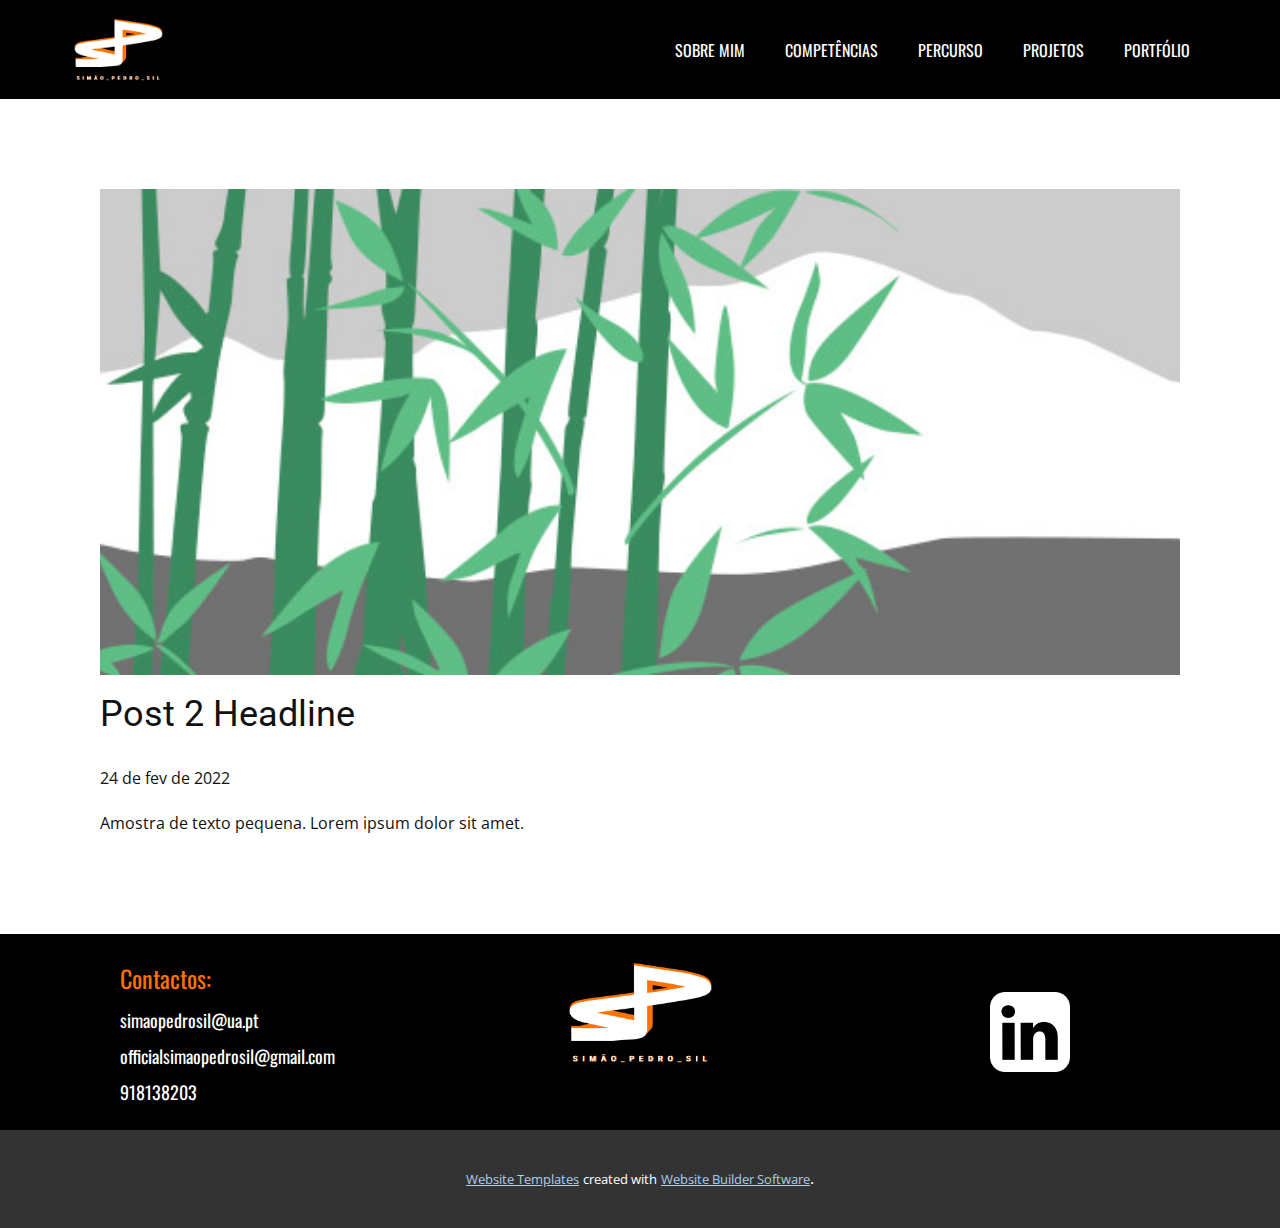
<file: blog/post-1.html>
<!doctype html>
<html style="font-size: 16px;"><head>
    <meta name="viewport" content="width=device-width, initial-scale=1.0">
    <meta charset="utf-8">
    <meta name="keywords" content="Post 1 Headline">
    <meta name="description" content="">
    <meta name="page_type" content="np-template-header-footer-from-plugin">
    <title>Post 2 Headline</title>
    <link rel="stylesheet" href="../nicepage.css" media="screen">
<link rel="stylesheet" href="../Post-Template.css" media="screen">
    <script class="u-script" type="text/javascript" src="../jquery.js" defer=""></script>
    <script class="u-script" type="text/javascript" src="../nicepage.js" defer=""></script>
    <meta name="generator" content="Nicepage 4.6.5, nicepage.com">
    <link id="u-theme-google-font" rel="stylesheet" href="https://fonts.googleapis.com/css?family=Roboto:100,100i,300,300i,400,400i,500,500i,700,700i,900,900i|Open+Sans:300,300i,400,400i,500,500i,600,600i,700,700i,800,800i">
    <link id="u-page-google-font" rel="stylesheet" href="https://fonts.googleapis.com/css?family=Oswald:200,300,400,500,600,700">
    
    
    <script type="application/ld+json">{
		"@context": "http://schema.org",
		"@type": "Organization",
		"name": "CV_2022",
		"logo": "images/ASSINATURA_ILUSTRAO1.jpg"
}</script>
    <meta name="theme-color" content="#478ac9">
  </head>
  <body class="u-body u-xl-mode"><header class="u-black u-clearfix u-header u-header" id="sec-56d4"><div class="u-clearfix u-sheet u-sheet-1">
        <img src="../images/ASSINATURA_ILUSTRAO.jpg" alt="" class="u-image u-image-default u-preserve-proportions u-image-1" data-image-width="2000" data-image-height="2000">
        <nav class="u-menu u-menu-dropdown u-offcanvas u-menu-1">
          <div class="menu-collapse u-custom-font u-font-oswald" style="font-size: 1rem; letter-spacing: 0px; font-weight: 400;">
            <a class="u-button-style u-custom-left-right-menu-spacing u-custom-padding-bottom u-custom-text-active-color u-custom-text-hover-color u-custom-top-bottom-menu-spacing u-nav-link u-text-active-palette-1-base u-text-hover-palette-2-base u-text-white" href="#" style="font-size: calc(1em + 20px);">
              <svg class="u-svg-link" viewBox="0 0 24 24"><use xmlns:xlink="http://www.w3.org/1999/xlink" xlink:href="#menu-hamburger"></use></svg>
              <svg class="u-svg-content" version="1.1" id="menu-hamburger" viewBox="0 0 16 16" x="0px" y="0px" xmlns:xlink="http://www.w3.org/1999/xlink" xmlns="http://www.w3.org/2000/svg"><g><rect y="1" width="16" height="2"></rect><rect y="7" width="16" height="2"></rect><rect y="13" width="16" height="2"></rect>
</g></svg>
            </a>
          </div>
          <div class="u-custom-menu u-nav-container">
            <ul class="u-custom-font u-font-oswald u-nav u-unstyled u-nav-1"><li class="u-nav-item"><a class="u-button-style u-nav-link u-text-active-custom-color-2 u-text-hover-custom-color-2" href="../SOBRE-MIM.html" style="padding: 10px 20px;">SOBRE MIM</a>
</li><li class="u-nav-item"><a class="u-button-style u-nav-link u-text-active-custom-color-2 u-text-hover-custom-color-2" href="../COMPETÊNCIAS.html" style="padding: 10px 20px;">COMPETÊNCIAS</a>
</li><li class="u-nav-item"><a class="u-button-style u-nav-link u-text-active-custom-color-2 u-text-hover-custom-color-2" href="../PERCURSO.html" style="padding: 10px 20px;">PERCURSO</a>
</li><li class="u-nav-item"><a class="u-button-style u-nav-link u-text-active-custom-color-2 u-text-hover-custom-color-2" href="../PROJETOS.html" style="padding: 10px 20px;">PROJETOS</a>
</li><li class="u-nav-item"><a class="u-button-style u-nav-link u-text-active-custom-color-2 u-text-hover-custom-color-2" href="../PORTFÓLIO.html" style="padding: 10px 20px;">PORTFÓLIO</a>
</li></ul>
          </div>
          <div class="u-custom-menu u-nav-container-collapse">
            <div class="u-black u-container-style u-inner-container-layout u-opacity u-opacity-65 u-sidenav">
              <div class="u-inner-container-layout u-sidenav-overflow">
                <div class="u-menu-close"></div>
                <ul class="u-align-center u-custom-font u-font-oswald u-nav u-popupmenu-items u-spacing-0 u-text-active-custom-color-2 u-text-hover-custom-color-2 u-unstyled u-nav-2"><li class="u-nav-item"><a class="u-button-style u-nav-link" href="../SOBRE-MIM.html" style="padding: 10px 20px;">SOBRE MIM</a>
</li><li class="u-nav-item"><a class="u-button-style u-nav-link" href="../COMPETÊNCIAS.html" style="padding: 10px 20px;">COMPETÊNCIAS</a>
</li><li class="u-nav-item"><a class="u-button-style u-nav-link" href="../PERCURSO.html" style="padding: 10px 20px;">PERCURSO</a>
</li><li class="u-nav-item"><a class="u-button-style u-nav-link" href="../PROJETOS.html" style="padding: 10px 20px;">PROJETOS</a>
</li><li class="u-nav-item"><a class="u-button-style u-nav-link" href="../PORTFÓLIO.html" style="padding: 10px 20px;">PORTFÓLIO</a>
</li></ul>
              </div>
            </div>
            <div class="u-custom-color-2 u-menu-overlay u-opacity u-opacity-65"></div>
          </div>
        </nav>
      </div></header>
    <section class="u-align-center u-clearfix u-section-1" id="sec-10f6">
      <div class="u-clearfix u-sheet u-valign-middle-md u-valign-middle-sm u-valign-middle-xs u-sheet-1"><!--post_details--><!--post_details_options_json--><!--{"source":""}--><!--/post_details_options_json--><!--blog_post-->
        <div class="u-container-style u-expanded-width u-post-details u-post-details-1">
          <div class="u-container-layout u-valign-middle u-container-layout-1"><!--blog_post_image-->
            <img alt="" class="u-blog-control u-expanded-width u-image u-image-default u-image-1" src="[data-uri]"><!--/blog_post_image--><!--blog_post_header-->
            <h2 class="u-blog-control u-text u-text-1">Post 2 Headline</h2><!--/blog_post_header--><!--blog_post_metadata-->
            <div class="u-blog-control u-metadata u-metadata-1"><!--blog_post_metadata_date-->
              <span class="u-meta-date u-meta-icon">24 de fev de 2022</span><!--/blog_post_metadata_date--><!--blog_post_metadata_category-->
              <!--/blog_post_metadata_category--><!--blog_post_metadata_comments-->
              <!--/blog_post_metadata_comments-->
            </div><!--/blog_post_metadata--><!--blog_post_content-->
            <div class="u-align-justify u-blog-control u-post-content u-text u-text-2 fr-view">
  Amostra de texto pequena. Lorem ipsum dolor sit amet.
  </div><!--/blog_post_content-->
          </div>
        </div><!--/blog_post--><!--/post_details-->
      </div>
    </section>
    
    
    <footer class="u-align-center u-black u-clearfix u-footer u-footer" id="sec-38b0"><div class="u-align-left u-clearfix u-sheet u-sheet-1">
        <div class="u-clearfix u-expanded-width u-gutter-30 u-layout-wrap u-layout-wrap-1">
          <div class="u-gutter-0 u-layout">
            <div class="u-layout-row">
              <div class="u-align-center-sm u-align-center-xs u-align-left-md u-align-left-xl u-container-style u-layout-cell u-left-cell u-size-20 u-size-20-md u-layout-cell-1">
                <div class="u-container-layout u-valign-middle-xl u-container-layout-1"><!--position-->
                  <div data-position="" class="u-position u-position-1"><!--block-->
                    <div class="u-block">
                      <div class="u-block-container u-clearfix"><!--block_header-->
                        <h5 class="u-block-header u-custom-font u-font-oswald u-text u-text-custom-color-2 u-text-1"><!--block_header_content-->Contactos:<!--/block_header_content--></h5><!--/block_header--><!--block_content-->
                        <div class="u-block-content u-custom-font u-font-oswald u-text u-text-2"><!--block_content_content-->simaopedrosil@ua.pt<br>officialsimaopedrosil@gmail.com<br>918138203<!--/block_content_content-->
                        </div><!--/block_content-->
                      </div>
                    </div><!--/block-->
                  </div><!--/position-->
                </div>
              </div>
              <div class="u-align-center-sm u-align-right-md u-container-style u-layout-cell u-size-20 u-size-20-md u-layout-cell-2">
                <div class="u-container-layout u-valign-bottom-lg u-valign-bottom-md u-container-layout-2">
                  <a href="../2874910516#sec-8cf0" class="u-image u-logo u-image-1" data-image-width="2000" data-image-height="2000" title="logo">
                    <img src="../images/ASSINATURA_ILUSTRAO1.jpg" class="u-logo-image u-logo-image-1" data-image-width="162.4">
                  </a>
                </div>
              </div>
              <div class="u-align-center-sm u-align-center-xs u-align-left-lg u-align-left-md u-align-left-xl u-container-style u-layout-cell u-right-cell u-size-20 u-size-20-md u-layout-cell-3">
                <div class="u-container-layout u-valign-middle u-container-layout-3">
                  <img src="../images/linkedin-icon-18-256.png" alt="" class="u-image u-image-default u-preserve-proportions u-image-2" data-image-width="256" data-image-height="256" data-href="https://www.linkedin.com/in/sim%C3%A3o-pedro-sil/" data-target="_blank">
                </div>
              </div>
            </div>
          </div>
        </div>
      </div></footer>
    <section class="u-backlink u-clearfix u-grey-80">
      <a class="u-link" href="https://nicepage.com/website-templates" target="_blank">
        <span>Website Templates</span>
      </a>
      <p class="u-text">
        <span>created with</span>
      </p>
      <a class="u-link" href="" target="_blank">
        <span>Website Builder Software</span>
      </a>. 
    </section>
  
</body></html>
</file>
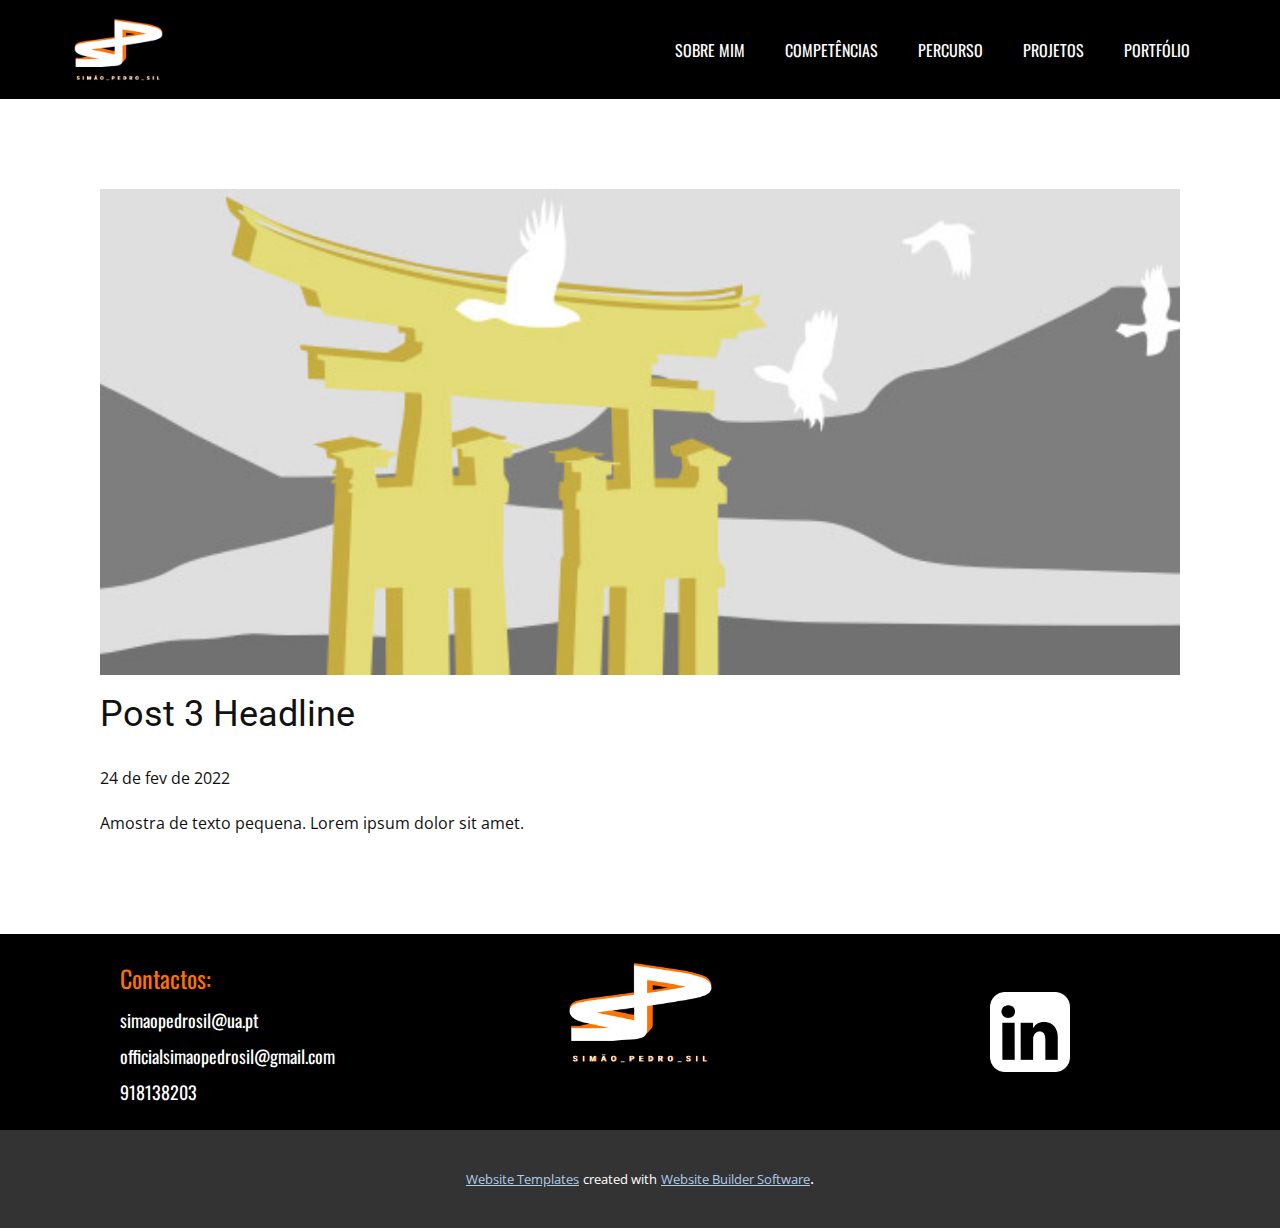
<file: blog/post-2.html>
<!doctype html>
<html style="font-size: 16px;"><head>
    <meta name="viewport" content="width=device-width, initial-scale=1.0">
    <meta charset="utf-8">
    <meta name="keywords" content="Post 1 Headline">
    <meta name="description" content="">
    <meta name="page_type" content="np-template-header-footer-from-plugin">
    <title>Post 3 Headline</title>
    <link rel="stylesheet" href="../nicepage.css" media="screen">
<link rel="stylesheet" href="../Post-Template.css" media="screen">
    <script class="u-script" type="text/javascript" src="../jquery.js" defer=""></script>
    <script class="u-script" type="text/javascript" src="../nicepage.js" defer=""></script>
    <meta name="generator" content="Nicepage 4.6.5, nicepage.com">
    <link id="u-theme-google-font" rel="stylesheet" href="https://fonts.googleapis.com/css?family=Roboto:100,100i,300,300i,400,400i,500,500i,700,700i,900,900i|Open+Sans:300,300i,400,400i,500,500i,600,600i,700,700i,800,800i">
    <link id="u-page-google-font" rel="stylesheet" href="https://fonts.googleapis.com/css?family=Oswald:200,300,400,500,600,700">
    
    
    <script type="application/ld+json">{
		"@context": "http://schema.org",
		"@type": "Organization",
		"name": "CV_2022",
		"logo": "images/ASSINATURA_ILUSTRAO1.jpg"
}</script>
    <meta name="theme-color" content="#478ac9">
  </head>
  <body class="u-body u-xl-mode"><header class="u-black u-clearfix u-header u-header" id="sec-56d4"><div class="u-clearfix u-sheet u-sheet-1">
        <img src="../images/ASSINATURA_ILUSTRAO.jpg" alt="" class="u-image u-image-default u-preserve-proportions u-image-1" data-image-width="2000" data-image-height="2000">
        <nav class="u-menu u-menu-dropdown u-offcanvas u-menu-1">
          <div class="menu-collapse u-custom-font u-font-oswald" style="font-size: 1rem; letter-spacing: 0px; font-weight: 400;">
            <a class="u-button-style u-custom-left-right-menu-spacing u-custom-padding-bottom u-custom-text-active-color u-custom-text-hover-color u-custom-top-bottom-menu-spacing u-nav-link u-text-active-palette-1-base u-text-hover-palette-2-base u-text-white" href="#" style="font-size: calc(1em + 20px);">
              <svg class="u-svg-link" viewBox="0 0 24 24"><use xmlns:xlink="http://www.w3.org/1999/xlink" xlink:href="#menu-hamburger"></use></svg>
              <svg class="u-svg-content" version="1.1" id="menu-hamburger" viewBox="0 0 16 16" x="0px" y="0px" xmlns:xlink="http://www.w3.org/1999/xlink" xmlns="http://www.w3.org/2000/svg"><g><rect y="1" width="16" height="2"></rect><rect y="7" width="16" height="2"></rect><rect y="13" width="16" height="2"></rect>
</g></svg>
            </a>
          </div>
          <div class="u-custom-menu u-nav-container">
            <ul class="u-custom-font u-font-oswald u-nav u-unstyled u-nav-1"><li class="u-nav-item"><a class="u-button-style u-nav-link u-text-active-custom-color-2 u-text-hover-custom-color-2" href="../SOBRE-MIM.html" style="padding: 10px 20px;">SOBRE MIM</a>
</li><li class="u-nav-item"><a class="u-button-style u-nav-link u-text-active-custom-color-2 u-text-hover-custom-color-2" href="../COMPETÊNCIAS.html" style="padding: 10px 20px;">COMPETÊNCIAS</a>
</li><li class="u-nav-item"><a class="u-button-style u-nav-link u-text-active-custom-color-2 u-text-hover-custom-color-2" href="../PERCURSO.html" style="padding: 10px 20px;">PERCURSO</a>
</li><li class="u-nav-item"><a class="u-button-style u-nav-link u-text-active-custom-color-2 u-text-hover-custom-color-2" href="../PROJETOS.html" style="padding: 10px 20px;">PROJETOS</a>
</li><li class="u-nav-item"><a class="u-button-style u-nav-link u-text-active-custom-color-2 u-text-hover-custom-color-2" href="../PORTFÓLIO.html" style="padding: 10px 20px;">PORTFÓLIO</a>
</li></ul>
          </div>
          <div class="u-custom-menu u-nav-container-collapse">
            <div class="u-black u-container-style u-inner-container-layout u-opacity u-opacity-65 u-sidenav">
              <div class="u-inner-container-layout u-sidenav-overflow">
                <div class="u-menu-close"></div>
                <ul class="u-align-center u-custom-font u-font-oswald u-nav u-popupmenu-items u-spacing-0 u-text-active-custom-color-2 u-text-hover-custom-color-2 u-unstyled u-nav-2"><li class="u-nav-item"><a class="u-button-style u-nav-link" href="../SOBRE-MIM.html" style="padding: 10px 20px;">SOBRE MIM</a>
</li><li class="u-nav-item"><a class="u-button-style u-nav-link" href="../COMPETÊNCIAS.html" style="padding: 10px 20px;">COMPETÊNCIAS</a>
</li><li class="u-nav-item"><a class="u-button-style u-nav-link" href="../PERCURSO.html" style="padding: 10px 20px;">PERCURSO</a>
</li><li class="u-nav-item"><a class="u-button-style u-nav-link" href="../PROJETOS.html" style="padding: 10px 20px;">PROJETOS</a>
</li><li class="u-nav-item"><a class="u-button-style u-nav-link" href="../PORTFÓLIO.html" style="padding: 10px 20px;">PORTFÓLIO</a>
</li></ul>
              </div>
            </div>
            <div class="u-custom-color-2 u-menu-overlay u-opacity u-opacity-65"></div>
          </div>
        </nav>
      </div></header>
    <section class="u-align-center u-clearfix u-section-1" id="sec-10f6">
      <div class="u-clearfix u-sheet u-valign-middle-md u-valign-middle-sm u-valign-middle-xs u-sheet-1"><!--post_details--><!--post_details_options_json--><!--{"source":""}--><!--/post_details_options_json--><!--blog_post-->
        <div class="u-container-style u-expanded-width u-post-details u-post-details-1">
          <div class="u-container-layout u-valign-middle u-container-layout-1"><!--blog_post_image-->
            <img alt="" class="u-blog-control u-expanded-width u-image u-image-default u-image-1" src="[data-uri]"><!--/blog_post_image--><!--blog_post_header-->
            <h2 class="u-blog-control u-text u-text-1">Post 3 Headline</h2><!--/blog_post_header--><!--blog_post_metadata-->
            <div class="u-blog-control u-metadata u-metadata-1"><!--blog_post_metadata_date-->
              <span class="u-meta-date u-meta-icon">24 de fev de 2022</span><!--/blog_post_metadata_date--><!--blog_post_metadata_category-->
              <!--/blog_post_metadata_category--><!--blog_post_metadata_comments-->
              <!--/blog_post_metadata_comments-->
            </div><!--/blog_post_metadata--><!--blog_post_content-->
            <div class="u-align-justify u-blog-control u-post-content u-text u-text-2 fr-view">
  Amostra de texto pequena. Lorem ipsum dolor sit amet.
  </div><!--/blog_post_content-->
          </div>
        </div><!--/blog_post--><!--/post_details-->
      </div>
    </section>
    
    
    <footer class="u-align-center u-black u-clearfix u-footer u-footer" id="sec-38b0"><div class="u-align-left u-clearfix u-sheet u-sheet-1">
        <div class="u-clearfix u-expanded-width u-gutter-30 u-layout-wrap u-layout-wrap-1">
          <div class="u-gutter-0 u-layout">
            <div class="u-layout-row">
              <div class="u-align-center-sm u-align-center-xs u-align-left-md u-align-left-xl u-container-style u-layout-cell u-left-cell u-size-20 u-size-20-md u-layout-cell-1">
                <div class="u-container-layout u-valign-middle-xl u-container-layout-1"><!--position-->
                  <div data-position="" class="u-position u-position-1"><!--block-->
                    <div class="u-block">
                      <div class="u-block-container u-clearfix"><!--block_header-->
                        <h5 class="u-block-header u-custom-font u-font-oswald u-text u-text-custom-color-2 u-text-1"><!--block_header_content-->Contactos:<!--/block_header_content--></h5><!--/block_header--><!--block_content-->
                        <div class="u-block-content u-custom-font u-font-oswald u-text u-text-2"><!--block_content_content-->simaopedrosil@ua.pt<br>officialsimaopedrosil@gmail.com<br>918138203<!--/block_content_content-->
                        </div><!--/block_content-->
                      </div>
                    </div><!--/block-->
                  </div><!--/position-->
                </div>
              </div>
              <div class="u-align-center-sm u-align-right-md u-container-style u-layout-cell u-size-20 u-size-20-md u-layout-cell-2">
                <div class="u-container-layout u-valign-bottom-lg u-valign-bottom-md u-container-layout-2">
                  <a href="../2874910516#sec-8cf0" class="u-image u-logo u-image-1" data-image-width="2000" data-image-height="2000" title="logo">
                    <img src="../images/ASSINATURA_ILUSTRAO1.jpg" class="u-logo-image u-logo-image-1" data-image-width="162.4">
                  </a>
                </div>
              </div>
              <div class="u-align-center-sm u-align-center-xs u-align-left-lg u-align-left-md u-align-left-xl u-container-style u-layout-cell u-right-cell u-size-20 u-size-20-md u-layout-cell-3">
                <div class="u-container-layout u-valign-middle u-container-layout-3">
                  <img src="../images/linkedin-icon-18-256.png" alt="" class="u-image u-image-default u-preserve-proportions u-image-2" data-image-width="256" data-image-height="256" data-href="https://www.linkedin.com/in/sim%C3%A3o-pedro-sil/" data-target="_blank">
                </div>
              </div>
            </div>
          </div>
        </div>
      </div></footer>
    <section class="u-backlink u-clearfix u-grey-80">
      <a class="u-link" href="https://nicepage.com/website-templates" target="_blank">
        <span>Website Templates</span>
      </a>
      <p class="u-text">
        <span>created with</span>
      </p>
      <a class="u-link" href="" target="_blank">
        <span>Website Builder Software</span>
      </a>. 
    </section>
  
</body></html>
</file>
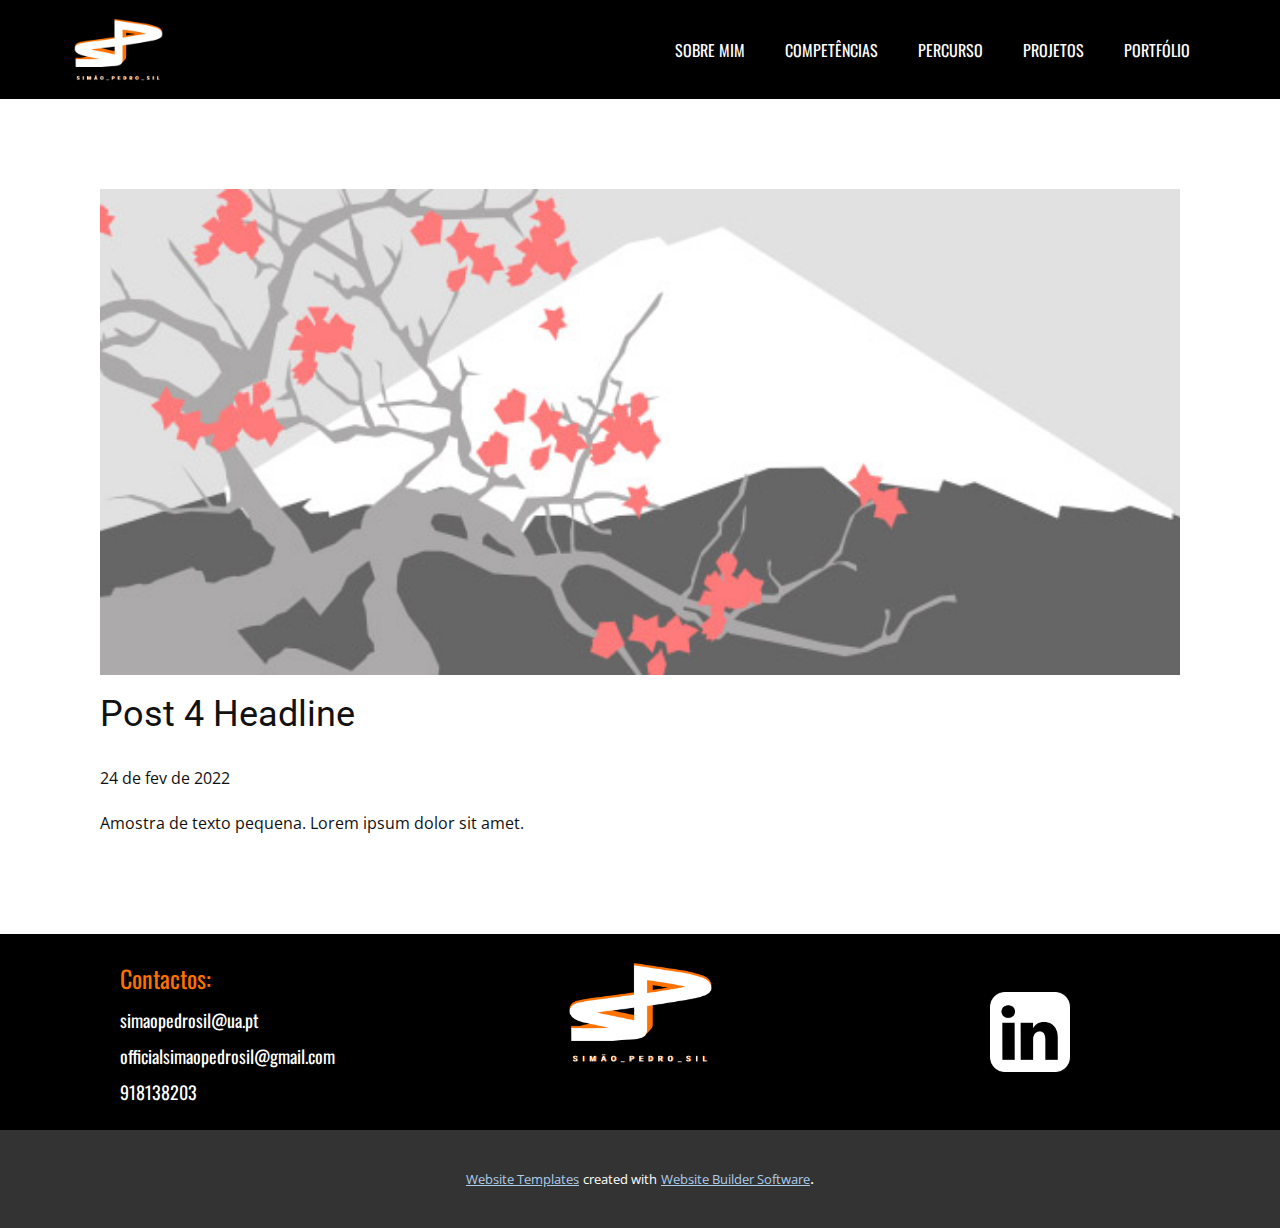
<file: blog/post-3.html>
<!doctype html>
<html style="font-size: 16px;"><head>
    <meta name="viewport" content="width=device-width, initial-scale=1.0">
    <meta charset="utf-8">
    <meta name="keywords" content="Post 1 Headline">
    <meta name="description" content="">
    <meta name="page_type" content="np-template-header-footer-from-plugin">
    <title>Post 4 Headline</title>
    <link rel="stylesheet" href="../nicepage.css" media="screen">
<link rel="stylesheet" href="../Post-Template.css" media="screen">
    <script class="u-script" type="text/javascript" src="../jquery.js" defer=""></script>
    <script class="u-script" type="text/javascript" src="../nicepage.js" defer=""></script>
    <meta name="generator" content="Nicepage 4.6.5, nicepage.com">
    <link id="u-theme-google-font" rel="stylesheet" href="https://fonts.googleapis.com/css?family=Roboto:100,100i,300,300i,400,400i,500,500i,700,700i,900,900i|Open+Sans:300,300i,400,400i,500,500i,600,600i,700,700i,800,800i">
    <link id="u-page-google-font" rel="stylesheet" href="https://fonts.googleapis.com/css?family=Oswald:200,300,400,500,600,700">
    
    
    <script type="application/ld+json">{
		"@context": "http://schema.org",
		"@type": "Organization",
		"name": "CV_2022",
		"logo": "images/ASSINATURA_ILUSTRAO1.jpg"
}</script>
    <meta name="theme-color" content="#478ac9">
  </head>
  <body class="u-body u-xl-mode"><header class="u-black u-clearfix u-header u-header" id="sec-56d4"><div class="u-clearfix u-sheet u-sheet-1">
        <img src="../images/ASSINATURA_ILUSTRAO.jpg" alt="" class="u-image u-image-default u-preserve-proportions u-image-1" data-image-width="2000" data-image-height="2000">
        <nav class="u-menu u-menu-dropdown u-offcanvas u-menu-1">
          <div class="menu-collapse u-custom-font u-font-oswald" style="font-size: 1rem; letter-spacing: 0px; font-weight: 400;">
            <a class="u-button-style u-custom-left-right-menu-spacing u-custom-padding-bottom u-custom-text-active-color u-custom-text-hover-color u-custom-top-bottom-menu-spacing u-nav-link u-text-active-palette-1-base u-text-hover-palette-2-base u-text-white" href="#" style="font-size: calc(1em + 20px);">
              <svg class="u-svg-link" viewBox="0 0 24 24"><use xmlns:xlink="http://www.w3.org/1999/xlink" xlink:href="#menu-hamburger"></use></svg>
              <svg class="u-svg-content" version="1.1" id="menu-hamburger" viewBox="0 0 16 16" x="0px" y="0px" xmlns:xlink="http://www.w3.org/1999/xlink" xmlns="http://www.w3.org/2000/svg"><g><rect y="1" width="16" height="2"></rect><rect y="7" width="16" height="2"></rect><rect y="13" width="16" height="2"></rect>
</g></svg>
            </a>
          </div>
          <div class="u-custom-menu u-nav-container">
            <ul class="u-custom-font u-font-oswald u-nav u-unstyled u-nav-1"><li class="u-nav-item"><a class="u-button-style u-nav-link u-text-active-custom-color-2 u-text-hover-custom-color-2" href="../SOBRE-MIM.html" style="padding: 10px 20px;">SOBRE MIM</a>
</li><li class="u-nav-item"><a class="u-button-style u-nav-link u-text-active-custom-color-2 u-text-hover-custom-color-2" href="../COMPETÊNCIAS.html" style="padding: 10px 20px;">COMPETÊNCIAS</a>
</li><li class="u-nav-item"><a class="u-button-style u-nav-link u-text-active-custom-color-2 u-text-hover-custom-color-2" href="../PERCURSO.html" style="padding: 10px 20px;">PERCURSO</a>
</li><li class="u-nav-item"><a class="u-button-style u-nav-link u-text-active-custom-color-2 u-text-hover-custom-color-2" href="../PROJETOS.html" style="padding: 10px 20px;">PROJETOS</a>
</li><li class="u-nav-item"><a class="u-button-style u-nav-link u-text-active-custom-color-2 u-text-hover-custom-color-2" href="../PORTFÓLIO.html" style="padding: 10px 20px;">PORTFÓLIO</a>
</li></ul>
          </div>
          <div class="u-custom-menu u-nav-container-collapse">
            <div class="u-black u-container-style u-inner-container-layout u-opacity u-opacity-65 u-sidenav">
              <div class="u-inner-container-layout u-sidenav-overflow">
                <div class="u-menu-close"></div>
                <ul class="u-align-center u-custom-font u-font-oswald u-nav u-popupmenu-items u-spacing-0 u-text-active-custom-color-2 u-text-hover-custom-color-2 u-unstyled u-nav-2"><li class="u-nav-item"><a class="u-button-style u-nav-link" href="../SOBRE-MIM.html" style="padding: 10px 20px;">SOBRE MIM</a>
</li><li class="u-nav-item"><a class="u-button-style u-nav-link" href="../COMPETÊNCIAS.html" style="padding: 10px 20px;">COMPETÊNCIAS</a>
</li><li class="u-nav-item"><a class="u-button-style u-nav-link" href="../PERCURSO.html" style="padding: 10px 20px;">PERCURSO</a>
</li><li class="u-nav-item"><a class="u-button-style u-nav-link" href="../PROJETOS.html" style="padding: 10px 20px;">PROJETOS</a>
</li><li class="u-nav-item"><a class="u-button-style u-nav-link" href="../PORTFÓLIO.html" style="padding: 10px 20px;">PORTFÓLIO</a>
</li></ul>
              </div>
            </div>
            <div class="u-custom-color-2 u-menu-overlay u-opacity u-opacity-65"></div>
          </div>
        </nav>
      </div></header>
    <section class="u-align-center u-clearfix u-section-1" id="sec-10f6">
      <div class="u-clearfix u-sheet u-valign-middle-md u-valign-middle-sm u-valign-middle-xs u-sheet-1"><!--post_details--><!--post_details_options_json--><!--{"source":""}--><!--/post_details_options_json--><!--blog_post-->
        <div class="u-container-style u-expanded-width u-post-details u-post-details-1">
          <div class="u-container-layout u-valign-middle u-container-layout-1"><!--blog_post_image-->
            <img alt="" class="u-blog-control u-expanded-width u-image u-image-default u-image-1" src="[data-uri]"><!--/blog_post_image--><!--blog_post_header-->
            <h2 class="u-blog-control u-text u-text-1">Post 4 Headline</h2><!--/blog_post_header--><!--blog_post_metadata-->
            <div class="u-blog-control u-metadata u-metadata-1"><!--blog_post_metadata_date-->
              <span class="u-meta-date u-meta-icon">24 de fev de 2022</span><!--/blog_post_metadata_date--><!--blog_post_metadata_category-->
              <!--/blog_post_metadata_category--><!--blog_post_metadata_comments-->
              <!--/blog_post_metadata_comments-->
            </div><!--/blog_post_metadata--><!--blog_post_content-->
            <div class="u-align-justify u-blog-control u-post-content u-text u-text-2 fr-view">
  Amostra de texto pequena. Lorem ipsum dolor sit amet.
  </div><!--/blog_post_content-->
          </div>
        </div><!--/blog_post--><!--/post_details-->
      </div>
    </section>
    
    
    <footer class="u-align-center u-black u-clearfix u-footer u-footer" id="sec-38b0"><div class="u-align-left u-clearfix u-sheet u-sheet-1">
        <div class="u-clearfix u-expanded-width u-gutter-30 u-layout-wrap u-layout-wrap-1">
          <div class="u-gutter-0 u-layout">
            <div class="u-layout-row">
              <div class="u-align-center-sm u-align-center-xs u-align-left-md u-align-left-xl u-container-style u-layout-cell u-left-cell u-size-20 u-size-20-md u-layout-cell-1">
                <div class="u-container-layout u-valign-middle-xl u-container-layout-1"><!--position-->
                  <div data-position="" class="u-position u-position-1"><!--block-->
                    <div class="u-block">
                      <div class="u-block-container u-clearfix"><!--block_header-->
                        <h5 class="u-block-header u-custom-font u-font-oswald u-text u-text-custom-color-2 u-text-1"><!--block_header_content-->Contactos:<!--/block_header_content--></h5><!--/block_header--><!--block_content-->
                        <div class="u-block-content u-custom-font u-font-oswald u-text u-text-2"><!--block_content_content-->simaopedrosil@ua.pt<br>officialsimaopedrosil@gmail.com<br>918138203<!--/block_content_content-->
                        </div><!--/block_content-->
                      </div>
                    </div><!--/block-->
                  </div><!--/position-->
                </div>
              </div>
              <div class="u-align-center-sm u-align-right-md u-container-style u-layout-cell u-size-20 u-size-20-md u-layout-cell-2">
                <div class="u-container-layout u-valign-bottom-lg u-valign-bottom-md u-container-layout-2">
                  <a href="../2874910516#sec-8cf0" class="u-image u-logo u-image-1" data-image-width="2000" data-image-height="2000" title="logo">
                    <img src="../images/ASSINATURA_ILUSTRAO1.jpg" class="u-logo-image u-logo-image-1" data-image-width="162.4">
                  </a>
                </div>
              </div>
              <div class="u-align-center-sm u-align-center-xs u-align-left-lg u-align-left-md u-align-left-xl u-container-style u-layout-cell u-right-cell u-size-20 u-size-20-md u-layout-cell-3">
                <div class="u-container-layout u-valign-middle u-container-layout-3">
                  <img src="../images/linkedin-icon-18-256.png" alt="" class="u-image u-image-default u-preserve-proportions u-image-2" data-image-width="256" data-image-height="256" data-href="https://www.linkedin.com/in/sim%C3%A3o-pedro-sil/" data-target="_blank">
                </div>
              </div>
            </div>
          </div>
        </div>
      </div></footer>
    <section class="u-backlink u-clearfix u-grey-80">
      <a class="u-link" href="https://nicepage.com/website-templates" target="_blank">
        <span>Website Templates</span>
      </a>
      <p class="u-text">
        <span>created with</span>
      </p>
      <a class="u-link" href="" target="_blank">
        <span>Website Builder Software</span>
      </a>. 
    </section>
  
</body></html>
</file>
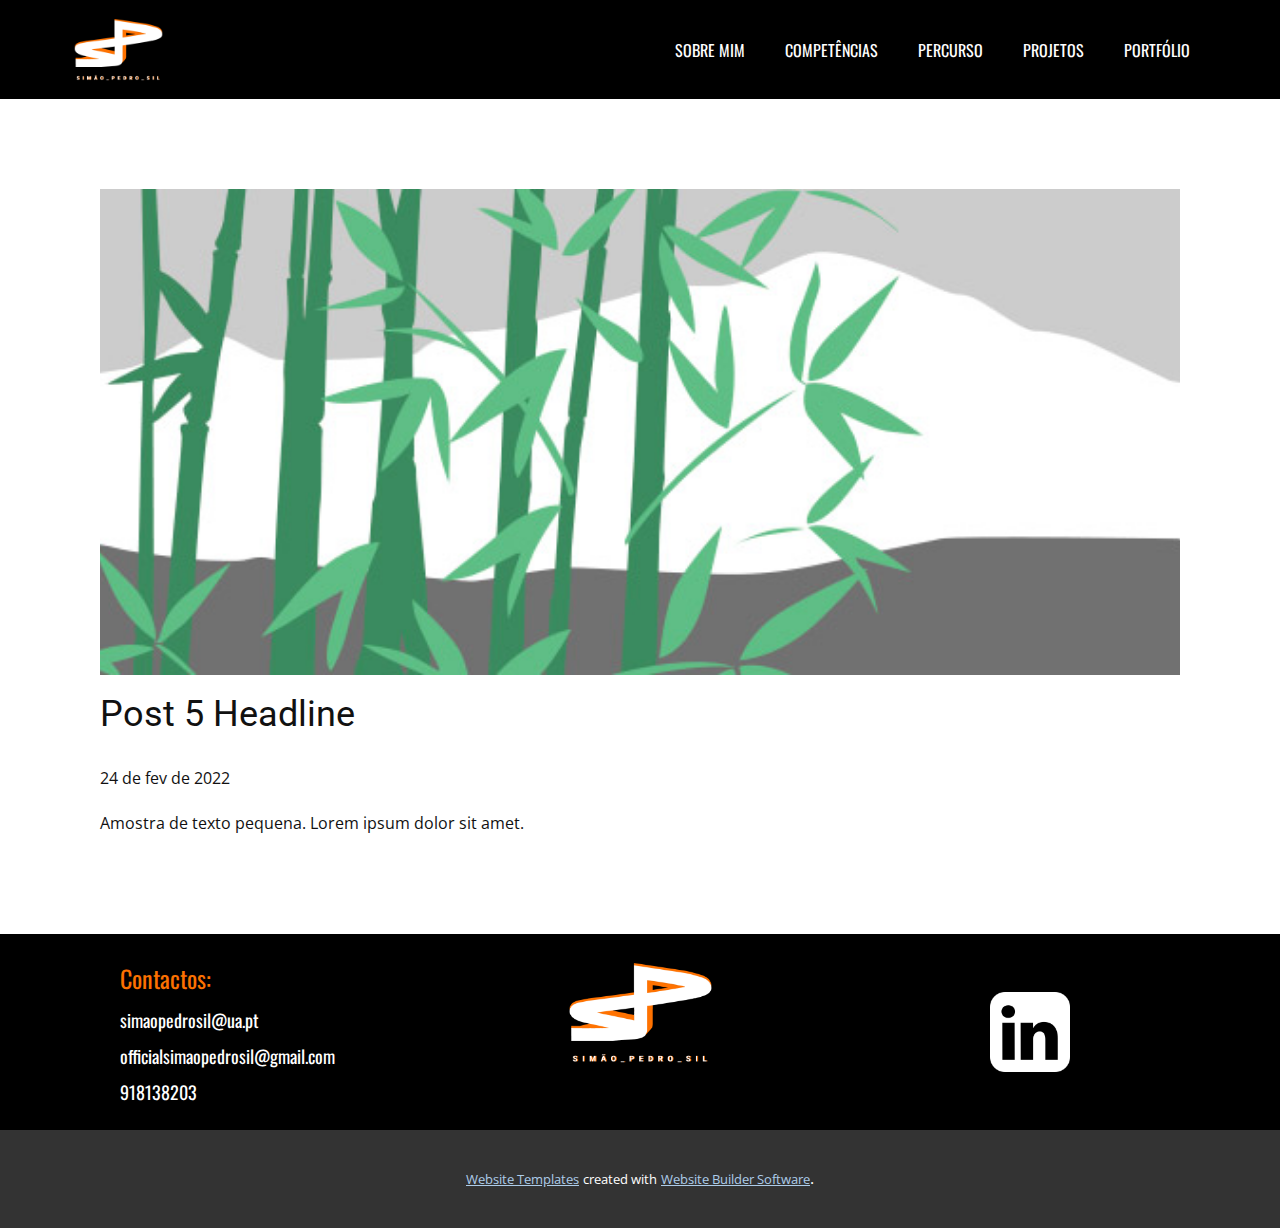
<file: blog/post-4.html>
<!doctype html>
<html style="font-size: 16px;"><head>
    <meta name="viewport" content="width=device-width, initial-scale=1.0">
    <meta charset="utf-8">
    <meta name="keywords" content="Post 1 Headline">
    <meta name="description" content="">
    <meta name="page_type" content="np-template-header-footer-from-plugin">
    <title>Post 5 Headline</title>
    <link rel="stylesheet" href="../nicepage.css" media="screen">
<link rel="stylesheet" href="../Post-Template.css" media="screen">
    <script class="u-script" type="text/javascript" src="../jquery.js" defer=""></script>
    <script class="u-script" type="text/javascript" src="../nicepage.js" defer=""></script>
    <meta name="generator" content="Nicepage 4.6.5, nicepage.com">
    <link id="u-theme-google-font" rel="stylesheet" href="https://fonts.googleapis.com/css?family=Roboto:100,100i,300,300i,400,400i,500,500i,700,700i,900,900i|Open+Sans:300,300i,400,400i,500,500i,600,600i,700,700i,800,800i">
    <link id="u-page-google-font" rel="stylesheet" href="https://fonts.googleapis.com/css?family=Oswald:200,300,400,500,600,700">
    
    
    <script type="application/ld+json">{
		"@context": "http://schema.org",
		"@type": "Organization",
		"name": "CV_2022",
		"logo": "images/ASSINATURA_ILUSTRAO1.jpg"
}</script>
    <meta name="theme-color" content="#478ac9">
  </head>
  <body class="u-body u-xl-mode"><header class="u-black u-clearfix u-header u-header" id="sec-56d4"><div class="u-clearfix u-sheet u-sheet-1">
        <img src="../images/ASSINATURA_ILUSTRAO.jpg" alt="" class="u-image u-image-default u-preserve-proportions u-image-1" data-image-width="2000" data-image-height="2000">
        <nav class="u-menu u-menu-dropdown u-offcanvas u-menu-1">
          <div class="menu-collapse u-custom-font u-font-oswald" style="font-size: 1rem; letter-spacing: 0px; font-weight: 400;">
            <a class="u-button-style u-custom-left-right-menu-spacing u-custom-padding-bottom u-custom-text-active-color u-custom-text-hover-color u-custom-top-bottom-menu-spacing u-nav-link u-text-active-palette-1-base u-text-hover-palette-2-base u-text-white" href="#" style="font-size: calc(1em + 20px);">
              <svg class="u-svg-link" viewBox="0 0 24 24"><use xmlns:xlink="http://www.w3.org/1999/xlink" xlink:href="#menu-hamburger"></use></svg>
              <svg class="u-svg-content" version="1.1" id="menu-hamburger" viewBox="0 0 16 16" x="0px" y="0px" xmlns:xlink="http://www.w3.org/1999/xlink" xmlns="http://www.w3.org/2000/svg"><g><rect y="1" width="16" height="2"></rect><rect y="7" width="16" height="2"></rect><rect y="13" width="16" height="2"></rect>
</g></svg>
            </a>
          </div>
          <div class="u-custom-menu u-nav-container">
            <ul class="u-custom-font u-font-oswald u-nav u-unstyled u-nav-1"><li class="u-nav-item"><a class="u-button-style u-nav-link u-text-active-custom-color-2 u-text-hover-custom-color-2" href="../SOBRE-MIM.html" style="padding: 10px 20px;">SOBRE MIM</a>
</li><li class="u-nav-item"><a class="u-button-style u-nav-link u-text-active-custom-color-2 u-text-hover-custom-color-2" href="../COMPETÊNCIAS.html" style="padding: 10px 20px;">COMPETÊNCIAS</a>
</li><li class="u-nav-item"><a class="u-button-style u-nav-link u-text-active-custom-color-2 u-text-hover-custom-color-2" href="../PERCURSO.html" style="padding: 10px 20px;">PERCURSO</a>
</li><li class="u-nav-item"><a class="u-button-style u-nav-link u-text-active-custom-color-2 u-text-hover-custom-color-2" href="../PROJETOS.html" style="padding: 10px 20px;">PROJETOS</a>
</li><li class="u-nav-item"><a class="u-button-style u-nav-link u-text-active-custom-color-2 u-text-hover-custom-color-2" href="../PORTFÓLIO.html" style="padding: 10px 20px;">PORTFÓLIO</a>
</li></ul>
          </div>
          <div class="u-custom-menu u-nav-container-collapse">
            <div class="u-black u-container-style u-inner-container-layout u-opacity u-opacity-65 u-sidenav">
              <div class="u-inner-container-layout u-sidenav-overflow">
                <div class="u-menu-close"></div>
                <ul class="u-align-center u-custom-font u-font-oswald u-nav u-popupmenu-items u-spacing-0 u-text-active-custom-color-2 u-text-hover-custom-color-2 u-unstyled u-nav-2"><li class="u-nav-item"><a class="u-button-style u-nav-link" href="../SOBRE-MIM.html" style="padding: 10px 20px;">SOBRE MIM</a>
</li><li class="u-nav-item"><a class="u-button-style u-nav-link" href="../COMPETÊNCIAS.html" style="padding: 10px 20px;">COMPETÊNCIAS</a>
</li><li class="u-nav-item"><a class="u-button-style u-nav-link" href="../PERCURSO.html" style="padding: 10px 20px;">PERCURSO</a>
</li><li class="u-nav-item"><a class="u-button-style u-nav-link" href="../PROJETOS.html" style="padding: 10px 20px;">PROJETOS</a>
</li><li class="u-nav-item"><a class="u-button-style u-nav-link" href="../PORTFÓLIO.html" style="padding: 10px 20px;">PORTFÓLIO</a>
</li></ul>
              </div>
            </div>
            <div class="u-custom-color-2 u-menu-overlay u-opacity u-opacity-65"></div>
          </div>
        </nav>
      </div></header>
    <section class="u-align-center u-clearfix u-section-1" id="sec-10f6">
      <div class="u-clearfix u-sheet u-valign-middle-md u-valign-middle-sm u-valign-middle-xs u-sheet-1"><!--post_details--><!--post_details_options_json--><!--{"source":""}--><!--/post_details_options_json--><!--blog_post-->
        <div class="u-container-style u-expanded-width u-post-details u-post-details-1">
          <div class="u-container-layout u-valign-middle u-container-layout-1"><!--blog_post_image-->
            <img alt="" class="u-blog-control u-expanded-width u-image u-image-default u-image-1" src="[data-uri]"><!--/blog_post_image--><!--blog_post_header-->
            <h2 class="u-blog-control u-text u-text-1">Post 5 Headline</h2><!--/blog_post_header--><!--blog_post_metadata-->
            <div class="u-blog-control u-metadata u-metadata-1"><!--blog_post_metadata_date-->
              <span class="u-meta-date u-meta-icon">24 de fev de 2022</span><!--/blog_post_metadata_date--><!--blog_post_metadata_category-->
              <!--/blog_post_metadata_category--><!--blog_post_metadata_comments-->
              <!--/blog_post_metadata_comments-->
            </div><!--/blog_post_metadata--><!--blog_post_content-->
            <div class="u-align-justify u-blog-control u-post-content u-text u-text-2 fr-view">
  Amostra de texto pequena. Lorem ipsum dolor sit amet.
  </div><!--/blog_post_content-->
          </div>
        </div><!--/blog_post--><!--/post_details-->
      </div>
    </section>
    
    
    <footer class="u-align-center u-black u-clearfix u-footer u-footer" id="sec-38b0"><div class="u-align-left u-clearfix u-sheet u-sheet-1">
        <div class="u-clearfix u-expanded-width u-gutter-30 u-layout-wrap u-layout-wrap-1">
          <div class="u-gutter-0 u-layout">
            <div class="u-layout-row">
              <div class="u-align-center-sm u-align-center-xs u-align-left-md u-align-left-xl u-container-style u-layout-cell u-left-cell u-size-20 u-size-20-md u-layout-cell-1">
                <div class="u-container-layout u-valign-middle-xl u-container-layout-1"><!--position-->
                  <div data-position="" class="u-position u-position-1"><!--block-->
                    <div class="u-block">
                      <div class="u-block-container u-clearfix"><!--block_header-->
                        <h5 class="u-block-header u-custom-font u-font-oswald u-text u-text-custom-color-2 u-text-1"><!--block_header_content-->Contactos:<!--/block_header_content--></h5><!--/block_header--><!--block_content-->
                        <div class="u-block-content u-custom-font u-font-oswald u-text u-text-2"><!--block_content_content-->simaopedrosil@ua.pt<br>officialsimaopedrosil@gmail.com<br>918138203<!--/block_content_content-->
                        </div><!--/block_content-->
                      </div>
                    </div><!--/block-->
                  </div><!--/position-->
                </div>
              </div>
              <div class="u-align-center-sm u-align-right-md u-container-style u-layout-cell u-size-20 u-size-20-md u-layout-cell-2">
                <div class="u-container-layout u-valign-bottom-lg u-valign-bottom-md u-container-layout-2">
                  <a href="../2874910516#sec-8cf0" class="u-image u-logo u-image-1" data-image-width="2000" data-image-height="2000" title="logo">
                    <img src="../images/ASSINATURA_ILUSTRAO1.jpg" class="u-logo-image u-logo-image-1" data-image-width="162.4">
                  </a>
                </div>
              </div>
              <div class="u-align-center-sm u-align-center-xs u-align-left-lg u-align-left-md u-align-left-xl u-container-style u-layout-cell u-right-cell u-size-20 u-size-20-md u-layout-cell-3">
                <div class="u-container-layout u-valign-middle u-container-layout-3">
                  <img src="../images/linkedin-icon-18-256.png" alt="" class="u-image u-image-default u-preserve-proportions u-image-2" data-image-width="256" data-image-height="256" data-href="https://www.linkedin.com/in/sim%C3%A3o-pedro-sil/" data-target="_blank">
                </div>
              </div>
            </div>
          </div>
        </div>
      </div></footer>
    <section class="u-backlink u-clearfix u-grey-80">
      <a class="u-link" href="https://nicepage.com/website-templates" target="_blank">
        <span>Website Templates</span>
      </a>
      <p class="u-text">
        <span>created with</span>
      </p>
      <a class="u-link" href="" target="_blank">
        <span>Website Builder Software</span>
      </a>. 
    </section>
  
</body></html>
</file>
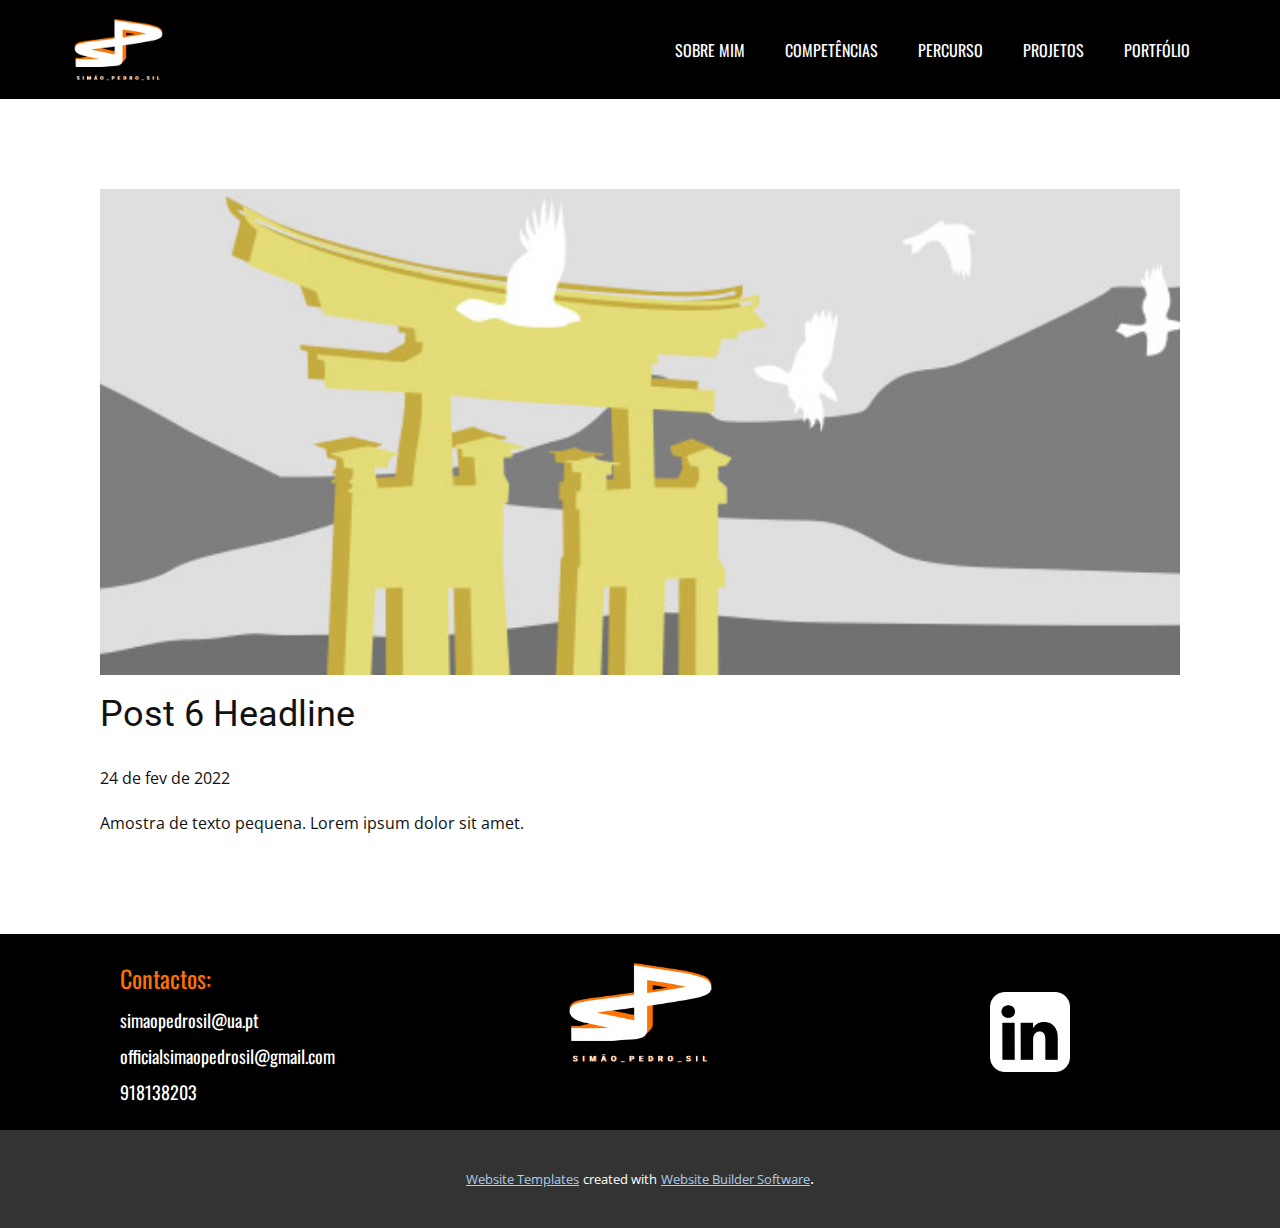
<file: blog/post-5.html>
<!doctype html>
<html style="font-size: 16px;"><head>
    <meta name="viewport" content="width=device-width, initial-scale=1.0">
    <meta charset="utf-8">
    <meta name="keywords" content="Post 1 Headline">
    <meta name="description" content="">
    <meta name="page_type" content="np-template-header-footer-from-plugin">
    <title>Post 6 Headline</title>
    <link rel="stylesheet" href="../nicepage.css" media="screen">
<link rel="stylesheet" href="../Post-Template.css" media="screen">
    <script class="u-script" type="text/javascript" src="../jquery.js" defer=""></script>
    <script class="u-script" type="text/javascript" src="../nicepage.js" defer=""></script>
    <meta name="generator" content="Nicepage 4.6.5, nicepage.com">
    <link id="u-theme-google-font" rel="stylesheet" href="https://fonts.googleapis.com/css?family=Roboto:100,100i,300,300i,400,400i,500,500i,700,700i,900,900i|Open+Sans:300,300i,400,400i,500,500i,600,600i,700,700i,800,800i">
    <link id="u-page-google-font" rel="stylesheet" href="https://fonts.googleapis.com/css?family=Oswald:200,300,400,500,600,700">
    
    
    <script type="application/ld+json">{
		"@context": "http://schema.org",
		"@type": "Organization",
		"name": "CV_2022",
		"logo": "images/ASSINATURA_ILUSTRAO1.jpg"
}</script>
    <meta name="theme-color" content="#478ac9">
  </head>
  <body class="u-body u-xl-mode"><header class="u-black u-clearfix u-header u-header" id="sec-56d4"><div class="u-clearfix u-sheet u-sheet-1">
        <img src="../images/ASSINATURA_ILUSTRAO.jpg" alt="" class="u-image u-image-default u-preserve-proportions u-image-1" data-image-width="2000" data-image-height="2000">
        <nav class="u-menu u-menu-dropdown u-offcanvas u-menu-1">
          <div class="menu-collapse u-custom-font u-font-oswald" style="font-size: 1rem; letter-spacing: 0px; font-weight: 400;">
            <a class="u-button-style u-custom-left-right-menu-spacing u-custom-padding-bottom u-custom-text-active-color u-custom-text-hover-color u-custom-top-bottom-menu-spacing u-nav-link u-text-active-palette-1-base u-text-hover-palette-2-base u-text-white" href="#" style="font-size: calc(1em + 20px);">
              <svg class="u-svg-link" viewBox="0 0 24 24"><use xmlns:xlink="http://www.w3.org/1999/xlink" xlink:href="#menu-hamburger"></use></svg>
              <svg class="u-svg-content" version="1.1" id="menu-hamburger" viewBox="0 0 16 16" x="0px" y="0px" xmlns:xlink="http://www.w3.org/1999/xlink" xmlns="http://www.w3.org/2000/svg"><g><rect y="1" width="16" height="2"></rect><rect y="7" width="16" height="2"></rect><rect y="13" width="16" height="2"></rect>
</g></svg>
            </a>
          </div>
          <div class="u-custom-menu u-nav-container">
            <ul class="u-custom-font u-font-oswald u-nav u-unstyled u-nav-1"><li class="u-nav-item"><a class="u-button-style u-nav-link u-text-active-custom-color-2 u-text-hover-custom-color-2" href="../SOBRE-MIM.html" style="padding: 10px 20px;">SOBRE MIM</a>
</li><li class="u-nav-item"><a class="u-button-style u-nav-link u-text-active-custom-color-2 u-text-hover-custom-color-2" href="../COMPETÊNCIAS.html" style="padding: 10px 20px;">COMPETÊNCIAS</a>
</li><li class="u-nav-item"><a class="u-button-style u-nav-link u-text-active-custom-color-2 u-text-hover-custom-color-2" href="../PERCURSO.html" style="padding: 10px 20px;">PERCURSO</a>
</li><li class="u-nav-item"><a class="u-button-style u-nav-link u-text-active-custom-color-2 u-text-hover-custom-color-2" href="../PROJETOS.html" style="padding: 10px 20px;">PROJETOS</a>
</li><li class="u-nav-item"><a class="u-button-style u-nav-link u-text-active-custom-color-2 u-text-hover-custom-color-2" href="../PORTFÓLIO.html" style="padding: 10px 20px;">PORTFÓLIO</a>
</li></ul>
          </div>
          <div class="u-custom-menu u-nav-container-collapse">
            <div class="u-black u-container-style u-inner-container-layout u-opacity u-opacity-65 u-sidenav">
              <div class="u-inner-container-layout u-sidenav-overflow">
                <div class="u-menu-close"></div>
                <ul class="u-align-center u-custom-font u-font-oswald u-nav u-popupmenu-items u-spacing-0 u-text-active-custom-color-2 u-text-hover-custom-color-2 u-unstyled u-nav-2"><li class="u-nav-item"><a class="u-button-style u-nav-link" href="../SOBRE-MIM.html" style="padding: 10px 20px;">SOBRE MIM</a>
</li><li class="u-nav-item"><a class="u-button-style u-nav-link" href="../COMPETÊNCIAS.html" style="padding: 10px 20px;">COMPETÊNCIAS</a>
</li><li class="u-nav-item"><a class="u-button-style u-nav-link" href="../PERCURSO.html" style="padding: 10px 20px;">PERCURSO</a>
</li><li class="u-nav-item"><a class="u-button-style u-nav-link" href="../PROJETOS.html" style="padding: 10px 20px;">PROJETOS</a>
</li><li class="u-nav-item"><a class="u-button-style u-nav-link" href="../PORTFÓLIO.html" style="padding: 10px 20px;">PORTFÓLIO</a>
</li></ul>
              </div>
            </div>
            <div class="u-custom-color-2 u-menu-overlay u-opacity u-opacity-65"></div>
          </div>
        </nav>
      </div></header>
    <section class="u-align-center u-clearfix u-section-1" id="sec-10f6">
      <div class="u-clearfix u-sheet u-valign-middle-md u-valign-middle-sm u-valign-middle-xs u-sheet-1"><!--post_details--><!--post_details_options_json--><!--{"source":""}--><!--/post_details_options_json--><!--blog_post-->
        <div class="u-container-style u-expanded-width u-post-details u-post-details-1">
          <div class="u-container-layout u-valign-middle u-container-layout-1"><!--blog_post_image-->
            <img alt="" class="u-blog-control u-expanded-width u-image u-image-default u-image-1" src="[data-uri]"><!--/blog_post_image--><!--blog_post_header-->
            <h2 class="u-blog-control u-text u-text-1">Post 6 Headline</h2><!--/blog_post_header--><!--blog_post_metadata-->
            <div class="u-blog-control u-metadata u-metadata-1"><!--blog_post_metadata_date-->
              <span class="u-meta-date u-meta-icon">24 de fev de 2022</span><!--/blog_post_metadata_date--><!--blog_post_metadata_category-->
              <!--/blog_post_metadata_category--><!--blog_post_metadata_comments-->
              <!--/blog_post_metadata_comments-->
            </div><!--/blog_post_metadata--><!--blog_post_content-->
            <div class="u-align-justify u-blog-control u-post-content u-text u-text-2 fr-view">
  Amostra de texto pequena. Lorem ipsum dolor sit amet.
  </div><!--/blog_post_content-->
          </div>
        </div><!--/blog_post--><!--/post_details-->
      </div>
    </section>
    
    
    <footer class="u-align-center u-black u-clearfix u-footer u-footer" id="sec-38b0"><div class="u-align-left u-clearfix u-sheet u-sheet-1">
        <div class="u-clearfix u-expanded-width u-gutter-30 u-layout-wrap u-layout-wrap-1">
          <div class="u-gutter-0 u-layout">
            <div class="u-layout-row">
              <div class="u-align-center-sm u-align-center-xs u-align-left-md u-align-left-xl u-container-style u-layout-cell u-left-cell u-size-20 u-size-20-md u-layout-cell-1">
                <div class="u-container-layout u-valign-middle-xl u-container-layout-1"><!--position-->
                  <div data-position="" class="u-position u-position-1"><!--block-->
                    <div class="u-block">
                      <div class="u-block-container u-clearfix"><!--block_header-->
                        <h5 class="u-block-header u-custom-font u-font-oswald u-text u-text-custom-color-2 u-text-1"><!--block_header_content-->Contactos:<!--/block_header_content--></h5><!--/block_header--><!--block_content-->
                        <div class="u-block-content u-custom-font u-font-oswald u-text u-text-2"><!--block_content_content-->simaopedrosil@ua.pt<br>officialsimaopedrosil@gmail.com<br>918138203<!--/block_content_content-->
                        </div><!--/block_content-->
                      </div>
                    </div><!--/block-->
                  </div><!--/position-->
                </div>
              </div>
              <div class="u-align-center-sm u-align-right-md u-container-style u-layout-cell u-size-20 u-size-20-md u-layout-cell-2">
                <div class="u-container-layout u-valign-bottom-lg u-valign-bottom-md u-container-layout-2">
                  <a href="../2874910516#sec-8cf0" class="u-image u-logo u-image-1" data-image-width="2000" data-image-height="2000" title="logo">
                    <img src="../images/ASSINATURA_ILUSTRAO1.jpg" class="u-logo-image u-logo-image-1" data-image-width="162.4">
                  </a>
                </div>
              </div>
              <div class="u-align-center-sm u-align-center-xs u-align-left-lg u-align-left-md u-align-left-xl u-container-style u-layout-cell u-right-cell u-size-20 u-size-20-md u-layout-cell-3">
                <div class="u-container-layout u-valign-middle u-container-layout-3">
                  <img src="../images/linkedin-icon-18-256.png" alt="" class="u-image u-image-default u-preserve-proportions u-image-2" data-image-width="256" data-image-height="256" data-href="https://www.linkedin.com/in/sim%C3%A3o-pedro-sil/" data-target="_blank">
                </div>
              </div>
            </div>
          </div>
        </div>
      </div></footer>
    <section class="u-backlink u-clearfix u-grey-80">
      <a class="u-link" href="https://nicepage.com/website-templates" target="_blank">
        <span>Website Templates</span>
      </a>
      <p class="u-text">
        <span>created with</span>
      </p>
      <a class="u-link" href="" target="_blank">
        <span>Website Builder Software</span>
      </a>. 
    </section>
  
</body></html>
</file>
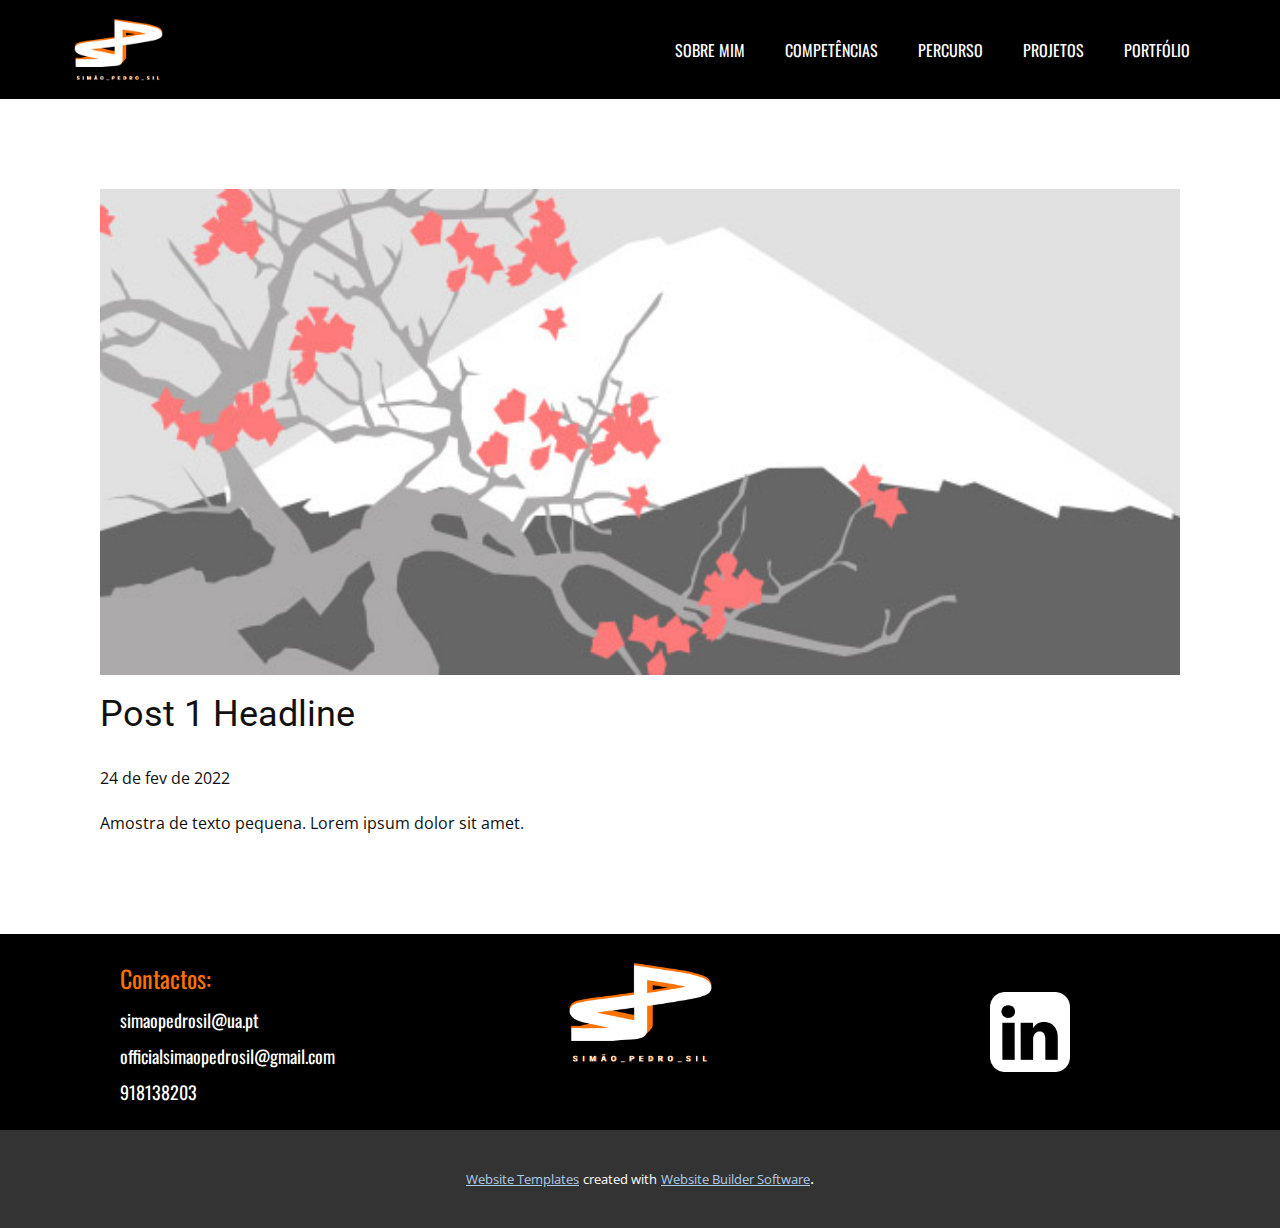
<file: blog/post.html>
<!doctype html>
<html style="font-size: 16px;"><head>
    <meta name="viewport" content="width=device-width, initial-scale=1.0">
    <meta charset="utf-8">
    <meta name="keywords" content="Post 1 Headline">
    <meta name="description" content="">
    <meta name="page_type" content="np-template-header-footer-from-plugin">
    <title>Post 1 Headline</title>
    <link rel="stylesheet" href="../nicepage.css" media="screen">
<link rel="stylesheet" href="../Post-Template.css" media="screen">
    <script class="u-script" type="text/javascript" src="../jquery.js" defer=""></script>
    <script class="u-script" type="text/javascript" src="../nicepage.js" defer=""></script>
    <meta name="generator" content="Nicepage 4.6.5, nicepage.com">
    <link id="u-theme-google-font" rel="stylesheet" href="https://fonts.googleapis.com/css?family=Roboto:100,100i,300,300i,400,400i,500,500i,700,700i,900,900i|Open+Sans:300,300i,400,400i,500,500i,600,600i,700,700i,800,800i">
    <link id="u-page-google-font" rel="stylesheet" href="https://fonts.googleapis.com/css?family=Oswald:200,300,400,500,600,700">
    
    
    <script type="application/ld+json">{
		"@context": "http://schema.org",
		"@type": "Organization",
		"name": "CV_2022",
		"logo": "images/ASSINATURA_ILUSTRAO1.jpg"
}</script>
    <meta name="theme-color" content="#478ac9">
  </head>
  <body class="u-body u-xl-mode"><header class="u-black u-clearfix u-header u-header" id="sec-56d4"><div class="u-clearfix u-sheet u-sheet-1">
        <img src="../images/ASSINATURA_ILUSTRAO.jpg" alt="" class="u-image u-image-default u-preserve-proportions u-image-1" data-image-width="2000" data-image-height="2000">
        <nav class="u-menu u-menu-dropdown u-offcanvas u-menu-1">
          <div class="menu-collapse u-custom-font u-font-oswald" style="font-size: 1rem; letter-spacing: 0px; font-weight: 400;">
            <a class="u-button-style u-custom-left-right-menu-spacing u-custom-padding-bottom u-custom-text-active-color u-custom-text-hover-color u-custom-top-bottom-menu-spacing u-nav-link u-text-active-palette-1-base u-text-hover-palette-2-base u-text-white" href="#" style="font-size: calc(1em + 20px);">
              <svg class="u-svg-link" viewBox="0 0 24 24"><use xmlns:xlink="http://www.w3.org/1999/xlink" xlink:href="#menu-hamburger"></use></svg>
              <svg class="u-svg-content" version="1.1" id="menu-hamburger" viewBox="0 0 16 16" x="0px" y="0px" xmlns:xlink="http://www.w3.org/1999/xlink" xmlns="http://www.w3.org/2000/svg"><g><rect y="1" width="16" height="2"></rect><rect y="7" width="16" height="2"></rect><rect y="13" width="16" height="2"></rect>
</g></svg>
            </a>
          </div>
          <div class="u-custom-menu u-nav-container">
            <ul class="u-custom-font u-font-oswald u-nav u-unstyled u-nav-1"><li class="u-nav-item"><a class="u-button-style u-nav-link u-text-active-custom-color-2 u-text-hover-custom-color-2" href="../SOBRE-MIM.html" style="padding: 10px 20px;">SOBRE MIM</a>
</li><li class="u-nav-item"><a class="u-button-style u-nav-link u-text-active-custom-color-2 u-text-hover-custom-color-2" href="../COMPETÊNCIAS.html" style="padding: 10px 20px;">COMPETÊNCIAS</a>
</li><li class="u-nav-item"><a class="u-button-style u-nav-link u-text-active-custom-color-2 u-text-hover-custom-color-2" href="../PERCURSO.html" style="padding: 10px 20px;">PERCURSO</a>
</li><li class="u-nav-item"><a class="u-button-style u-nav-link u-text-active-custom-color-2 u-text-hover-custom-color-2" href="../PROJETOS.html" style="padding: 10px 20px;">PROJETOS</a>
</li><li class="u-nav-item"><a class="u-button-style u-nav-link u-text-active-custom-color-2 u-text-hover-custom-color-2" href="../PORTFÓLIO.html" style="padding: 10px 20px;">PORTFÓLIO</a>
</li></ul>
          </div>
          <div class="u-custom-menu u-nav-container-collapse">
            <div class="u-black u-container-style u-inner-container-layout u-opacity u-opacity-65 u-sidenav">
              <div class="u-inner-container-layout u-sidenav-overflow">
                <div class="u-menu-close"></div>
                <ul class="u-align-center u-custom-font u-font-oswald u-nav u-popupmenu-items u-spacing-0 u-text-active-custom-color-2 u-text-hover-custom-color-2 u-unstyled u-nav-2"><li class="u-nav-item"><a class="u-button-style u-nav-link" href="../SOBRE-MIM.html" style="padding: 10px 20px;">SOBRE MIM</a>
</li><li class="u-nav-item"><a class="u-button-style u-nav-link" href="../COMPETÊNCIAS.html" style="padding: 10px 20px;">COMPETÊNCIAS</a>
</li><li class="u-nav-item"><a class="u-button-style u-nav-link" href="../PERCURSO.html" style="padding: 10px 20px;">PERCURSO</a>
</li><li class="u-nav-item"><a class="u-button-style u-nav-link" href="../PROJETOS.html" style="padding: 10px 20px;">PROJETOS</a>
</li><li class="u-nav-item"><a class="u-button-style u-nav-link" href="../PORTFÓLIO.html" style="padding: 10px 20px;">PORTFÓLIO</a>
</li></ul>
              </div>
            </div>
            <div class="u-custom-color-2 u-menu-overlay u-opacity u-opacity-65"></div>
          </div>
        </nav>
      </div></header>
    <section class="u-align-center u-clearfix u-section-1" id="sec-10f6">
      <div class="u-clearfix u-sheet u-valign-middle-md u-valign-middle-sm u-valign-middle-xs u-sheet-1"><!--post_details--><!--post_details_options_json--><!--{"source":""}--><!--/post_details_options_json--><!--blog_post-->
        <div class="u-container-style u-expanded-width u-post-details u-post-details-1">
          <div class="u-container-layout u-valign-middle u-container-layout-1"><!--blog_post_image-->
            <img alt="" class="u-blog-control u-expanded-width u-image u-image-default u-image-1" src="[data-uri]"><!--/blog_post_image--><!--blog_post_header-->
            <h2 class="u-blog-control u-text u-text-1">Post 1 Headline</h2><!--/blog_post_header--><!--blog_post_metadata-->
            <div class="u-blog-control u-metadata u-metadata-1"><!--blog_post_metadata_date-->
              <span class="u-meta-date u-meta-icon">24 de fev de 2022</span><!--/blog_post_metadata_date--><!--blog_post_metadata_category-->
              <!--/blog_post_metadata_category--><!--blog_post_metadata_comments-->
              <!--/blog_post_metadata_comments-->
            </div><!--/blog_post_metadata--><!--blog_post_content-->
            <div class="u-align-justify u-blog-control u-post-content u-text u-text-2 fr-view">
  Amostra de texto pequena. Lorem ipsum dolor sit amet.
  </div><!--/blog_post_content-->
          </div>
        </div><!--/blog_post--><!--/post_details-->
      </div>
    </section>
    
    
    <footer class="u-align-center u-black u-clearfix u-footer u-footer" id="sec-38b0"><div class="u-align-left u-clearfix u-sheet u-sheet-1">
        <div class="u-clearfix u-expanded-width u-gutter-30 u-layout-wrap u-layout-wrap-1">
          <div class="u-gutter-0 u-layout">
            <div class="u-layout-row">
              <div class="u-align-center-sm u-align-center-xs u-align-left-md u-align-left-xl u-container-style u-layout-cell u-left-cell u-size-20 u-size-20-md u-layout-cell-1">
                <div class="u-container-layout u-valign-middle-xl u-container-layout-1"><!--position-->
                  <div data-position="" class="u-position u-position-1"><!--block-->
                    <div class="u-block">
                      <div class="u-block-container u-clearfix"><!--block_header-->
                        <h5 class="u-block-header u-custom-font u-font-oswald u-text u-text-custom-color-2 u-text-1"><!--block_header_content-->Contactos:<!--/block_header_content--></h5><!--/block_header--><!--block_content-->
                        <div class="u-block-content u-custom-font u-font-oswald u-text u-text-2"><!--block_content_content-->simaopedrosil@ua.pt<br>officialsimaopedrosil@gmail.com<br>918138203<!--/block_content_content-->
                        </div><!--/block_content-->
                      </div>
                    </div><!--/block-->
                  </div><!--/position-->
                </div>
              </div>
              <div class="u-align-center-sm u-align-right-md u-container-style u-layout-cell u-size-20 u-size-20-md u-layout-cell-2">
                <div class="u-container-layout u-valign-bottom-lg u-valign-bottom-md u-container-layout-2">
                  <a href="../2874910516#sec-8cf0" class="u-image u-logo u-image-1" data-image-width="2000" data-image-height="2000" title="logo">
                    <img src="../images/ASSINATURA_ILUSTRAO1.jpg" class="u-logo-image u-logo-image-1" data-image-width="162.4">
                  </a>
                </div>
              </div>
              <div class="u-align-center-sm u-align-center-xs u-align-left-lg u-align-left-md u-align-left-xl u-container-style u-layout-cell u-right-cell u-size-20 u-size-20-md u-layout-cell-3">
                <div class="u-container-layout u-valign-middle u-container-layout-3">
                  <img src="../images/linkedin-icon-18-256.png" alt="" class="u-image u-image-default u-preserve-proportions u-image-2" data-image-width="256" data-image-height="256" data-href="https://www.linkedin.com/in/sim%C3%A3o-pedro-sil/" data-target="_blank">
                </div>
              </div>
            </div>
          </div>
        </div>
      </div></footer>
    <section class="u-backlink u-clearfix u-grey-80">
      <a class="u-link" href="https://nicepage.com/website-templates" target="_blank">
        <span>Website Templates</span>
      </a>
      <p class="u-text">
        <span>created with</span>
      </p>
      <a class="u-link" href="" target="_blank">
        <span>Website Builder Software</span>
      </a>. 
    </section>
  
</body></html>
</file>
